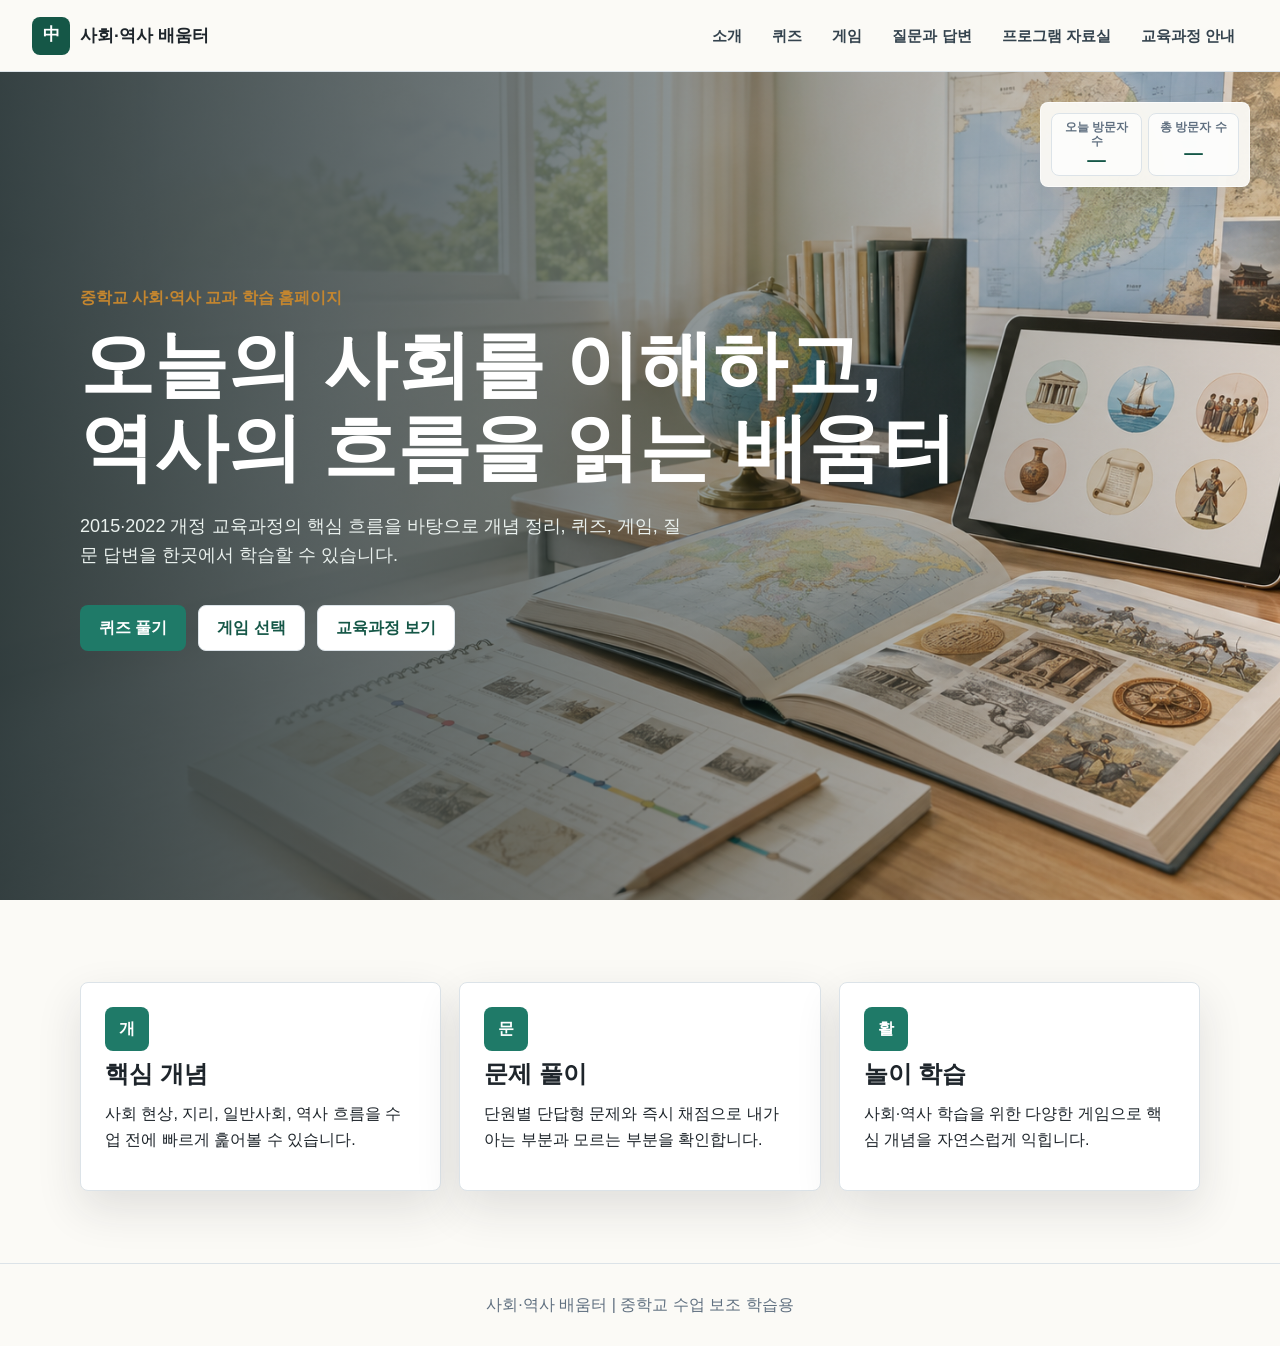
<file: index.html>
<!doctype html>
<html lang="ko">
<head>
  <meta charset="utf-8">
  <meta name="viewport" content="width=device-width, initial-scale=1">
  <title>사회·역사 배움터</title>
  <link rel="icon" href="/favicon.ico">
  <link rel="icon" type="image/svg+xml" href="/favicon.svg">
  <link rel="icon" type="image/png" sizes="32x32" href="/icons/favicon-32.png">
  <link rel="icon" type="image/png" sizes="16x16" href="/icons/favicon-16.png">
  <link rel="apple-touch-icon" sizes="180x180" href="/icons/apple-touch-icon.png">
  <link rel="manifest" href="/site.webmanifest">
  <meta name="theme-color" content="#0f2f4a">
  <link rel="stylesheet" href="style.css?v=visitor-loader-2026-07-10-01">
  <script defer src="qna-config.js?v=connection-2026-10-06"></script>
  <script defer src="script.js?v=connection-2026-10-06"></script>
</head>
<body>
  <header class="site-header">
    <a class="brand" href="index.html" aria-label="사회·역사 배움터 홈">
      <span class="brand-mark">中</span>
      <span>사회·역사 배움터</span>
    </a>
    <button class="menu-button" type="button" aria-label="메뉴 열기" aria-expanded="false">☰</button>
    <nav class="site-nav" aria-label="주요 메뉴">
      <a href="intro.html">소개</a>
      <a href="quiz.html">퀴즈</a>
      <a href="game.html">게임</a>
      <a href="qna.html">질문과 답변</a>
      <a href="programs.html">프로그램 자료실</a>
      <a href="curriculum.html">교육과정 안내</a>
    </nav>
  </header>

  <main>
    <section class="hero">
      <img src="assets/social-history-hero.png" alt="사회와 역사 학습 자료가 놓인 교실 책상">
      <div class="hero-overlay">
        <p class="eyebrow">중학교 사회·역사 교과 학습 홈페이지</p>
        <h1>
          <span class="hero-title-line">오늘의 사회를 이해하고,</span>
          <span class="hero-title-line">역사의 흐름을 읽는 배움터</span>
        </h1>
        <p>2015·2022 개정 교육과정의 핵심 흐름을 바탕으로 개념 정리, 퀴즈, 게임, 질문 답변을 한곳에서 학습할 수 있습니다.</p>
        <div class="hero-actions">
          <a class="button primary" href="quiz.html">퀴즈 풀기</a>
          <a class="button secondary" href="game.html">게임 선택</a>
          <a class="button secondary" href="curriculum.html">교육과정 보기</a>
        </div>
      </div>
      <aside class="visitor-counter" id="visitorCounter" aria-label="방문자 카운터">
        <dl class="visitor-count-list">
          <div>
            <dt>오늘 방문자 수</dt>
            <dd aria-busy="true">
              <span class="visitor-count-value is-loading" id="today-count" data-visitor-today role="status" aria-label="오늘 방문자 수 불러오는 중"></span>
              <span class="visitor-count-unit">명</span>
            </dd>
          </div>
          <div>
            <dt>총 방문자 수</dt>
            <dd aria-busy="true">
              <span class="visitor-count-value is-loading" id="total-count" data-visitor-total role="status" aria-label="총 방문자 수 불러오는 중"></span>
              <span class="visitor-count-unit">명</span>
            </dd>
          </div>
        </dl>
      </aside>
    </section>

    <section class="section preview-grid" aria-label="주요 학습 기능">
      <article class="feature-card">
        <span class="feature-icon">개</span>
        <h2>핵심 개념</h2>
        <p>사회 현상, 지리, 일반사회, 역사 흐름을 수업 전에 빠르게 훑어볼 수 있습니다.</p>
      </article>
      <article class="feature-card">
        <span class="feature-icon">문</span>
        <h2>문제 풀이</h2>
        <p>단원별 단답형 문제와 즉시 채점으로 내가 아는 부분과 모르는 부분을 확인합니다.</p>
      </article>
      <article class="feature-card">
        <span class="feature-icon">활</span>
        <h2>놀이 학습</h2>
        <p>사회·역사 학습을 위한 다양한 게임으로 핵심 개념을 자연스럽게 익힙니다.</p>
      </article>
    </section>

  </main>

  <footer class="site-footer">
    <p>사회·역사 배움터 | 중학교 수업 보조 학습용</p>
  </footer>
</body>
</html>
</file>
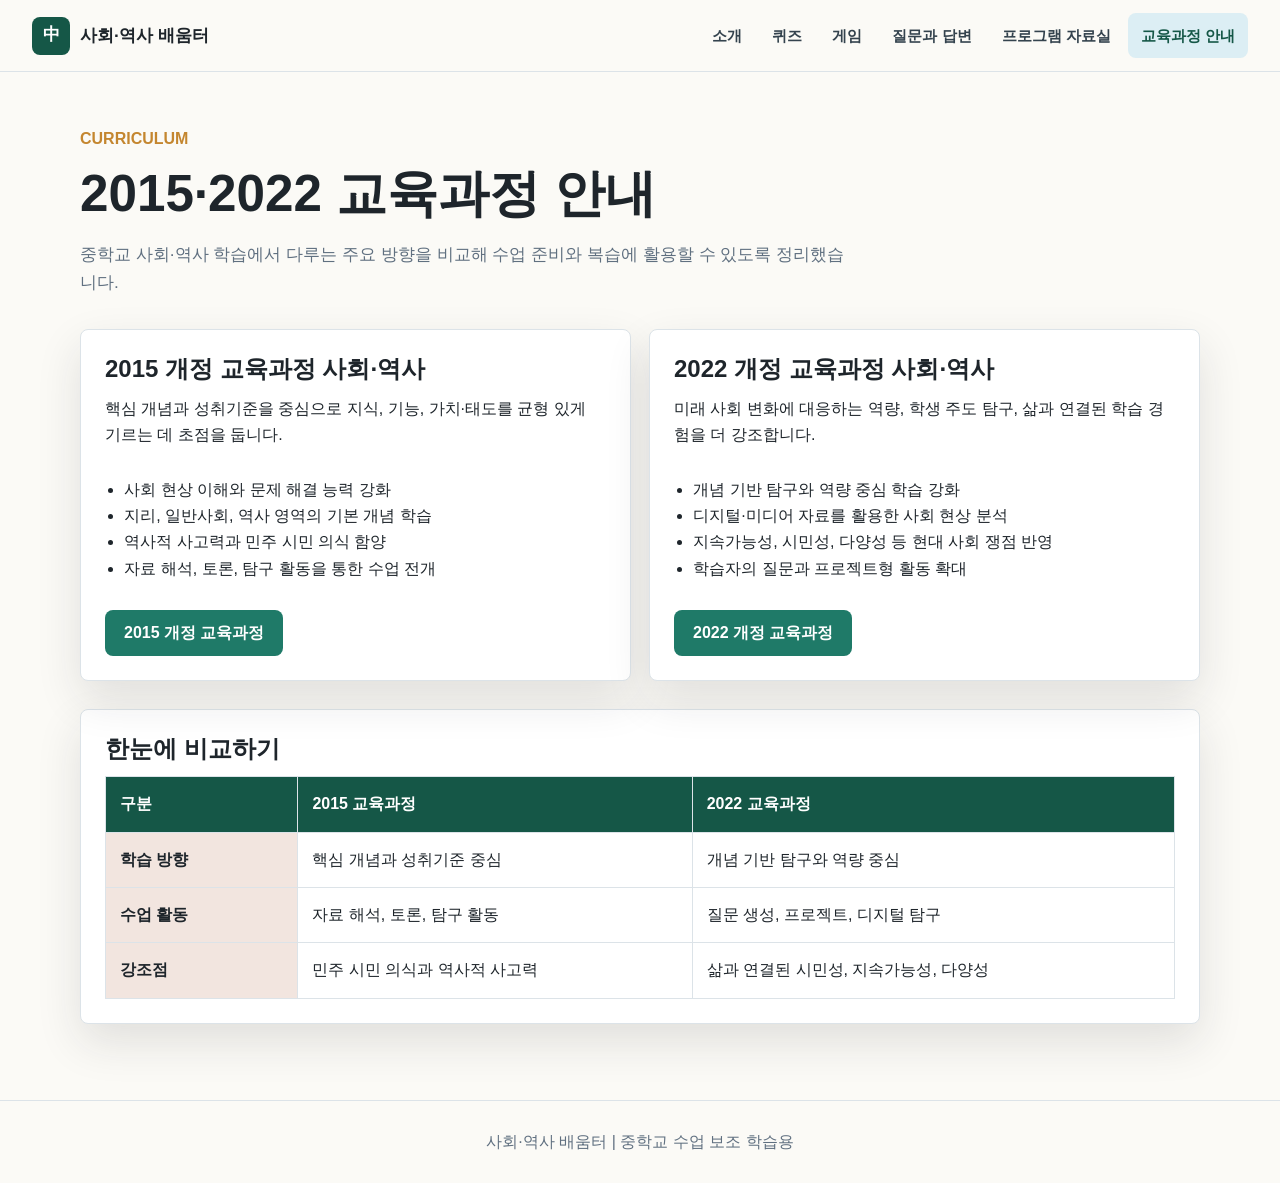
<file: curriculum.html>
<!doctype html>
<html lang="ko">
<head>
  <meta charset="utf-8">
  <meta name="viewport" content="width=device-width, initial-scale=1">
  <title>교육과정 안내 | 사회·역사 배움터</title>
  <link rel="icon" href="/favicon.ico">
  <link rel="icon" type="image/svg+xml" href="/favicon.svg">
  <link rel="icon" type="image/png" sizes="32x32" href="/icons/favicon-32.png">
  <link rel="icon" type="image/png" sizes="16x16" href="/icons/favicon-16.png">
  <link rel="apple-touch-icon" sizes="180x180" href="/icons/apple-touch-icon.png">
  <link rel="manifest" href="/site.webmanifest">
  <meta name="theme-color" content="#0f2f4a">
  <link rel="stylesheet" href="style.css?v=internal-fix-2026-07-10-02">
  <script defer src="script.js?v=connection-2026-10-06"></script>
</head>
<body>
  <header class="site-header">
    <a class="brand" href="index.html"><span class="brand-mark">中</span><span>사회·역사 배움터</span></a>
    <button class="menu-button" type="button" aria-label="메뉴 열기" aria-expanded="false">☰</button>
    <nav class="site-nav" aria-label="주요 메뉴">
      <a href="intro.html">소개</a>
      <a href="quiz.html">퀴즈</a>
      <a href="game.html">게임</a>
      <a href="qna.html">질문과 답변</a>
      <a href="programs.html">프로그램 자료실</a>
      <a href="curriculum.html">교육과정 안내</a>
    </nav>
  </header>

  <main class="page" data-curriculum-page>
    <section class="page-heading">
      <p class="eyebrow">Curriculum</p>
      <h1>2015·2022 교육과정 안내</h1>
      <p>중학교 사회·역사 학습에서 다루는 주요 방향을 비교해 수업 준비와 복습에 활용할 수 있도록 정리했습니다.</p>
    </section>

    <section class="section curriculum-grid" id="curriculum-overview" aria-label="교육과정 선택">
      <article class="curriculum-card">
        <h2>2015 개정 교육과정 사회·역사</h2>
        <p>핵심 개념과 성취기준을 중심으로 지식, 기능, 가치·태도를 균형 있게 기르는 데 초점을 둡니다.</p>
        <ul>
          <li>사회 현상 이해와 문제 해결 능력 강화</li>
          <li>지리, 일반사회, 역사 영역의 기본 개념 학습</li>
          <li>역사적 사고력과 민주 시민 의식 함양</li>
          <li>자료 해석, 토론, 탐구 활동을 통한 수업 전개</li>
        </ul>
        <div class="curriculum-card-actions">
          <a class="button primary" href="#curriculum-2015" data-curriculum-select="2015" aria-controls="curriculum-detail">2015 개정 교육과정</a>
        </div>
      </article>
      <article class="curriculum-card">
        <h2>2022 개정 교육과정 사회·역사</h2>
        <p>미래 사회 변화에 대응하는 역량, 학생 주도 탐구, 삶과 연결된 학습 경험을 더 강조합니다.</p>
        <ul>
          <li>개념 기반 탐구와 역량 중심 학습 강화</li>
          <li>디지털·미디어 자료를 활용한 사회 현상 분석</li>
          <li>지속가능성, 시민성, 다양성 등 현대 사회 쟁점 반영</li>
          <li>학습자의 질문과 프로젝트형 활동 확대</li>
        </ul>
        <div class="curriculum-card-actions">
          <a class="button primary" href="#curriculum-2022" data-curriculum-select="2022" aria-controls="curriculum-detail">2022 개정 교육과정</a>
        </div>
      </article>
    </section>

    <section class="section comparison-table" aria-label="교육과정 비교표">
      <h2>한눈에 비교하기</h2>
      <table>
        <thead>
          <tr>
            <th>구분</th>
            <th>2015 교육과정</th>
            <th>2022 교육과정</th>
          </tr>
        </thead>
        <tbody>
          <tr>
            <th>학습 방향</th>
            <td>핵심 개념과 성취기준 중심</td>
            <td>개념 기반 탐구와 역량 중심</td>
          </tr>
          <tr>
            <th>수업 활동</th>
            <td>자료 해석, 토론, 탐구 활동</td>
            <td>질문 생성, 프로젝트, 디지털 탐구</td>
          </tr>
          <tr>
            <th>강조점</th>
            <td>민주 시민 의식과 역사적 사고력</td>
            <td>삶과 연결된 시민성, 지속가능성, 다양성</td>
          </tr>
        </tbody>
      </table>
    </section>

    <section class="section curriculum-detail" id="curriculum-detail" tabindex="-1" aria-live="polite">
      <article class="curriculum-detail-article" id="curriculum-2015" data-curriculum-detail="2015">
        <div class="curriculum-detail-top">
          <div>
            <p class="eyebrow">2015 Curriculum</p>
            <h2>2015 개정 교육과정 중학교 사회·역사 요약</h2>
          </div>
          <a class="button secondary" href="#curriculum-overview" data-curriculum-back>교육과정 안내로 돌아가기</a>
        </div>

        <section class="curriculum-content-section" aria-labelledby="curriculum-2015-intro">
          <h3 id="curriculum-2015-intro">교육과정 소개</h3>
          <p>2015 개정 중학교 사회·역사는 민주 시민의 자질을 기르기 위해 사회현상과 역사적 변화를 체계적으로 이해하도록 구성되어 있습니다. 사회 영역에서는 정치, 법, 경제, 사회·문화, 지리를 통해 현대 사회의 구조와 문제를 탐구하고, 역사 영역에서는 한국사와 세계사의 주요 흐름을 비교하며 과거와 현재의 관계를 파악합니다.</p>
          <p>사회과는 사회현상 이해와 민주 시민의 자질, 자료 조사·분석, 합리적 의사 결정과 사회 참여를 중학교 학습의 중심에 둡니다.</p>
        </section>

        <section class="curriculum-content-section" aria-labelledby="curriculum-2015-social">
          <h3 id="curriculum-2015-social">사회 영역 요약</h3>
          <p>정치, 법, 경제, 사회·문화, 지리 영역의 기본 개념을 익히고 자료 해석과 탐구 활동을 통해 사회 문제를 이해하도록 구성되어 있습니다.</p>
          <div class="table-scroll">
            <table>
              <caption>2015 개정 중학교 사회 내용 체계</caption>
              <thead>
                <tr>
                  <th scope="col">영역</th>
                  <th scope="col">중학교 핵심 내용 요소</th>
                  <th scope="col">학습 요약</th>
                </tr>
              </thead>
              <tbody>
                <tr>
                  <th scope="row">정치</th>
                  <td>정치, 민주주의, 정부 형태, 지방 자치 제도, 정치 과정, 정치 주체, 선거, 시민 참여, 국제 사회, 외교, 국가 간 갈등</td>
                  <td>민주주의가 헌법과 정치 제도를 통해 실현되며 시민 참여가 정치 과정의 핵심임을 이해합니다. 지방 자치와 선거, 국제 사회의 협력과 갈등을 함께 파악합니다.</td>
                </tr>
                <tr>
                  <th scope="row">법</th>
                  <td>인권, 헌법, 기본권, 국가기관의 구성과 조직, 법의 역할, 법의 구분, 재판</td>
                  <td>헌법과 법이 기본권 보장, 국가기관 운영, 사회 질서 유지와 정의 실현에 어떤 역할을 하는지 이해합니다.</td>
                </tr>
                <tr>
                  <th scope="row">경제</th>
                  <td>희소성, 경제 체제, 기업의 역할, 자산 관리, 신용 관리, 시장, 수요·공급, 시장 가격, 국내 총생산, 물가 상승, 실업, 국제 거래, 환율</td>
                  <td>희소성에 따른 선택, 시장 가격의 결정, 국민 경제와 세계 경제의 기본 원리를 학습합니다. 합리적 소비와 금융 생활의 기초도 다룹니다.</td>
                </tr>
                <tr>
                  <th scope="row">사회·문화</th>
                  <td>사회화, 사회적 지위와 역할, 역할 갈등, 사회집단, 문화, 문화 이해 태도, 대중매체, 대중문화, 사회 불평등, 사회문제, 사회 변동, 한국 사회의 변동</td>
                  <td>개인과 사회의 관계, 문화 다양성, 대중문화, 사회 불평등과 사회문제, 현대 사회 변화의 특징을 이해합니다.</td>
                </tr>
                <tr>
                  <th scope="row">지리 인식·장소·지역</th>
                  <td>위치와 인간 생활, 지도 읽기, 지리 정보, 지리 정보 기술, 세계화와 지역화, 지역 간 상호작용</td>
                  <td>위치와 영역, 장소감, 지역성, 공간 자료 활용을 통해 세계와 우리나라의 지역을 이해합니다.</td>
                </tr>
                <tr>
                  <th scope="row">자연환경과 인간 생활</th>
                  <td>기후 지역, 열대 우림·온대 기후 지역, 산지·해안 지형, 자연재해와 인간 생활, 기후 환경 극복</td>
                  <td>기후와 지형이 인간 생활에 미치는 영향을 파악하고 자연재해와 환경 적응 방식을 이해합니다.</td>
                </tr>
                <tr>
                  <th scope="row">인문환경과 인간 생활</th>
                  <td>인구 분포·이동·문제, 도시 특성·도시화·도시 구조, 농업·공업·서비스업 입지, 자원의 편재성, 문화권, 문화 공존과 갈등</td>
                  <td>인구, 도시, 산업, 자원, 문화의 공간적 차이를 비교하고 지역 변화와 문제를 탐구합니다.</td>
                </tr>
                <tr>
                  <th scope="row">지속가능한 세계</th>
                  <td>지역 불균형, 지구환경문제, 지역 환경문제, 환경 의식, 지속가능한 발전, 개발과 보존의 조화, 인류 공존을 위한 노력</td>
                  <td>지역 간 불균등과 환경 문제를 이해하고 지속가능한 발전과 공존을 위한 해결 방안을 탐구합니다.</td>
                </tr>
              </tbody>
            </table>
          </div>
        </section>

        <section class="curriculum-content-section" aria-labelledby="curriculum-2015-history">
          <h3 id="curriculum-2015-history">역사 영역 요약</h3>
          <p>세계사의 큰 흐름과 한국사의 주요 변화를 함께 살피며, 시대별 변화가 현재 사회와 어떻게 이어지는지 이해하도록 구성되어 있습니다.</p>
          <div class="table-scroll">
            <table>
              <caption>2015 개정 중학교 역사 내용 체계</caption>
              <thead>
                <tr>
                  <th scope="col">영역/대주제</th>
                  <th scope="col">중학교 핵심 내용</th>
                  <th scope="col">학습 요약</th>
                </tr>
              </thead>
              <tbody>
                <tr>
                  <th scope="row">문명의 발생과 고대 세계의 형성</th>
                  <td>역사의 의미와 역사 학습의 목적, 세계의 선사 문화, 고대 문명, 고대 제국의 특성</td>
                  <td>인류의 출현에서 고대 문명과 제국 형성까지의 흐름을 이해합니다.</td>
                </tr>
                <tr>
                  <th scope="row">세계 종교의 확산과 지역 문화의 형성</th>
                  <td>불교·힌두교 문화, 동아시아 문화, 이슬람 문화, 크리스트교 문화</td>
                  <td>세계 종교가 지역 문화 형성과 교류에 미친 영향을 파악합니다.</td>
                </tr>
                <tr>
                  <th scope="row">지역 세계의 교류와 변화</th>
                  <td>몽골 제국과 문화 교류, 동아시아 질서 변화, 서아시아·북아프리카 질서 변화, 신항로 개척</td>
                  <td>지역 세계가 교류·전쟁·무역을 통해 변화한 과정을 이해합니다.</td>
                </tr>
                <tr>
                  <th scope="row">제국주의 침략과 국민 국가 건설 운동</th>
                  <td>국민 국가 체제, 산업화와 제국주의, 서아시아·인도·동아시아의 국민 국가 건설 운동</td>
                  <td>산업화와 제국주의의 확산, 각 지역의 저항과 개혁을 파악합니다.</td>
                </tr>
                <tr>
                  <th scope="row">세계 대전과 사회 변동</th>
                  <td>두 차례 세계 대전, 국제 질서 변화, 민주주의 확산, 인권 회복과 평화 확산</td>
                  <td>세계 대전이 정치·사회·국제 질서에 가져온 변화를 이해합니다.</td>
                </tr>
                <tr>
                  <th scope="row">현대 세계의 전개와 과제</th>
                  <td>냉전과 탈냉전, 제3세계, 세계화, 경제 통합, 탈권위주의 운동, 대중문화, 현대 세계 문제</td>
                  <td>현대 세계의 변화와 오늘날의 과제를 역사적으로 바라봅니다.</td>
                </tr>
                <tr>
                  <th scope="row">선사 문화와 고대 국가의 형성</th>
                  <td>선사 문화, 고조선, 여러 나라의 성장, 삼국의 성립과 발전, 삼국의 문화와 대외 교류</td>
                  <td>한국 고대 국가의 형성과 발전, 대외 교류를 이해합니다.</td>
                </tr>
                <tr>
                  <th scope="row">남북국 시대의 전개</th>
                  <td>신라의 삼국 통일, 통일신라의 발전, 발해의 건국과 발전, 남북국의 문화</td>
                  <td>통일신라와 발해를 남북국의 관점에서 비교합니다.</td>
                </tr>
                <tr>
                  <th scope="row">고려의 성립과 변천</th>
                  <td>고려의 건국, 통치 체제, 대외 관계, 몽골 간섭, 개혁, 고려 문화</td>
                  <td>고려 사회의 정치 변화와 문화적 특징을 파악합니다.</td>
                </tr>
                <tr>
                  <th scope="row">조선의 성립과 발전</th>
                  <td>조선의 건국, 유교 정치, 통치 체제, 사림, 문화 발달, 왜란과 호란</td>
                  <td>조선 전기의 국가 운영과 전쟁 이후 변화를 이해합니다.</td>
                </tr>
                <tr>
                  <th scope="row">조선 사회의 변동</th>
                  <td>조선 후기 정치 변동, 사회·경제 변화, 농민 봉기, 실학과 예술, 생활 문화 변화</td>
                  <td>조선 후기 변화가 근대 사회로 이어지는 배경을 파악합니다.</td>
                </tr>
                <tr>
                  <th scope="row">근·현대 사회의 전개</th>
                  <td>개항, 근대 개혁, 일제 침략과 독립운동, 대한민국 정부 수립, 6·25 전쟁, 산업화와 민주화, 평화 통일</td>
                  <td>근현대사의 주요 흐름을 현재 한국 사회와 연결해 이해합니다.</td>
                </tr>
              </tbody>
            </table>
          </div>
        </section>

        <section class="curriculum-content-section" aria-labelledby="curriculum-2015-points">
          <h3 id="curriculum-2015-points">학습 포인트</h3>
          <ul class="check-list">
            <li>핵심 개념과 성취기준을 기준으로 단원별 주요 용어를 먼저 정리합니다.</li>
            <li>지도, 통계, 사료 등 자료를 읽고 근거를 들어 설명하는 연습이 중요합니다.</li>
            <li>정치·법·경제·사회문화·지리·역사의 개념을 실제 사회 문제와 연결해 봅니다.</li>
            <li>한국사와 세계사의 흐름을 비교하며 시대 변화의 원인과 결과를 파악합니다.</li>
          </ul>
        </section>

        <section class="curriculum-content-section" aria-labelledby="curriculum-2015-feature">
          <h3 id="curriculum-2015-feature">2015 개정의 특징</h3>
          <p class="curriculum-feature-note">2015 개정 교육과정은 핵심 개념과 성취기준을 중심으로 사회현상 이해, 역사적 사고력, 민주 시민 의식, 자료 해석 활동을 균형 있게 다루는 흐름이 강합니다.</p>
          <p class="source-note">출처: 교육부 고시 제2018-162호 [별책 7] 사회과 교육과정(교육부 고시 제2015-74호의 일부개정), 공통 교육과정 사회·역사 부분 요약.</p>
        </section>
      </article>

      <article class="curriculum-detail-article" id="curriculum-2022" data-curriculum-detail="2022">
        <div class="curriculum-detail-top">
          <div>
            <p class="eyebrow">2022 Curriculum</p>
            <h2>2022 개정 교육과정 중학교 사회·역사 요약</h2>
          </div>
          <a class="button secondary" href="#curriculum-overview" data-curriculum-back>교육과정 안내로 돌아가기</a>
        </div>

        <section class="curriculum-content-section" aria-labelledby="curriculum-2022-intro">
          <h3 id="curriculum-2022-intro">교육과정 소개</h3>
          <p>2022 개정 중학교 사회·역사는 지식 암기보다 탐구와 실천을 강조합니다. 사회 영역에서는 지리, 정치, 법, 경제, 사회·문화, 역사 관련 내용을 통해 현재 사회의 문제를 분석하고 시민으로 참여하는 능력을 기르며, 역사 영역에서는 한국사와 세계사를 통합적으로 살피고 역사 자료를 바탕으로 현재의 문제를 성찰합니다.</p>
          <p>사회과는 핵심 아이디어와 지식·이해, 과정·기능, 가치·태도를 중심으로 민주시민, 생태전환, 지속가능한 삶을 강조합니다.</p>
        </section>

        <section class="curriculum-content-section" aria-labelledby="curriculum-2022-social">
          <h3 id="curriculum-2022-social">사회 영역 요약</h3>
          <p>지역과 생활, 사회 제도, 경제생활, 문화와 사회 변동을 현재의 문제 해결과 연결하고, 학생의 질문과 탐구 활동을 통해 학습하도록 구성되어 있습니다.</p>
          <div class="table-scroll">
            <table>
              <caption>2022 개정 중학교 사회 내용 체계</caption>
              <thead>
                <tr>
                  <th scope="col">영역</th>
                  <th scope="col">중학교 핵심 내용 요소</th>
                  <th scope="col">학습 요약</th>
                </tr>
              </thead>
              <tbody>
                <tr>
                  <th scope="row">지리 인식</th>
                  <td>우리나라 행정구역과 주요 도시, 세계 속 우리나라의 위치와 영역, 세계 각 지역의 국가와 주요 도시, 장소감과 장소성, 지역 간 연계와 상호작용, 지역의 문제와 발전 전망, 지리 정보와 지리적 시각화</td>
                  <td>지도와 지리정보기술을 활용하여 위치, 장소, 지역을 파악하고 지역 문제를 분석합니다.</td>
                </tr>
                <tr>
                  <th scope="row">자연환경과 인간생활</th>
                  <td>우리나라의 계절별·지역별 기후 특성과 변화, 세계 각 지역의 기후 특성, 주요 지형의 위치와 특성, 자연재해, 기후변화 대응 노력</td>
                  <td>기후·지형·자연재해가 인간 생활에 미치는 영향을 이해하고 기후변화 대응과 환경 보호 실천을 다룹니다.</td>
                </tr>
                <tr>
                  <th scope="row">인문환경과 인간생활</th>
                  <td>지역별 인구 특징, 종교·문화경관과 생활양식, 문화 다양성과 문화 혼종성, 다양한 유형의 도시와 공간 구조, 산업 변화와 당면 과제, 자원 안보, 초국적 기업, 교통 발달과 지역 변화</td>
                  <td>인구, 문화, 도시, 산업, 자원, 교통의 변화가 지역과 생활에 미치는 영향을 탐구합니다.</td>
                </tr>
                <tr>
                  <th scope="row">지속가능한 세계</th>
                  <td>지역 간 불균등, 갈등과 분쟁, 지구환경 문제, 지속가능한 발전, 국제 협력과 연대, 평화와 공존</td>
                  <td>공간적 불균등과 환경 문제를 이해하고 지속가능한 미래를 위한 협력과 실천 방안을 모색합니다.</td>
                </tr>
                <tr>
                  <th scope="row">정치</th>
                  <td>민주주의, 정치 과정, 정치 주체, 선거, 시민 참여, 지방 자치, 국제 사회와 외교</td>
                  <td>민주주의의 원리와 정치 참여의 의미를 이해하고, 지역·국가·세계 수준의 정치 문제를 분석합니다.</td>
                </tr>
                <tr>
                  <th scope="row">법</th>
                  <td>인권, 헌법, 기본권, 국가기관, 법의 역할, 재판, 사회 질서와 정의</td>
                  <td>헌법과 법이 시민의 권리 보장과 공동체 질서 유지에 어떤 역할을 하는지 학습합니다.</td>
                </tr>
                <tr>
                  <th scope="row">경제</th>
                  <td>희소성, 합리적 선택, 시장과 가격, 경제 주체, 국민 경제, 물가·실업, 국제 거래, 금융 생활</td>
                  <td>경제생활의 기본 원리를 이해하고 시장과 국가 경제, 세계 경제 및 금융 생활을 생활 문제와 연결합니다.</td>
                </tr>
                <tr>
                  <th scope="row">사회·문화</th>
                  <td>사회화, 지위와 역할, 사회집단, 문화 이해, 대중문화, 문화 다양성, 사회 불평등, 사회문제, 사회 변동</td>
                  <td>개인과 사회의 관계, 문화 다양성, 불평등과 사회 변동을 탐구하고 민주적 해결 태도를 기릅니다.</td>
                </tr>
                <tr>
                  <th scope="row">역사 일반·지역사·한국사</th>
                  <td>역사의 의미, 지역의 역사, 시대별 생활 모습, 한국사의 주요 흐름</td>
                  <td>역사 자료를 통해 지역과 시대에 따라 달라진 사람들의 생활 모습을 이해하고 현재의 삶을 성찰합니다.</td>
                </tr>
              </tbody>
            </table>
          </div>
        </section>

        <section class="curriculum-content-section" aria-labelledby="curriculum-2022-history">
          <h3 id="curriculum-2022-history">역사 영역 요약</h3>
          <p>역사를 자료에 근거해 해석하고 설명하는 탐구 과정으로 다루며, 세계사와 한국사의 흐름을 현재의 과제와 연결해 성찰하도록 구성되어 있습니다.</p>
          <div class="table-scroll">
            <table>
              <caption>2022 개정 중학교 역사 내용 체계</caption>
              <thead>
                <tr>
                  <th scope="col">영역/대주제</th>
                  <th scope="col">중학교 핵심 내용</th>
                  <th scope="col">학습 요약</th>
                </tr>
              </thead>
              <tbody>
                <tr>
                  <th scope="row">역사 학습의 기초</th>
                  <td>역사 학습의 의미, 역사 자료의 성격, 역사 탐구 방법, 역사적 관점과 해석</td>
                  <td>역사가 과거 사실의 암기가 아니라 자료를 근거로 해석하고 설명하는 탐구 과정임을 이해합니다.</td>
                </tr>
                <tr>
                  <th scope="row">문명의 발생과 고대 세계의 형성</th>
                  <td>선사 문화, 문명의 발생, 고대 세계의 형성, 고대 사회의 특징</td>
                  <td>인류의 출현과 문명 발생, 고대 사회의 형성 과정을 세계사와 한국사의 기초로 파악합니다.</td>
                </tr>
                <tr>
                  <th scope="row">세계 종교의 확산과 지역 문화의 발전</th>
                  <td>불교, 힌두교, 이슬람교, 크리스트교 등 세계 종교의 확산과 지역 문화 형성</td>
                  <td>종교와 사상이 지역 문화의 형성과 교류에 미친 영향을 이해합니다.</td>
                </tr>
                <tr>
                  <th scope="row">지역 세계의 교류와 변화</th>
                  <td>지역 세계 간 교류, 몽골 제국, 동서 교류, 지역 질서 변화</td>
                  <td>교류와 갈등을 통해 각 지역 세계가 변화한 과정을 파악합니다.</td>
                </tr>
                <tr>
                  <th scope="row">제국주의와 국민 국가 건설 운동</th>
                  <td>산업화, 제국주의, 국민 국가 형성, 각 지역의 저항과 개혁 운동</td>
                  <td>제국주의의 확산과 그에 대응한 국민 국가 건설 운동을 이해합니다.</td>
                </tr>
                <tr>
                  <th scope="row">세계 대전과 사회 변동</th>
                  <td>제1·2차 세계 대전, 국제 질서 변화, 민주주의와 인권, 사회 변화</td>
                  <td>세계 대전이 정치, 사회, 인권, 평화의 문제를 어떻게 바꾸었는지 학습합니다.</td>
                </tr>
                <tr>
                  <th scope="row">현대 세계의 전개와 과제</th>
                  <td>냉전과 탈냉전, 세계화, 대중문화, 현대 세계의 문제, 지속가능한 사회의 과제</td>
                  <td>현대 세계의 과제를 역사적 관점에서 파악하고 지속가능한 사회를 생각합니다.</td>
                </tr>
                <tr>
                  <th scope="row">국가의 형성과 발전</th>
                  <td>고조선, 여러 나라의 성장, 삼국의 성립과 발전</td>
                  <td>한국 고대 국가의 성립과 발전을 동아시아의 흐름 속에서 이해합니다.</td>
                </tr>
                <tr>
                  <th scope="row">통일신라와 발해</th>
                  <td>남북국의 성립, 통일신라와 발해의 정치·사회·문화</td>
                  <td>통일신라와 발해의 발전을 비교하고 남북국 시대의 의미를 파악합니다.</td>
                </tr>
                <tr>
                  <th scope="row">고려의 성립과 변천</th>
                  <td>고려의 건국, 정치 변화, 대외 관계, 사회와 문화</td>
                  <td>고려 사회의 변천과 대외 관계, 문화적 특징을 이해합니다.</td>
                </tr>
                <tr>
                  <th scope="row">조선의 성립과 발전</th>
                  <td>조선의 건국, 통치 체제, 유교 정치, 사회와 문화의 발전</td>
                  <td>조선의 국가 운영 방식과 유교 문화의 특징을 파악합니다.</td>
                </tr>
                <tr>
                  <th scope="row">조선 사회의 변동</th>
                  <td>조선 후기 정치·사회·경제·문화 변화, 새로운 사상과 사회 움직임</td>
                  <td>조선 후기 변화가 근대 사회로 이어지는 배경을 이해합니다.</td>
                </tr>
                <tr>
                  <th scope="row">근·현대 사회로의 전환</th>
                  <td>개항, 근대 개혁, 일제 침략과 독립운동, 대한민국의 발전, 평화와 통일, 진로연계 학습</td>
                  <td>근현대사의 주요 변화를 현재 한국 사회와 자신의 삶, 진로와 연결하여 탐구합니다.</td>
                </tr>
              </tbody>
            </table>
          </div>
        </section>

        <section class="curriculum-content-section" aria-labelledby="curriculum-2022-points">
          <h3 id="curriculum-2022-points">학습 포인트</h3>
          <ul class="check-list">
            <li>핵심 아이디어를 먼저 잡고 지식·이해, 과정·기능, 가치·태도를 함께 정리합니다.</li>
            <li>사회 문제를 스스로 질문하고 자료를 찾아 분석하는 탐구 과정을 연습합니다.</li>
            <li>기후변화, 지속가능성, 문화 다양성, 시민 참여 같은 현대 사회 쟁점을 생활과 연결합니다.</li>
            <li>역사 자료를 근거로 해석하고 현재의 문제를 역사적 관점에서 바라봅니다.</li>
          </ul>
        </section>

        <section class="curriculum-content-section" aria-labelledby="curriculum-2022-feature">
          <h3 id="curriculum-2022-feature">2022 개정의 특징</h3>
          <p class="curriculum-feature-note">2022 개정 교육과정은 2015 개정의 핵심 개념 학습을 바탕으로 학생 주도 탐구, 디지털·미디어 자료 활용, 생태전환과 지속가능한 삶, 삶과 진로에 연결되는 학습 경험을 더 강조합니다.</p>
          <p class="source-note">출처: 교육부 고시 제2022-33호 [별책 7] 사회과 교육과정, 공통 교육과정 사회·역사 부분 요약.</p>
        </section>
      </article>
    </section>
  </main>

  <footer class="site-footer">
    <p>사회·역사 배움터 | 중학교 수업 보조 학습용</p>
  </footer>
</body>
</html>
</file>
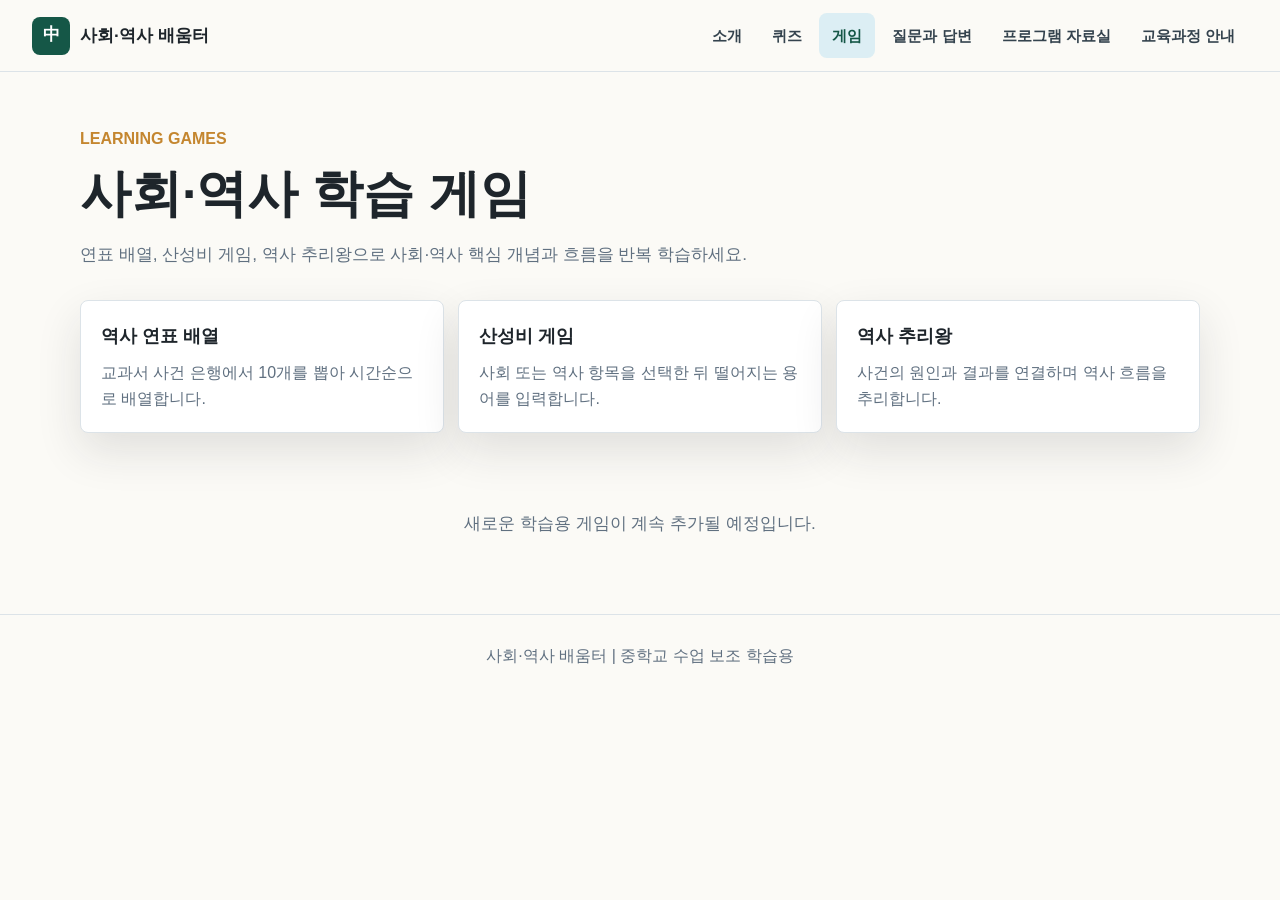
<file: game.html>
<!doctype html>
<html lang="ko">
<head>
  <meta charset="utf-8">
  <meta name="viewport" content="width=device-width, initial-scale=1">
  <title>게임 | 사회·역사 배움터</title>
  <link rel="icon" href="/favicon.ico">
  <link rel="icon" type="image/svg+xml" href="/favicon.svg">
  <link rel="icon" type="image/png" sizes="32x32" href="/icons/favicon-32.png">
  <link rel="icon" type="image/png" sizes="16x16" href="/icons/favicon-16.png">
  <link rel="apple-touch-icon" sizes="180x180" href="/icons/apple-touch-icon.png">
  <link rel="manifest" href="/site.webmanifest">
  <meta name="theme-color" content="#0f2f4a">
  <link rel="stylesheet" href="style.css?v=ranking-date-2026-07-13-03">
  <script defer src="qna-config.js?v=connection-2026-10-06"></script>
  <script defer src="quiz-data.js"></script>
  <script defer src="script.js?v=connection-2026-10-06"></script>
</head>
<body>
  <header class="site-header">
    <a class="brand" href="index.html"><span class="brand-mark">中</span><span>사회·역사 배움터</span></a>
    <button class="menu-button" type="button" aria-label="메뉴 열기" aria-expanded="false">☰</button>
    <nav class="site-nav" aria-label="주요 메뉴">
      <a href="intro.html">소개</a>
      <a href="quiz.html">퀴즈</a>
      <a href="game.html">게임</a>
      <a href="qna.html">질문과 답변</a>
      <a href="programs.html">프로그램 자료실</a>
      <a href="curriculum.html">교육과정 안내</a>
    </nav>
  </header>

  <main class="page">
    <section class="page-heading">
      <p class="eyebrow">Learning Games</p>
      <h1>사회·역사 학습 게임</h1>
      <p>연표 배열, 산성비 게임, 역사 추리왕으로 사회·역사 핵심 개념과 흐름을 반복 학습하세요.</p>
    </section>

    <section class="section game-picker" aria-label="게임 선택">
      <button class="game-choice" type="button" data-game-choice="timeline">
        <strong>역사 연표 배열</strong>
        <span>교과서 사건 은행에서 10개를 뽑아 시간순으로 배열합니다.</span>
      </button>
      <button class="game-choice" type="button" data-game-choice="acid">
        <strong>산성비 게임</strong>
        <span>사회 또는 역사 항목을 선택한 뒤 떨어지는 용어를 입력합니다.</span>
      </button>
      <button class="game-choice" type="button" data-game-choice="detective">
        <strong>역사 추리왕</strong>
        <span>사건의 원인과 결과를 연결하며 역사 흐름을 추리합니다.</span>
      </button>
      <p class="game-picker-note">새로운 학습용 게임이 계속 추가될 예정입니다.</p>
    </section>

    <section class="section game-shell game-panel" id="timelineGame" data-game-panel="timeline">
      <div class="game-heading-row">
        <div>
          <div class="timeline-title-row">
            <h2>역사 연표 배열 게임</h2>
            <div class="timeline-mode" aria-label="연표 범위 선택">
              <button class="active" type="button" data-timeline-mode="korean">한국사</button>
              <button type="button" data-timeline-mode="world">세계사</button>
            </div>
          </div>
          <p>교과서 주요 역사 사건 중 10개가 무작위로 제시됩니다. 사건 카드를 오래된 순서에서 최근 순서로 배열하면 합격입니다.</p>
        </div>
        <div class="game-actions">
          <button class="button secondary small" type="button" id="shuffleTimeline">새 10개 뽑기</button>
          <button class="button primary small" type="button" id="checkTimeline">정답 확인</button>
        </div>
      </div>
      <div class="timeline-status" id="timelineStatus" aria-live="polite"></div>
      <ol class="timeline-list" id="timelineList"></ol>
      <div class="timeline-result-modal" id="timelineResultModal" role="dialog" aria-modal="true" aria-labelledby="timelineResultTitle" hidden>
        <button class="timeline-result-backdrop" type="button" aria-label="결과 닫기" data-timeline-result-close></button>
        <div class="timeline-result-panel" tabindex="-1">
          <div class="timeline-result-copy">
            <p class="eyebrow">Result</p>
            <h3 id="timelineResultTitle"></h3>
            <p id="timelineResultSummary"></p>
          </div>
          <div class="timeline-result-answer">
            <strong>정답 순서</strong>
            <ol class="timeline-answer" id="timelineResultAnswer"></ol>
          </div>
          <div class="timeline-result-actions">
            <button class="button primary small" type="button" id="restartTimelineResult">다시 시작</button>
            <button class="button secondary small" type="button" data-timeline-result-close>닫기</button>
          </div>
        </div>
      </div>
      <details class="timeline-bank">
        <summary>교과서 역사 사건 은행 보기</summary>
        <div id="timelineBankList" class="timeline-bank-list"></div>
      </details>
    </section>

    <section class="section game-shell game-panel" id="acidRainGame" data-game-panel="acid" data-acid-game data-acid-terms="social">
      <div class="game-heading-row">
        <div>
          <div class="timeline-title-row">
            <h2 data-acid-title>사회 용어 산성비 게임</h2>
            <div class="timeline-mode acid-mode" aria-label="산성비 항목 선택">
              <button class="active" type="button" data-acid-mode="social">사회</button>
              <button type="button" data-acid-mode="history">역사</button>
            </div>
          </div>
          <p>PC에서는 스페이스바로, 모바일에서는 화면 터치로 시작하세요. 떨어지는 용어를 입력하고 Enter를 누르면 막을 수 있습니다.</p>
        </div>
        <div class="game-actions">
          <button class="button primary small" type="button" data-acid-start>시작</button>
          <button class="button secondary small" type="button" data-acid-reset>초기화</button>
        </div>
      </div>

      <div class="acid-status" aria-label="산성비 게임 상태">
        <span>항목 <strong data-acid-mode-status>사회</strong></span>
        <span>점수 <strong data-acid-score>0</strong></span>
        <span>생명 <strong data-acid-lives>5</strong></span>
        <span>단계 <strong data-acid-level>1</strong></span>
        <span>생존시간 <strong data-acid-time>00:00.0</strong></span>
        <span>배점: 음절 당 2점, 최대 10점</span>
      </div>

      <div class="acid-arena" data-acid-arena aria-label="사회 용어 산성비 게임장">
        <p class="acid-ready" data-acid-ready>터치하면 사회 용어가 떨어집니다.</p>
        <form class="acid-result-form acid-rank-panel" data-acid-rank-form hidden>
          <div class="acid-rank-entry" data-acid-rank-entry>
            <label for="acidRankName" data-acid-rank-label>랭킹 이름</label>
            <input id="acidRankName" type="text" autocomplete="name" maxlength="12" placeholder="이름 입력" data-acid-rank-name>
            <button class="button primary small" type="submit" data-acid-rank-submit>랭킹 등록</button>
          </div>
          <div class="acid-post-rank-actions" data-acid-post-rank-actions hidden>
            <button class="button primary small" type="button" data-acid-restart>다시하기</button>
            <button class="button secondary small" type="button" data-acid-exit>나가기</button>
          </div>
          <p class="acid-rank-message" data-acid-rank-message aria-live="polite"></p>
        </form>
      </div>

      <form class="acid-input-row" data-acid-form>
        <label for="acidAnswer">용어 입력</label>
        <input id="acidAnswer" name="acid-term-answer" type="text" inputmode="text" autocomplete="off" autocorrect="off" autocapitalize="none" spellcheck="false" enterkeyhint="done" placeholder="떨어지는 용어를 입력하세요" data-acid-answer disabled>
        <button class="button primary" type="submit" data-acid-submit disabled>입력</button>
      </form>

      <div class="result-box acid-result-panel" data-acid-result aria-live="polite">
        <div data-acid-result-summary></div>
      </div>

      <section class="acid-ranking" aria-label="산성비 게임 랭킹">
        <h3>산성비 게임 랭킹</h3>
        <div class="acid-ranking-grid" data-acid-rankings></div>
      </section>
    </section>

    <section class="section game-panel history-game-panel" id="detectiveGame" data-game-panel="detective" aria-label="역사 추리왕 게임">
      <iframe
        class="history-game-frame"
        data-history-game-frame
        src="history-cause-effect-game.html?embed=1&amp;v=ranking-auto-open-2026-07-20-01"
        title="역사 추리왕"
        loading="lazy"></iframe>
    </section>
  </main>

  <footer class="site-footer">
    <p>사회·역사 배움터 | 중학교 수업 보조 학습용</p>
  </footer>
</body>
</html>
</file>
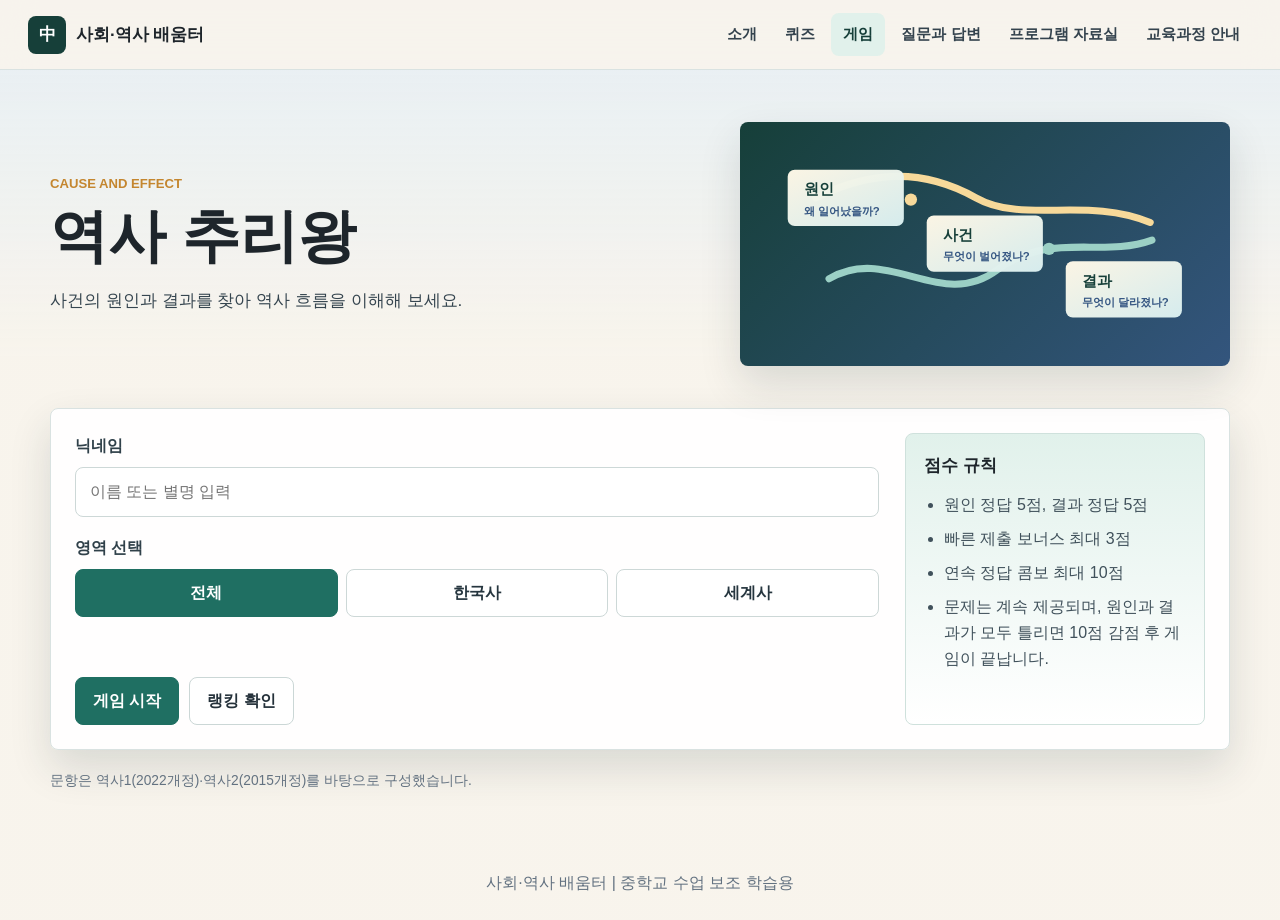
<file: history-cause-effect-game.html>
<!doctype html>
<html lang="ko">
<head>
  <meta charset="utf-8">
  <meta name="viewport" content="width=device-width, initial-scale=1">
  <title>역사 추리왕 | 사회·역사 배움터</title>
  <meta name="theme-color" content="#163f39">
  <script>
    if (new URLSearchParams(window.location.search).get("embed") === "1") {
      document.documentElement.classList.add("embedded-history-game");
    }
  </script>

  <!-- =========================
       1. STYLE
  ========================= -->
  <style>
    :root {
      --ink: #1e252b;
      --muted: #637281;
      --paper: #f8f4ec;
      --panel: #ffffff;
      --line: #d9e2e1;
      --forest: #1f6f62;
      --forest-dark: #163f39;
      --indigo: #365783;
      --gold: #c4862f;
      --rose: #bf5149;
      --mint: #e1f1eb;
      --sky: #e2eef7;
      --sand: #f5e7cb;
      --shadow: 0 18px 42px rgba(31, 50, 56, 0.14);
      --radius: 8px;
    }

    * {
      box-sizing: border-box;
    }

    html {
      min-height: 100%;
      background: var(--paper);
    }

    body {
      min-height: 100%;
      margin: 0;
      color: var(--ink);
      font-family: "Noto Sans KR", "Apple SD Gothic Neo", "Malgun Gothic", Arial, sans-serif;
      line-height: 1.62;
      background:
        linear-gradient(180deg, rgba(226, 238, 247, 0.82), rgba(248, 244, 236, 0.98) 360px),
        var(--paper);
    }

    html.embedded-history-game,
    html.embedded-history-game body {
      min-height: auto;
      background: transparent;
    }

    html.embedded-history-game .site-header,
    html.embedded-history-game .app-hero,
    html.embedded-history-game .site-footer {
      display: none;
    }

    html.embedded-history-game .app {
      width: 100%;
      padding: 0;
    }

    .embedded-game-title {
      display: none;
      margin: 0 0 8px;
      font-size: 1.5em;
      line-height: 1.25;
    }

    html.embedded-history-game .embedded-game-title {
      display: block;
    }

    button,
    input {
      font: inherit;
    }

    button {
      cursor: pointer;
    }

    a {
      color: inherit;
      text-decoration: none;
    }

    .site-header {
      position: sticky;
      top: 0;
      z-index: 20;
      display: flex;
      min-height: 70px;
      align-items: center;
      justify-content: space-between;
      gap: 20px;
      padding: 0 28px;
      background: rgba(248, 244, 236, 0.94);
      border-bottom: 1px solid var(--line);
      backdrop-filter: blur(16px);
    }

    .brand {
      display: inline-flex;
      align-items: center;
      gap: 10px;
      font-size: 1.06rem;
      font-weight: 900;
      white-space: nowrap;
    }

    .brand-mark {
      display: inline-grid;
      width: 38px;
      height: 38px;
      place-items: center;
      color: #fff;
      background: var(--forest-dark);
      border-radius: var(--radius);
      font-family: Georgia, serif;
      font-weight: 900;
    }

    .site-nav {
      display: flex;
      align-items: center;
      gap: 4px;
    }

    .site-nav a {
      padding: 9px 12px;
      color: #34434e;
      border-radius: var(--radius);
      font-size: 0.94rem;
      font-weight: 800;
    }

    .site-nav a:hover,
    .site-nav a[aria-current="page"] {
      color: var(--forest-dark);
      background: var(--mint);
    }

    .app {
      width: min(1180px, calc(100% - 36px));
      margin: 0 auto;
      padding: 34px 0 54px;
    }

    .app-hero {
      display: grid;
      grid-template-columns: minmax(0, 1.15fr) minmax(280px, 0.85fr);
      gap: 28px;
      align-items: center;
      margin-bottom: 24px;
    }

    .hero-copy {
      display: grid;
      align-content: center;
      min-height: 280px;
      padding: 32px 0;
    }

    .eyebrow {
      margin: 0 0 10px;
      color: var(--gold);
      font-size: 0.82rem;
      font-weight: 900;
      letter-spacing: 0;
      text-transform: uppercase;
    }

    h1,
    h2,
    h3,
    p {
      overflow-wrap: break-word;
      word-break: keep-all;
    }

    h1 {
      max-width: 820px;
      margin: 0;
      font-size: clamp(2.2rem, 4.5vw, 4.15rem);
      line-height: 1.12;
      letter-spacing: 0;
    }

    .hero-copy p:not(.eyebrow) {
      max-width: 660px;
      margin: 18px 0 0;
      color: #35454f;
      font-size: 1.08rem;
    }

    .cause-map {
      display: grid;
      min-height: 218px;
      align-items: center;
      padding: 16px;
      color: #f6faf7;
      background:
        linear-gradient(135deg, rgba(22, 63, 57, 0.96), rgba(54, 87, 131, 0.92)),
        #163f39;
      border-radius: var(--radius);
      box-shadow: var(--shadow);
      overflow: hidden;
    }

    .cause-map svg {
      width: 100%;
      height: auto;
      display: block;
    }

    .screen {
      display: none;
    }

    .screen.active {
      display: block;
    }

    .panel {
      background: rgba(255, 255, 255, 0.94);
      border: 1px solid var(--line);
      border-radius: var(--radius);
      box-shadow: var(--shadow);
    }

    .setup-panel {
      display: grid;
      grid-template-columns: minmax(0, 1fr) 300px;
      gap: 26px;
      padding: 24px;
    }

    .form-grid {
      display: grid;
      gap: 18px;
    }

    .field {
      display: grid;
      gap: 8px;
    }

    .field label,
    .control-title {
      color: #30414a;
      font-weight: 900;
    }

    input[type="text"] {
      width: 100%;
      min-height: 50px;
      padding: 0 14px;
      color: var(--ink);
      background: #fff;
      border: 1px solid #cdd8d7;
      border-radius: var(--radius);
      outline: none;
    }

    input[type="text"]:focus {
      border-color: var(--forest);
      box-shadow: 0 0 0 3px rgba(31, 111, 98, 0.14);
    }

    .segmented {
      display: grid;
      grid-template-columns: repeat(3, minmax(0, 1fr));
      gap: 8px;
    }

    .mode-grid {
      grid-template-columns: repeat(2, minmax(0, 1fr));
    }

    .chip {
      min-height: 48px;
      padding: 8px 10px;
      color: #26363f;
      background: #fff;
      border: 1px solid #cdd8d7;
      border-radius: var(--radius);
      font-weight: 900;
    }

    .chip[aria-pressed="true"] {
      color: #fff;
      background: var(--forest);
      border-color: var(--forest);
    }

    .button-row {
      display: flex;
      flex-wrap: wrap;
      gap: 10px;
      align-items: center;
    }

    .button {
      display: inline-flex;
      min-height: 48px;
      align-items: center;
      justify-content: center;
      gap: 8px;
      padding: 0 17px;
      color: #24313a;
      background: #fff;
      border: 1px solid #cbd7d6;
      border-radius: var(--radius);
      font-weight: 900;
    }

    .button.primary {
      color: #fff;
      background: var(--forest);
      border-color: var(--forest);
    }

    .button.primary:hover,
    .button.primary:focus-visible {
      background: var(--forest-dark);
      border-color: var(--forest-dark);
    }

    .button.secondary:hover,
    .button.secondary:focus-visible {
      background: var(--sky);
    }

    .button.warn {
      color: #fff;
      background: var(--rose);
      border-color: var(--rose);
    }

    .button:disabled {
      cursor: not-allowed;
      opacity: 0.52;
    }

    .setup-note {
      display: grid;
      gap: 12px;
      align-content: start;
      padding: 18px;
      background: linear-gradient(180deg, var(--mint), #fff);
      border: 1px solid #cfe1dc;
      border-radius: var(--radius);
    }

    .setup-note h2 {
      margin: 0;
      font-size: 1.08rem;
    }

    .setup-note ul {
      display: grid;
      gap: 8px;
      margin: 0;
      padding-left: 20px;
      color: #40515b;
    }

    .inline-message {
      min-height: 24px;
      margin: 0;
      color: var(--rose);
      font-weight: 800;
    }

    .game-panel {
      padding: 20px;
    }

    .status-bar {
      display: grid;
      grid-template-columns: repeat(5, minmax(0, 1fr));
      gap: 10px;
      margin-bottom: 16px;
    }

    .stat {
      min-width: 0;
      padding: 10px;
      background: #fff;
      border: 1px solid var(--line);
      border-radius: var(--radius);
    }

    .stat span {
      display: block;
      color: var(--muted);
      font-size: 0.78rem;
      font-weight: 900;
      line-height: 1.25;
    }

    .stat strong {
      display: block;
      margin-top: 2px;
      color: var(--forest-dark);
      font-size: 1.18rem;
      font-variant-numeric: tabular-nums;
      line-height: 1.18;
    }

    .question-layout {
      display: grid;
      grid-template-columns: 1fr;
      gap: 14px;
      align-items: start;
    }

    .event-card {
      display: grid;
      gap: 9px;
      align-content: start;
      padding: 16px;
      scroll-margin-top: 86px;
      color: #fff;
      background:
        linear-gradient(140deg, rgba(31, 111, 98, 0.96), rgba(54, 87, 131, 0.92)),
        var(--forest-dark);
      border-radius: var(--radius);
    }

    .event-card .eyebrow {
      margin: 0;
      color: #f3cf82;
    }

    .event-card h2 {
      margin: 0;
      font-size: clamp(1.35rem, 2vw, 1.9rem);
      line-height: 1.18;
    }

    .event-label {
      color: #dceef4;
      font-size: 0.82rem;
      font-weight: 900;
    }

    .event-meta {
      display: flex;
      flex-wrap: wrap;
      gap: 8px;
      margin: 0;
      padding: 0;
      list-style: none;
    }

    .event-meta li {
      padding: 4px 8px;
      color: #173631;
      background: rgba(255, 255, 255, 0.84);
      border-radius: var(--radius);
      font-size: 0.8rem;
      font-weight: 900;
    }

    .event-guide {
      margin: 0;
      color: #eaf5f1;
      font-weight: 800;
      line-height: 1.45;
    }

    .guide-mobile {
      display: none;
    }

    .choice-columns {
      display: grid;
      grid-template-columns: repeat(2, minmax(0, 1fr));
      gap: 16px;
      align-items: start;
    }

    .choice-group {
      display: grid;
      gap: 10px;
      padding: 16px;
      background: #fff;
      border: 1px solid var(--line);
      border-radius: var(--radius);
    }

    .choice-group h3 {
      display: flex;
      align-items: center;
      gap: 8px;
      margin: 0;
      font-size: 1.04rem;
    }

    .choice-list {
      display: grid;
      gap: 8px;
    }

    .choice {
      position: relative;
      width: 100%;
      min-height: 58px;
      padding: 12px 14px 12px 44px;
      color: #263640;
      background: #fff;
      border: 1px solid #cfdada;
      border-radius: var(--radius);
      text-align: left;
      font-weight: 760;
    }

    .choice::before {
      position: absolute;
      top: 14px;
      left: 13px;
      display: grid;
      width: 22px;
      height: 22px;
      place-items: center;
      color: var(--muted);
      border: 1px solid #b9c7c5;
      border-radius: 50%;
      content: "";
      font-size: 0.78rem;
      font-weight: 900;
      line-height: 1;
    }

    .choice:hover,
    .choice:focus-visible {
      border-color: var(--indigo);
      background: #f7fbff;
    }

    .choice.selected {
      border-color: var(--indigo);
      background: var(--sky);
      box-shadow: inset 0 0 0 2px rgba(54, 87, 131, 0.18);
    }

    .choice.selected::before {
      color: #fff;
      background: var(--indigo);
      border-color: var(--indigo);
      content: "✓";
    }

    .choice.correct {
      border-color: var(--forest);
      background: var(--mint);
    }

    .choice.correct::after,
    .choice.wrong::after {
      display: block;
      margin-top: 6px;
      font-size: 0.84rem;
      font-weight: 900;
    }

    .choice.correct::after {
      color: var(--forest-dark);
      content: "정답";
    }

    .choice.wrong {
      border-color: var(--rose);
      background: #faece9;
    }

    .choice.wrong::after {
      color: #8d312c;
      content: "선택한 오답";
    }

    .game-toolbar {
      display: flex;
      justify-content: flex-end;
      gap: 10px;
      margin-top: 16px;
      flex-wrap: wrap;
    }

    .feedback {
      display: none;
      margin-top: 8px;
      padding: 12px;
      scroll-margin-top: 86px;
      border: 1px solid var(--line);
      border-radius: var(--radius);
      background: #fff;
      color: var(--ink);
    }

    .feedback.show {
      display: block;
    }

    .feedback.correct {
      border-color: #bcd9ce;
      background: #f0faf5;
    }

    .feedback.partial {
      border-color: #e2c997;
      background: #fff8ea;
    }

    .feedback.wrong {
      border-color: #e4b7b0;
      background: #fff1ef;
    }

    .feedback h3 {
      margin: 0 0 8px;
      font-size: 1rem;
    }

    .feedback p {
      margin: 6px 0;
      line-height: 1.5;
    }

    .feedback-title {
      margin-bottom: 5px;
      color: var(--gold);
      font-size: 0.78rem;
      font-weight: 900;
      text-transform: uppercase;
    }

    .feedback-actions {
      display: flex;
      justify-content: flex-end;
      margin-top: 12px;
    }

    .feedback-actions .button {
      min-height: 42px;
      width: auto;
    }

    .result-panel,
    .ranking-panel {
      display: grid;
      gap: 18px;
      padding: 24px;
    }

    .result-grid {
      display: grid;
      grid-template-columns: repeat(4, minmax(0, 1fr));
      gap: 10px;
    }

    .result-stat {
      padding: 14px;
      background: #fff;
      border: 1px solid var(--line);
      border-radius: var(--radius);
      text-align: center;
    }

    .result-stat span {
      display: block;
      color: var(--muted);
      font-size: 0.78rem;
      font-weight: 900;
    }

    .result-stat strong {
      display: block;
      color: var(--forest-dark);
      font-size: 1.5rem;
      font-variant-numeric: tabular-nums;
    }

    .feedback-copy {
      padding: 16px;
      background: var(--sand);
      border: 1px solid #e7cfa0;
      border-radius: var(--radius);
      font-weight: 900;
    }

    .ranking-save-message {
      min-height: 28px;
      margin: 0;
      color: var(--forest-dark);
      font-weight: 900;
    }

    .ranking-save-message.error {
      color: var(--rose);
    }

    .ranking-table-wrap {
      overflow-x: auto;
      border: 1px solid var(--line);
      border-radius: var(--radius);
      background: #fff;
    }

    table {
      width: 100%;
      border-collapse: collapse;
      min-width: 620px;
    }

    th,
    td {
      padding: 11px 12px;
      border-bottom: 1px solid var(--line);
      text-align: left;
      vertical-align: middle;
    }

    th {
      color: #31424b;
      background: #f4f8f8;
      font-size: 0.88rem;
      font-weight: 900;
      white-space: nowrap;
    }

    tbody tr:last-child td {
      border-bottom: 0;
    }

    .empty-state {
      padding: 18px;
      color: var(--muted);
      background: #fff;
      border: 1px dashed #bdc9c8;
      border-radius: var(--radius);
      text-align: center;
      font-weight: 800;
    }

    .ranking-modal {
      position: fixed;
      inset: 0;
      z-index: 80;
      display: grid;
      place-items: center;
      padding: 24px;
    }

    .ranking-modal[hidden] {
      display: none;
    }

    .ranking-modal-backdrop {
      position: absolute;
      inset: 0;
      border: 0;
      padding: 0;
      background: rgba(30, 37, 43, 0.54);
      cursor: pointer;
    }

    .ranking-modal-panel {
      position: relative;
      z-index: 1;
      display: grid;
      gap: 16px;
      width: min(1120px, 100%);
      max-height: calc(100vh - 48px);
      overflow: auto;
      padding: 24px;
      border: 1px solid var(--line);
      border-radius: var(--radius);
      background: #fff;
      box-shadow: 0 24px 70px rgba(30, 37, 43, 0.28);
      outline: none;
    }

    .ranking-modal-head {
      display: flex;
      align-items: start;
      justify-content: space-between;
      gap: 14px;
    }

    .ranking-modal-head h2 {
      margin: 0;
      font-size: clamp(1.45rem, 2.6vw, 2rem);
      line-height: 1.2;
    }

    .ranking-close-button {
      width: 40px;
      height: 40px;
      flex: 0 0 auto;
      padding: 0;
      border-radius: var(--radius);
      font-size: 1.2rem;
    }

    .ranking-grid {
      display: grid;
      grid-template-columns: repeat(2, minmax(0, 1fr));
      gap: 14px;
    }

    .ranking-board {
      min-width: 0;
    }

    .ranking-board:first-child {
      grid-column: 1 / -1;
    }

    .ranking-board h3 {
      margin: 0 0 8px;
      color: var(--forest-dark);
      font-size: 1rem;
    }

    .ranking-board table {
      min-width: 0;
      background: #fff;
      font-size: 0.9rem;
    }

    .ranking-board th,
    .ranking-board td {
      padding: 9px;
    }

    .ranking-board td:nth-child(3) {
      font-weight: 900;
    }

    .ranking-board th:nth-child(2),
    .ranking-board td:nth-child(2) {
      white-space: nowrap;
    }

    .ranking-modal-note {
      margin: 0;
      color: var(--muted);
      font-size: 0.92rem;
    }

    .source-note {
      margin: 20px 0 0;
      color: var(--muted);
      font-size: 0.86rem;
    }

    .site-footer {
      padding: 24px;
      color: var(--muted);
      text-align: center;
    }

    .site-footer p {
      margin: 0;
    }

    @media (max-width: 900px) {
      .site-header {
        align-items: flex-start;
        flex-direction: column;
        padding: 16px 20px;
      }

      .site-nav {
        width: 100%;
        overflow-x: auto;
        padding-bottom: 2px;
      }

      .site-nav a {
        white-space: nowrap;
      }

      .app {
        width: min(100% - 24px, 720px);
        padding-top: 20px;
      }

      .app-hero,
      .setup-panel,
      .question-layout,
      .choice-columns,
      .ranking-grid {
        grid-template-columns: 1fr;
      }

      .guide-desktop {
        display: none;
      }

      .guide-mobile {
        display: inline;
      }

      .hero-copy {
        min-height: auto;
        padding: 18px 0 4px;
      }

      .cause-map {
        min-height: 168px;
        padding: 12px;
      }

      .status-bar,
      .result-grid {
        grid-template-columns: repeat(2, minmax(0, 1fr));
      }
    }

    @media (max-width: 560px) {
      .app {
        width: min(100% - 18px, 520px);
      }

      h1 {
        font-size: 2.15rem;
      }

      .setup-panel,
      .game-panel,
      .result-panel,
      .ranking-panel,
      .ranking-modal-panel {
        padding: 14px;
      }

      .segmented,
      .mode-grid,
      .status-bar,
      .result-grid {
        grid-template-columns: 1fr;
      }

      .button-row,
      .game-toolbar {
        align-items: stretch;
        flex-direction: column;
      }

      .button,
      .chip {
        width: 100%;
      }

      .feedback-actions .button {
        width: auto;
      }

      .ranking-close-button {
        width: 40px;
        align-self: flex-start;
      }

    }
  </style>
</head>
<body>
  <header class="site-header">
    <a class="brand" href="index.html" aria-label="사회·역사 배움터 홈">
      <span class="brand-mark">中</span>
      <span>사회·역사 배움터</span>
    </a>
    <nav class="site-nav" aria-label="주요 메뉴">
      <a href="intro.html">소개</a>
      <a href="quiz.html">퀴즈</a>
      <a href="game.html" aria-current="page">게임</a>
      <a href="qna.html">질문과 답변</a>
      <a href="programs.html">프로그램 자료실</a>
      <a href="curriculum.html">교육과정 안내</a>
    </nav>
  </header>

  <main class="app">
    <section class="app-hero" aria-labelledby="gameTitle">
      <div class="hero-copy">
        <p class="eyebrow">Cause And Effect</p>
        <h1 id="gameTitle">역사 추리왕</h1>
        <p>사건의 원인과 결과를 찾아 역사 흐름을 이해해 보세요.</p>
      </div>
      <div class="cause-map" aria-hidden="true">
        <svg viewBox="0 0 520 240" role="img">
          <defs>
            <linearGradient id="cardFill" x1="0" y1="0" x2="1" y2="1">
              <stop offset="0" stop-color="#fff8e7"/>
              <stop offset="1" stop-color="#d9eff0"/>
            </linearGradient>
          </defs>
          <path d="M68 68 C132 36 191 35 250 68 C303 98 376 66 448 96" fill="none" stroke="#f7d99a" stroke-width="8" stroke-linecap="round"/>
          <path d="M83 160 C150 120 210 198 274 150 C335 105 392 137 450 116" fill="none" stroke="#9bd0c5" stroke-width="8" stroke-linecap="round"/>
          <g transform="translate(36 36)">
            <rect width="132" height="64" rx="8" fill="url(#cardFill)" opacity="0.98"/>
            <text x="18" y="28" fill="#163f39" font-size="17" font-weight="800">원인</text>
            <text x="18" y="51" fill="#365783" font-size="13" font-weight="700">왜 일어났을까?</text>
          </g>
          <g transform="translate(194 88)">
            <rect width="132" height="64" rx="8" fill="url(#cardFill)" opacity="0.98"/>
            <text x="18" y="28" fill="#163f39" font-size="17" font-weight="800">사건</text>
            <text x="18" y="51" fill="#365783" font-size="13" font-weight="700">무엇이 벌어졌나?</text>
          </g>
          <g transform="translate(352 140)">
            <rect width="132" height="64" rx="8" fill="url(#cardFill)" opacity="0.98"/>
            <text x="18" y="28" fill="#163f39" font-size="17" font-weight="800">결과</text>
            <text x="18" y="51" fill="#365783" font-size="13" font-weight="700">무엇이 달라졌나?</text>
          </g>
          <circle cx="176" cy="70" r="7" fill="#f7d99a"/>
          <circle cx="333" cy="126" r="7" fill="#9bd0c5"/>
        </svg>
      </div>
    </section>

    <section class="screen active" id="startScreen" data-screen="start">
      <div class="panel setup-panel">
        <div class="form-grid">
          <h2 class="embedded-game-title">역사 추리왕 게임</h2>
          <div class="field">
            <label for="nicknameInput">닉네임</label>
            <input id="nicknameInput" type="text" maxlength="12" autocomplete="name" placeholder="이름 또는 별명 입력" required>
          </div>

          <div class="field">
            <span class="control-title">영역 선택</span>
            <div class="segmented" role="group" aria-label="영역 선택">
              <button class="chip" type="button" data-area="전체" aria-pressed="true">전체</button>
              <button class="chip" type="button" data-area="한국사" aria-pressed="false">한국사</button>
              <button class="chip" type="button" data-area="세계사" aria-pressed="false">세계사</button>
            </div>
          </div>

          <p class="inline-message" id="startMessage" aria-live="polite"></p>

          <div class="button-row">
            <button class="button primary" type="button" id="startButton">게임 시작</button>
            <button class="button secondary" type="button" id="rankingButton">랭킹 확인</button>
          </div>
        </div>

        <aside class="setup-note" aria-label="점수 규칙">
          <h2>점수 규칙</h2>
          <ul>
            <li>원인 정답 5점, 결과 정답 5점</li>
            <li>빠른 제출 보너스 최대 3점</li>
            <li>연속 정답 콤보 최대 10점</li>
            <li>문제는 계속 제공되며, 원인과 결과가 모두 틀리면 10점 감점 후 게임이 끝납니다.</li>
          </ul>
        </aside>
      </div>
      <p class="source-note">문항은 역사1(2022개정)·역사2(2015개정)를 바탕으로 구성했습니다.</p>
    </section>

    <section class="screen" id="gameScreen" data-screen="game">
      <div class="panel game-panel">
        <div class="status-bar" aria-label="게임 상태">
          <div class="stat"><span>점수</span><strong id="scoreValue">0</strong></div>
          <div class="stat"><span>콤보</span><strong id="comboValue">0</strong></div>
          <div class="stat"><span>문제</span><strong id="progressValue">1번째</strong></div>
          <div class="stat"><span>영역</span><strong id="areaValue">전체</strong></div>
          <div class="stat"><span>진행</span><strong id="timerValue">무제한</strong></div>
        </div>

        <div class="question-layout">
          <article class="event-card" aria-labelledby="eventName">
            <p class="eyebrow">Case File</p>
            <ul class="event-meta">
              <li id="unitValue">단원</li>
              <li id="difficultyValue">난이도</li>
            </ul>
            <span class="event-label">중심 사건</span>
            <h2 id="eventName">사건명</h2>
            <p class="event-guide">
              <span class="guide-desktop">왼쪽 원인과 오른쪽 결과를 하나씩 고르시오.</span>
              <span class="guide-mobile">아래를 보고 원인과 결과를 하나씩 고르시오.</span>
            </p>
            <section class="feedback" id="feedbackBox" aria-live="polite">
              <div id="feedbackContent"></div>
              <div class="feedback-actions">
                <button class="button primary" type="button" id="nextButton" hidden disabled>다음 문제</button>
              </div>
            </section>
          </article>

          <div class="choice-columns">
            <section class="choice-group" aria-labelledby="causeHeading">
              <h3 id="causeHeading">원인 선택</h3>
              <div class="choice-list" id="causeChoices"></div>
            </section>

            <section class="choice-group" aria-labelledby="resultHeading">
              <h3 id="resultHeading">결과 선택</h3>
              <div class="choice-list" id="resultChoices"></div>
            </section>
          </div>
        </div>

        <div class="game-toolbar">
          <button class="button secondary" type="button" id="exitButton">처음으로</button>
          <button class="button primary" type="button" id="submitButton" disabled>제출</button>
        </div>

      </div>
    </section>

    <section class="screen" id="resultScreen" data-screen="result">
      <div class="panel result-panel">
        <div>
          <p class="eyebrow">Result</p>
          <h2>최종 결과</h2>
        </div>
        <div class="result-grid">
          <div class="result-stat"><span>최종 점수</span><strong id="finalScore">0</strong></div>
          <div class="result-stat"><span>정답 수</span><strong id="finalCorrect">0</strong></div>
          <div class="result-stat"><span>최고 콤보</span><strong id="finalCombo">0</strong></div>
          <div class="result-stat"><span>풀이 수</span><strong id="finalAnswered">0</strong></div>
        </div>
        <p class="feedback-copy" id="finalFeedback"></p>
        <p class="ranking-save-message" id="rankingSavedMessage" aria-live="polite"></p>
        <div class="button-row">
          <button class="button primary" type="button" id="retryButton">다시하기</button>
          <button class="button secondary" type="button" id="homeButton">시작화면</button>
          <button class="button primary" type="button" id="resultRankingButton">랭킹 확인</button>
        </div>
      </div>
    </section>

  </main>

  <div class="ranking-modal" id="rankingModal" role="dialog" aria-modal="true" aria-labelledby="rankingModalTitle" hidden>
    <button class="ranking-modal-backdrop" type="button" id="rankingModalBackdrop" aria-label="랭킹 닫기"></button>
    <section class="ranking-modal-panel" tabindex="-1">
      <div class="ranking-modal-head">
        <div>
          <p class="eyebrow">Ranking</p>
          <h2 id="rankingModalTitle">역사 추리왕 랭킹</h2>
        </div>
        <button class="button secondary ranking-close-button" type="button" id="rankingCloseButton" aria-label="랭킹 닫기">×</button>
      </div>
      <div id="rankingContent"></div>
    </section>
  </div>

  <footer class="site-footer">
    <p>사회·역사 배움터 | 중학교 수업 보조 학습용</p>
  </footer>

  <script src="qna-config.js?v=connection-2026-10-06"></script>

  <!-- =========================
       2. QUESTION DATA
  ========================= -->
  <script>
    const questionData = [
      {
        id: 1,
        area: "한국사",
        unit: "선사 문화와 고대 국가의 형성",
        event: "고조선의 성립",
        cause: "청동기 문화가 보급되고 계급이 생기면서 강한 지배자가 등장하였다.",
        result: "우리 역사상 최초의 국가가 세워지고, 법과 지배 질서를 갖춘 사회로 발전하였다.",
        wrongCauses: [
          "일본이 운요호 사건을 일으켜 조선에 개항을 요구하였다.",
          "무신들이 문신 중심 정치와 차별에 불만을 품었다.",
          "청이 조선에 군신 관계를 요구하며 압박하였다."
        ],
        wrongResults: [
          "대한민국 임시 정부가 상하이에 수립되었다.",
          "신라가 한반도 남부를 통합하였다.",
          "대통령 직선제 개헌이 이루어졌다."
        ],
        explanation: "고조선은 청동기 문화를 바탕으로 성장한 우리 역사상 최초의 국가로, 사회 질서를 보여 주는 법이 있었다고 배웁니다.",
        difficulty: "쉬움"
      },
      {
        id: 2,
        area: "한국사",
        unit: "선사 문화와 고대 국가의 형성",
        event: "삼국의 불교 수용",
        cause: "고대 국가들이 왕권을 강화하고 백성의 사상을 통합할 필요가 있었다.",
        result: "불교 문화가 발달하고 중앙 집권 국가의 사상적 기반이 강화되었다.",
        wrongCauses: [
          "세도 정치로 특정 가문이 권력을 독점하였다.",
          "농민들이 반봉건·반외세를 내세워 봉기하였다.",
          "동서 베를린을 가르는 장벽이 세워졌다."
        ],
        wrongResults: [
          "몽골의 간섭을 받는 원 간섭기가 시작되었다.",
          "조선이 일본과 불평등 조약을 맺었다.",
          "미국과 소련 중심의 냉전 체제가 무너졌다."
        ],
        explanation: "고구려, 백제, 신라는 불교를 받아들여 왕권 강화와 사상 통합에 활용했고, 불교 미술과 문화도 발전했습니다.",
        difficulty: "중"
      },
      {
        id: 3,
        area: "한국사",
        unit: "남북국 시대의 전개",
        event: "신라의 삼국 통일",
        cause: "신라가 당과 연합하여 백제와 고구려를 멸망시킨 뒤 당 세력을 몰아냈다.",
        result: "신라가 한반도 남부를 통합하고, 이후 발해와 함께 남북국의 흐름이 전개되었다.",
        wrongCauses: [
          "왕건이 후백제와 신라를 아울러 후삼국을 통일하였다.",
          "일본이 조선을 거쳐 명을 침략하려 하였다.",
          "프랑스 시민들이 구제도의 모순에 맞서 봉기하였다."
        ],
        wrongResults: [
          "훈민정음이 반포되어 백성이 쉽게 글을 익히게 되었다.",
          "조선이 청과 군신 관계를 맺게 되었다.",
          "유럽 각국이 아프리카 분할 경쟁을 벌였다."
        ],
        explanation: "신라는 당과 힘을 합쳐 백제와 고구려를 무너뜨렸지만, 이후 당을 몰아내고 한반도 남부를 통합했습니다.",
        difficulty: "중"
      },
      {
        id: 4,
        area: "한국사",
        unit: "남북국 시대의 전개",
        event: "발해의 건국",
        cause: "고구려가 멸망한 뒤 고구려 유민과 말갈인이 대조영을 중심으로 결집하였다.",
        result: "만주와 한반도 북부에 고구려 계승 의식을 지닌 국가가 세워졌다.",
        wrongCauses: [
          "구식 군인들이 차별 대우와 급료 문제에 불만을 품었다.",
          "청동기 문화가 보급되며 계급 사회가 나타났다.",
          "면벌부 판매를 비판하는 종교 개혁이 일어났다."
        ],
        wrongResults: [
          "신라 말 호족이 성장하여 후삼국이 성립하였다.",
          "국제 연합이 창설되어 전후 평화를 논의하였다.",
          "일제의 식민 통치에서 벗어나 광복을 맞았다."
        ],
        explanation: "발해는 대조영이 세운 북방 국가로, 고구려 계승 의식을 바탕으로 성장했습니다.",
        difficulty: "쉬움"
      },
      {
        id: 5,
        area: "한국사",
        unit: "고려의 성립과 변천",
        event: "고려의 후삼국 통일",
        cause: "신라 말 중앙 통제가 약해지고 지방 호족이 성장하여 후삼국이 대립하였다.",
        result: "왕건의 고려가 후백제와 신라를 아울러 통일 국가를 이루었다.",
        wrongCauses: [
          "세종이 백성들이 한자를 익히기 어렵다는 점을 걱정하였다.",
          "일본의 침략으로 조선 전역이 전쟁터가 되었다.",
          "미국 식민지가 영국의 세금 정책에 반발하였다."
        ],
        wrongResults: [
          "고구려 유민이 발해를 건국하였다.",
          "갑오개혁이 추진되는 직접적 계기가 되었다.",
          "대통령 직선제가 개헌에 반영되었다."
        ],
        explanation: "고려는 신라 말 혼란과 후삼국 대립 속에서 왕건이 세운 나라로, 936년에 후삼국을 통일했습니다.",
        difficulty: "쉬움"
      },
      {
        id: 6,
        area: "한국사",
        unit: "고려의 성립과 변천",
        event: "무신 정변",
        cause: "고려에서 문신 중심 정치가 이어지고 무신이 차별받는 데 불만이 커졌다.",
        result: "무신들이 권력을 장악하여 무신 정권이 성립하고 정치 운영이 크게 바뀌었다.",
        wrongCauses: [
          "청이 조선에 군신 관계를 요구하며 침략하였다.",
          "신라가 당과 연합하여 백제와 고구려를 공격하였다.",
          "나치 독일이 폴란드를 침공하였다."
        ],
        wrongResults: [
          "대한민국 임시 정부가 수립되었다.",
          "원 간섭기가 끝나고 반원 자주 정책이 시작되었다.",
          "영국에서 입헌 군주제가 확립되었다."
        ],
        explanation: "1170년 무신 정변은 무신 차별과 문신 중심 정치에 대한 불만에서 일어났고, 이후 무신 정권이 이어졌습니다.",
        difficulty: "중"
      },
      {
        id: 7,
        area: "한국사",
        unit: "고려의 성립과 변천",
        event: "몽골의 고려 침입",
        cause: "몽골 제국이 유라시아로 세력을 넓히며 고려에도 복속을 요구하였다.",
        result: "고려는 큰 피해를 입었고, 전쟁 뒤 원의 정치적 간섭을 받는 시기를 겪었다.",
        wrongCauses: [
          "세도 정치로 삼정의 문란이 심해졌다.",
          "도요토미 히데요시가 명을 침략하려 하였다.",
          "프랑스 구제도의 모순과 재정 위기가 심해졌다."
        ],
        wrongResults: [
          "한반도 남부가 신라에 의해 통합되었다.",
          "동학 농민군의 요구로 갑오개혁이 추진되었다.",
          "미국과 소련이 냉전 체제를 형성하였다."
        ],
        explanation: "몽골의 침입은 고려 사회에 큰 피해를 주었고, 강화 이후 고려는 원의 간섭을 받게 되었습니다.",
        difficulty: "중"
      },
      {
        id: 8,
        area: "한국사",
        unit: "조선의 성립과 발전",
        event: "조선 건국",
        cause: "고려 말 권문세족의 폐단을 비판한 신진 사대부와 이성계 세력이 성장하였다.",
        result: "성리학을 국가 운영의 바탕으로 삼은 새 왕조가 세워졌다.",
        wrongCauses: [
          "무신들이 문신 중심 정치에 반발하였다.",
          "농민들이 반봉건·반외세를 내세워 봉기하였다.",
          "대공황으로 세계 경제가 큰 위기에 빠졌다."
        ],
        wrongResults: [
          "청과 군신 관계를 맺고 북벌론이 등장하였다.",
          "상하이에 대한민국 임시 정부가 수립되었다.",
          "나폴레옹이 황제로 즉위하였다."
        ],
        explanation: "조선은 고려 말 개혁 세력인 신진 사대부와 이성계 세력이 권력을 잡으며 세운 유교 중심 왕조입니다.",
        difficulty: "쉬움"
      },
      {
        id: 9,
        area: "한국사",
        unit: "조선의 성립과 발전",
        event: "훈민정음 창제",
        cause: "백성들이 한자를 익히기 어려워 자기 뜻을 글로 표현하기 힘들었다.",
        result: "우리말을 쉽게 적을 수 있는 문자가 만들어져 민족 문화 발전에 기여하였다.",
        wrongCauses: [
          "조선이 일본의 무력 시위로 개항을 강요받았다.",
          "문벌 귀족이 왕권을 위협하며 권력을 독점하였다.",
          "면벌부 판매가 독일 지역에서 비판을 받았다."
        ],
        wrongResults: [
          "고려가 원의 정치적 간섭을 받게 되었다.",
          "영국의 식민지가 독립 국가를 세웠다.",
          "조선 후기 농민 봉기가 전국으로 확산되었다."
        ],
        explanation: "세종은 백성이 쉽게 배울 수 있는 문자를 만들고자 훈민정음을 창제했습니다.",
        difficulty: "쉬움"
      },
      {
        id: 10,
        area: "한국사",
        unit: "조선의 성립과 발전",
        event: "임진왜란",
        cause: "도요토미 히데요시가 조선을 거쳐 명을 침략하려 하였다.",
        result: "조선은 큰 피해를 입었고, 전쟁 이후 국방 체제와 사회 질서에 변화가 나타났다.",
        wrongCauses: [
          "청이 군신 관계를 요구하며 조선을 침략하였다.",
          "세도 정치로 삼정의 문란이 심해졌다.",
          "고려 무신들이 정변을 일으켜 권력을 장악하였다."
        ],
        wrongResults: [
          "대한제국이 수립되었다.",
          "신라가 삼국을 통일하였다.",
          "일본과 강화도 조약을 맺었다."
        ],
        explanation: "임진왜란은 일본의 조선 침략으로 시작되었으며, 조선 사회에 큰 피해와 전후 변화를 남겼습니다.",
        difficulty: "중"
      },
      {
        id: 11,
        area: "한국사",
        unit: "조선의 성립과 발전",
        event: "병자호란",
        cause: "후금에서 청으로 성장한 세력이 조선에 군신 관계를 요구했으나 조선이 이를 거부하였다.",
        result: "조선은 청에 항복하고 군신 관계를 맺었으며, 이후 북벌론이 나타났다.",
        wrongCauses: [
          "일본이 조선을 거쳐 명을 침략하려 하였다.",
          "동학 농민군이 반봉건·반외세를 주장하였다.",
          "알렉산드로스가 페르시아를 정복하고 동방으로 진출하였다."
        ],
        wrongResults: [
          "조선이 일본과 불평등 조약을 맺었다.",
          "한반도 남부가 신라에 의해 통합되었다.",
          "미국 독립 선언이 발표되었다."
        ],
        explanation: "병자호란은 청의 압박과 조선의 거부 속에서 일어났고, 조선은 청과 군신 관계를 맺게 되었습니다.",
        difficulty: "중"
      },
      {
        id: 12,
        area: "한국사",
        unit: "조선 사회의 변동",
        event: "세도 정치와 삼정의 문란",
        cause: "특정 가문이 권력을 독점하면서 지방 수령과 아전의 수탈이 심해졌다.",
        result: "농민 생활이 어려워지고 홍경래의 난 등 농민 봉기가 일어났다.",
        wrongCauses: [
          "왕건이 후삼국을 통일하고 고려를 세웠다.",
          "세종이 백성을 위한 새 문자를 만들었다.",
          "나치 독일의 침략 전쟁이 전 세계로 확대되었다."
        ],
        wrongResults: [
          "불교가 왕권 강화의 사상적 기반이 되었다.",
          "고구려 유민이 발해를 건국하였다.",
          "국제 연합이 창설되어 평화 유지를 담당하였다."
        ],
        explanation: "세도 정치 아래 삼정의 문란과 수탈이 심해지면서 농민들의 저항이 커졌습니다.",
        difficulty: "중"
      },
      {
        id: 13,
        area: "한국사",
        unit: "근현대 사회의 전개",
        event: "강화도 조약",
        cause: "일본이 운요호 사건을 일으키고 조선에 개항을 강요하였다.",
        result: "조선은 일본과 불평등 조약을 맺고 문호를 개방하였다.",
        wrongCauses: [
          "무신 차별에 대한 불만으로 정변이 일어났다.",
          "농민들이 세도 정치와 외세 침투에 반발하였다.",
          "영국이 청과의 무역 문제를 배경으로 전쟁을 일으켰다."
        ],
        wrongResults: [
          "상하이에 대한민국 임시 정부가 수립되었다.",
          "청과 군신 관계가 성립하였다.",
          "프랑스 인권 선언이 발표되었다."
        ],
        explanation: "강화도 조약은 일본의 무력 시위 뒤 체결된 조선 최초의 근대적 조약이지만, 불평등한 성격이 강했습니다.",
        difficulty: "쉬움"
      },
      {
        id: 14,
        area: "한국사",
        unit: "근현대 사회의 전개",
        event: "동학 농민 운동",
        cause: "농민들이 삼정의 문란과 외세 침투에 맞서 반봉건·반외세를 내세웠다.",
        result: "청일 전쟁과 갑오개혁이 추진되는 배경이 되었다.",
        wrongCauses: [
          "고려 무신들이 문신 중심 정치에 불만을 품었다.",
          "세종이 백성의 문자 생활을 돕고자 하였다.",
          "미국과 소련이 전후 세계 질서에서 대립하였다."
        ],
        wrongResults: [
          "신라가 한반도 남부를 통합하였다.",
          "조선이 청에 항복하고 군신 관계를 맺었다.",
          "오스만 제국이 비잔티움 제국을 멸망시켰다."
        ],
        explanation: "동학 농민 운동은 조선 후기 사회 모순과 외세 침투에 대한 농민의 저항으로, 갑오개혁의 배경이 되었습니다.",
        difficulty: "중"
      },
      {
        id: 15,
        area: "한국사",
        unit: "근현대 사회의 전개",
        event: "3·1 운동",
        cause: "일제의 무단 통치에 대한 불만과 민족 자결주의의 영향으로 독립 요구가 커졌다.",
        result: "대한민국 임시 정부가 수립되고 일제의 통치 방식이 문화 통치로 바뀌었다.",
        wrongCauses: [
          "조선이 일본의 운요호 사건으로 개항을 강요받았다.",
          "후금이 청으로 성장하여 조선에 군신 관계를 요구하였다.",
          "영국 의회가 왕권을 제한하는 권리 장전을 제정하였다."
        ],
        wrongResults: [
          "왕건이 후삼국을 통일하였다.",
          "한글이 창제되어 백성의 문자 생활이 쉬워졌다.",
          "제2차 세계 대전 뒤 국제 연합이 창설되었다."
        ],
        explanation: "3·1 운동은 전국적 독립 만세 운동으로, 대한민국 임시 정부 수립과 독립운동의 확산에 큰 영향을 주었습니다.",
        difficulty: "중"
      },
      {
        id: 16,
        area: "한국사",
        unit: "근현대 사회의 전개",
        event: "6월 민주 항쟁",
        cause: "권위주의 정권에 대한 반발과 대통령 직선제 요구가 전국적으로 확산되었다.",
        result: "대통령 직선제 개헌이 이루어지고 민주화가 진전되었다.",
        wrongCauses: [
          "북한의 남침으로 한반도에서 전쟁이 시작되었다.",
          "일제 무단 통치에 대한 불만으로 독립 만세 운동이 일어났다.",
          "산업 혁명 이후 강대국이 식민지 확보에 나섰다."
        ],
        wrongResults: [
          "대한민국 임시 정부가 상하이에 수립되었다.",
          "조선이 일본과 불평등 조약을 맺었다.",
          "발해가 고구려 계승 의식을 바탕으로 건국되었다."
        ],
        explanation: "1987년 6월 민주 항쟁은 대통령 직선제 개헌을 이끌어 한국 민주주의 발전의 중요한 전환점이 되었습니다.",
        difficulty: "쉬움"
      },
      {
        id: 17,
        area: "세계사",
        unit: "문명의 발생과 고대 세계의 형성",
        event: "신석기 혁명",
        cause: "기후가 따뜻해지고 인류가 농경과 목축을 시작하였다.",
        result: "정착 생활이 확대되고 인구 증가, 마을 형성, 생산 경제가 나타났다.",
        wrongCauses: [
          "면벌부 판매에 대한 비판이 독일에서 확산되었다.",
          "나치 독일이 폴란드를 침공하였다.",
          "프랑스 시민들이 구제도의 모순에 저항하였다."
        ],
        wrongResults: [
          "청과 조선 사이에 군신 관계가 성립하였다.",
          "동서 베를린을 가르는 장벽이 무너졌다.",
          "미국 루스벨트 정부가 뉴딜 정책을 추진하였다."
        ],
        explanation: "농경과 목축의 시작은 인류 생활을 사냥·채집 중심에서 정착과 생산 중심으로 바꾸었습니다.",
        difficulty: "쉬움"
      },
      {
        id: 18,
        area: "세계사",
        unit: "문명의 발생과 고대 세계의 형성",
        event: "문명의 발생",
        cause: "큰 강 유역에서 농업 생산이 늘고 도시, 문자, 계급, 국가가 발달하였다.",
        result: "메소포타미아, 이집트, 인더스, 중국 문명 같은 고대 문명이 형성되었다.",
        wrongCauses: [
          "십자군 전쟁 이후 동서 교류가 활발해졌다.",
          "미국 식민지가 영국의 지배와 세금에 반발하였다.",
          "조선 후기 특정 가문이 권력을 독점하였다."
        ],
        wrongResults: [
          "조선이 일본과 강화도 조약을 맺었다.",
          "프랑스에서 국민 주권과 자유 평등 이념이 확산되었다.",
          "냉전 체제가 해체되고 탈냉전이 시작되었다."
        ],
        explanation: "고대 문명은 대체로 큰 강 유역의 농업 생산을 바탕으로 도시와 국가가 발달하며 형성되었습니다.",
        difficulty: "쉬움"
      },
      {
        id: 19,
        area: "세계사",
        unit: "문명의 발생과 고대 세계의 형성",
        event: "알렉산드로스의 동방 원정",
        cause: "마케도니아의 알렉산드로스가 페르시아를 정복하고 동방으로 세력을 넓히려 하였다.",
        result: "그리스 문화와 오리엔트 문화가 융합된 헬레니즘 문화가 형성되었다.",
        wrongCauses: [
          "청동기 문화가 보급되며 한반도에 고조선이 성립하였다.",
          "일본이 조선을 거쳐 명을 침략하려 하였다.",
          "대공황으로 전체주의 세력이 성장하였다."
        ],
        wrongResults: [
          "이슬람 세력이 서아시아와 북아프리카로 확대되었다.",
          "영국에서 의회 중심 입헌 군주제가 확립되었다.",
          "대한민국 정부가 수립되었다."
        ],
        explanation: "알렉산드로스의 원정은 동서 문화의 만남을 촉진하여 헬레니즘 문화가 퍼지는 계기가 되었습니다.",
        difficulty: "중"
      },
      {
        id: 20,
        area: "세계사",
        unit: "세계 종교의 확산과 지역 문화의 발전",
        event: "크리스트교 공인",
        cause: "로마 제국 안에서 크리스트교가 널리 퍼지고 신자가 늘어났다.",
        result: "크리스트교가 박해받던 종교에서 제국이 인정하는 종교로 바뀌었다.",
        wrongCauses: [
          "성지 회복을 명분으로 서유럽 세력이 원정을 시작하였다.",
          "기계와 공장제 생산이 확산되어 산업 구조가 바뀌었다.",
          "고려가 원의 압박을 받아 여러 차례 침입을 겪었다."
        ],
        wrongResults: [
          "헬레니즘 문화가 형성되었다.",
          "미국과 소련이 세계를 양 진영으로 나누어 대립하였다.",
          "갑오개혁이 추진되었다."
        ],
        explanation: "313년 밀라노 칙령으로 크리스트교가 공인되면서 로마 사회에서 크리스트교의 위상이 크게 높아졌습니다.",
        difficulty: "중"
      },
      {
        id: 21,
        area: "세계사",
        unit: "세계 종교의 확산과 지역 문화의 발전",
        event: "이슬람 제국의 확대",
        cause: "무함마드 사후 이슬람 공동체가 칼리프를 중심으로 정복 활동을 전개하였다.",
        result: "서아시아, 북아프리카, 이베리아반도까지 이슬람 문화권이 넓어졌다.",
        wrongCauses: [
          "도요토미 히데요시가 명을 침략하려 하였다.",
          "독일이 폴란드를 침공하여 전쟁이 시작되었다.",
          "프랑스 구제도의 신분 차별과 재정 위기가 심화되었다."
        ],
        wrongResults: [
          "고구려 유민이 발해를 건국하였다.",
          "국제 연합이 창설되었다.",
          "대통령 직선제 개헌이 이루어졌다."
        ],
        explanation: "이슬람 제국은 칼리프를 중심으로 빠르게 팽창했고, 넓은 지역에 이슬람 문화가 확산되었습니다.",
        difficulty: "중"
      },
      {
        id: 22,
        area: "세계사",
        unit: "세계 종교의 확산과 지역 문화의 발전",
        event: "십자군 전쟁",
        cause: "서유럽 크리스트교 세력이 성지 회복을 명분으로 원정을 추진하였다.",
        result: "동서 교류가 활발해졌지만 교황권은 약화되고 중세 질서가 흔들렸다.",
        wrongCauses: [
          "알렉산드로스가 페르시아를 정복하고 동방으로 진출하였다.",
          "일본이 운요호 사건으로 조선에 개항을 요구하였다.",
          "미국 주식 시장 붕괴로 경제 위기가 시작되었다."
        ],
        wrongResults: [
          "크리스트교가 로마 제국에서 공인되었다.",
          "대한민국 임시 정부가 수립되었다.",
          "프랑스 인권 선언이 발표되었다."
        ],
        explanation: "십자군 전쟁은 성지 회복을 내세웠지만, 결과적으로 동서 교류와 상업 발전, 교황권 약화에 영향을 주었습니다.",
        difficulty: "어려움"
      },
      {
        id: 23,
        area: "세계사",
        unit: "지역세계의 교류와 변화",
        event: "르네상스",
        cause: "도시와 상업이 발달하고 고대 그리스·로마 문화에 대한 관심이 커졌다.",
        result: "인문주의가 확산되고 인간과 현실 세계를 중시하는 문화가 발전하였다.",
        wrongCauses: [
          "청이 조선에 군신 관계를 요구하였다.",
          "무신들이 문신 중심 정치에 반발하였다.",
          "제1차 세계 대전 뒤 독일에 가혹한 배상 책임이 부과되었다."
        ],
        wrongResults: [
          "서아시아와 북아프리카에 이슬람 문화권이 확대되었다.",
          "조선이 불평등 조약으로 개항하였다.",
          "세계가 미국과 소련 중심으로 나뉘어 대립하였다."
        ],
        explanation: "르네상스는 상업과 도시가 발달한 유럽에서 고대 문화를 되살리고 인간의 가치를 중시한 문화 운동입니다.",
        difficulty: "중"
      },
      {
        id: 24,
        area: "세계사",
        unit: "지역세계의 교류와 변화",
        event: "종교 개혁",
        cause: "가톨릭 교회의 부패와 면벌부 판매에 대한 비판이 커졌다.",
        result: "프로테스탄트가 등장하고 유럽의 종교 질서가 크게 변화하였다.",
        wrongCauses: [
          "기후 변화로 농경과 목축이 시작되었다.",
          "조선 후기 세도 정치로 삼정의 문란이 심해졌다.",
          "러시아 제정과 전쟁의 부담에 대한 불만이 커졌다."
        ],
        wrongResults: [
          "헬레니즘 문화가 형성되었다.",
          "신라가 한반도 남부를 통합하였다.",
          "미국 루스벨트 정부가 뉴딜 정책을 실시하였다."
        ],
        explanation: "루터의 비판으로 시작된 종교 개혁은 가톨릭 중심 질서를 흔들고 새로운 교파의 등장을 가져왔습니다.",
        difficulty: "중"
      },
      {
        id: 25,
        area: "세계사",
        unit: "지역세계의 교류와 변화",
        event: "신항로 개척",
        cause: "유럽인이 향신료와 동방 무역 이익을 얻기 위해 새로운 바닷길을 찾았다.",
        result: "유럽, 아프리카, 아메리카가 연결되고 대서양 무역이 확대되었다.",
        wrongCauses: [
          "성지 회복을 위해 서유럽 크리스트교 세력이 원정을 떠났다.",
          "조선 농민들이 반봉건·반외세를 주장하였다.",
          "독일이 폴란드를 침공하였다."
        ],
        wrongResults: [
          "로마가 크리스트교를 공인하였다.",
          "대한민국에서 대통령 직선제가 도입되었다.",
          "고려가 원의 간섭을 받게 되었다."
        ],
        explanation: "신항로 개척은 유럽의 해외 진출을 확대했고, 대서양을 중심으로 한 교역 체계를 만들었습니다.",
        difficulty: "중"
      },
      {
        id: 26,
        area: "세계사",
        unit: "제국주의와 국민 국가 건설 운동",
        event: "미국 독립 혁명",
        cause: "북아메리카 식민지 주민들이 영국의 세금 정책과 통제에 반발하였다.",
        result: "미국이 독립을 선언하고 공화국을 세웠으며, 자유와 권리 사상이 확산되었다.",
        wrongCauses: [
          "청이 조선에 군신 관계를 요구하였다.",
          "면벌부 판매를 비판한 루터의 주장이 확산되었다.",
          "대공황으로 실업과 빈곤이 급증하였다."
        ],
        wrongResults: [
          "프랑스에서 구제도가 더욱 강화되었다.",
          "발해가 고구려 계승 의식을 바탕으로 세워졌다.",
          "동서 베를린 장벽이 붕괴되었다."
        ],
        explanation: "미국 독립 혁명은 영국 식민 지배에 대한 저항에서 시작되어 독립 국가 수립으로 이어졌습니다.",
        difficulty: "쉬움"
      },
      {
        id: 27,
        area: "세계사",
        unit: "제국주의와 국민 국가 건설 운동",
        event: "프랑스 혁명",
        cause: "구제도의 신분 차별과 재정 위기, 시민 계층의 불만이 심해졌다.",
        result: "인권 선언이 발표되고 자유·평등·국민 주권 사상이 확산되었다.",
        wrongCauses: [
          "고려 말 신진 사대부와 이성계 세력이 성장하였다.",
          "몽골 제국이 유라시아로 세력을 넓혔다.",
          "미국과 소련이 전후 세계 질서에서 대립하였다."
        ],
        wrongResults: [
          "청과 조선 사이에 군신 관계가 성립하였다.",
          "이슬람 문화권이 이베리아반도까지 확대되었다.",
          "대한민국 임시 정부가 수립되었다."
        ],
        explanation: "프랑스 혁명은 구제도의 모순을 무너뜨리고 근대 시민 사회의 핵심 이념을 널리 퍼뜨렸습니다.",
        difficulty: "쉬움"
      },
      {
        id: 28,
        area: "세계사",
        unit: "제국주의와 국민 국가 건설 운동",
        event: "산업 혁명",
        cause: "기계와 증기 기관이 사용되고 공장제 생산이 확대되었다.",
        result: "산업 구조와 도시 생활이 크게 바뀌고 자본주의가 발달하였다.",
        wrongCauses: [
          "미국 식민지가 영국의 세금 정책에 반발하였다.",
          "신라가 당과 연합해 백제와 고구려를 공격하였다.",
          "제1차 세계 대전 뒤 민족 자결주의가 확산되었다."
        ],
        wrongResults: [
          "로마 제국이 크리스트교를 공인하였다.",
          "조선이 한글을 창제하였다.",
          "프랑스에서 절대 왕정이 강화되었다."
        ],
        explanation: "산업 혁명은 기계와 공장제 생산을 바탕으로 생산 방식, 도시, 노동, 자본주의 발전을 크게 바꾸었습니다.",
        difficulty: "쉬움"
      },
      {
        id: 29,
        area: "세계사",
        unit: "제국주의와 국민 국가 건설 운동",
        event: "제국주의",
        cause: "산업 혁명 이후 강대국들이 원료 공급지와 상품 시장, 투자처를 필요로 하였다.",
        result: "아시아와 아프리카에 대한 침략과 식민지 지배가 확대되었다.",
        wrongCauses: [
          "구석기 생활에서 농경과 목축 생활로 변화하였다.",
          "조선 백성이 한자를 익히기 어려워 새 문자가 필요하였다.",
          "서유럽 크리스트교 세력이 성지 회복을 명분으로 원정하였다."
        ],
        wrongResults: [
          "고려가 후삼국을 통일하였다.",
          "프로테스탄트가 등장해 유럽 종교 질서가 바뀌었다.",
          "프랑스 인권 선언이 발표되었다."
        ],
        explanation: "제국주의는 산업화한 강대국들이 경제적 이익과 군사적 우위를 바탕으로 약소 지역을 지배하려 한 흐름입니다.",
        difficulty: "중"
      },
      {
        id: 30,
        area: "세계사",
        unit: "세계 대전과 사회 변동",
        event: "제1차 세계 대전",
        cause: "제국주의 경쟁과 군사 동맹 대립 속에서 사라예보 사건이 전쟁의 계기가 되었다.",
        result: "베르사유 체제가 성립하고 여러 제국이 무너지며 국제 질서가 바뀌었다.",
        wrongCauses: [
          "대공황으로 미국의 주식 시장이 붕괴하였다.",
          "청이 조선에 군신 관계를 요구하였다.",
          "가톨릭 교회의 면벌부 판매가 비판을 받았다."
        ],
        wrongResults: [
          "미국과 소련의 냉전이 즉시 완전히 끝났다.",
          "조선이 일본과 강화도 조약을 맺었다.",
          "헬레니즘 문화가 형성되었다."
        ],
        explanation: "제1차 세계 대전은 제국주의 갈등과 동맹 체제 속에서 확대되었고, 전후 베르사유 체제와 새로운 국제 질서를 낳았습니다.",
        difficulty: "어려움"
      },
      {
        id: 31,
        area: "세계사",
        unit: "세계 대전과 사회 변동",
        event: "대공황",
        cause: "1929년 미국 주식 시장 붕괴를 계기로 생산과 소비가 급격히 위축되었다.",
        result: "세계 경제가 큰 위기에 빠지고, 일부 국가에서는 전체주의 세력이 성장하였다.",
        wrongCauses: [
          "유럽인이 향신료 무역을 위해 새 바닷길을 찾았다.",
          "농민들이 삼정의 문란과 외세 침투에 저항하였다.",
          "로마 제국에서 크리스트교 신자가 늘어났다."
        ],
        wrongResults: [
          "알렉산드로스의 원정으로 헬레니즘 문화가 형성되었다.",
          "고조선이 청동기 문화를 바탕으로 성립하였다.",
          "성리학을 바탕으로 조선 왕조가 세워졌다."
        ],
        explanation: "대공황은 미국에서 시작되어 세계로 퍼진 경제 위기로, 뉴딜 정책이나 전체주의 성장 같은 대응을 낳았습니다.",
        difficulty: "중"
      },
      {
        id: 32,
        area: "세계사",
        unit: "세계 대전과 사회 변동",
        event: "제2차 세계 대전",
        cause: "전체주의 국가들의 팽창 정책과 나치 독일의 폴란드 침공으로 전쟁이 확대되었다.",
        result: "전쟁 뒤 국제 연합이 창설되고, 미국과 소련 중심의 냉전 질서가 형성되었다.",
        wrongCauses: [
          "미국 식민지 주민들이 영국의 세금 정책에 반발하였다.",
          "도시와 상업 발달로 고대 문화에 대한 관심이 커졌다.",
          "세도 정치로 조선 농민의 불만이 높아졌다."
        ],
        wrongResults: [
          "신라가 한반도 남부를 통합하였다.",
          "프로테스탄트가 등장해 유럽 종교 질서가 바뀌었다.",
          "로마가 크리스트교를 공인하였다."
        ],
        explanation: "제2차 세계 대전은 전체주의의 팽창과 침략 전쟁에서 비롯되었고, 전후 국제 연합과 냉전 질서를 낳았습니다.",
        difficulty: "중"
      },
      {
        id: 33,
        area: "한국사",
        unit: "선사 문화와 고대 국가의 형성",
        event: "고조선의 멸망",
        cause: "한 무제가 동북아시아로 세력을 넓히며 고조선을 압박하였다.",
        result: "고조선이 멸망하고 한반도 북부와 만주 일부에 한 군현이 설치되었다.",
        wrongCauses: [
          "신라가 당과 연합하여 백제와 고구려를 공격하였다.",
          "후금이 조선에 군신 관계를 요구하였다.",
          "미국 주식 시장 붕괴로 세계 경제가 흔들렸다."
        ],
        wrongResults: [
          "훈민정음이 창제되어 문자 생활이 쉬워졌다.",
          "프로테스탄트가 등장하여 유럽 종교 질서가 바뀌었다.",
          "대한민국 정부가 수립되었다."
        ],
        explanation: "고조선은 한의 침입을 받아 멸망했고, 이후 한 군현 설치로 한반도 북부의 정치 질서가 바뀌었습니다.",
        difficulty: "중"
      },
      {
        id: 34,
        area: "한국사",
        unit: "선사 문화와 고대 국가의 형성",
        event: "철기 문화의 보급",
        cause: "철제 농기구와 무기가 사용되면서 생산력과 전쟁 능력이 커졌다.",
        result: "여러 나라가 성장하고 지배층과 피지배층의 구분이 더욱 뚜렷해졌다.",
        wrongCauses: [
          "세종이 백성이 한자를 익히기 어렵다는 점을 걱정하였다.",
          "몽골 제국이 고려에 복속을 요구하였다.",
          "산업 혁명으로 공장제 생산이 확대되었다."
        ],
        wrongResults: [
          "조선이 일본과 불평등 조약을 맺었다.",
          "국제 연합이 창설되어 전후 질서를 논의하였다.",
          "동학 농민군이 전주 화약을 맺었다."
        ],
        explanation: "철기 문화는 농업 생산과 군사력을 높여 여러 정치 집단이 성장하는 배경이 되었습니다.",
        difficulty: "쉬움"
      },
      {
        id: 35,
        area: "한국사",
        unit: "삼국의 성장과 경쟁",
        event: "고구려 광개토 대왕의 정복 활동",
        cause: "고구려가 강한 군사력을 바탕으로 주변 세력을 적극적으로 정복하였다.",
        result: "만주와 한반도 북부로 영토가 크게 넓어지고 고구려의 위상이 높아졌다.",
        wrongCauses: [
          "구식 군인들이 차별 대우와 급료 문제에 불만을 품었다.",
          "일본이 운요호 사건을 일으켜 조선에 개항을 요구하였다.",
          "프랑스 시민들이 구제도의 모순에 저항하였다."
        ],
        wrongResults: [
          "신라가 한반도 남부를 통합하였다.",
          "대한제국이 수립되어 황제국을 선포하였다.",
          "영국에서 권리 장전이 승인되었다."
        ],
        explanation: "광개토 대왕은 활발한 정복 활동으로 고구려의 영토와 영향력을 크게 넓혔습니다.",
        difficulty: "쉬움"
      },
      {
        id: 36,
        area: "한국사",
        unit: "삼국의 성장과 경쟁",
        event: "백제 근초고왕의 영토 확장",
        cause: "백제가 한강 유역의 경제력과 해상 교통을 바탕으로 성장하였다.",
        result: "백제가 마한 지역을 통합하고 중국, 왜와 활발히 교류하였다.",
        wrongCauses: [
          "신라 말 호족이 성장하여 후삼국이 대립하였다.",
          "농민들이 삼정의 문란과 외세 침투에 반발하였다.",
          "나치 독일이 폴란드를 침공하였다."
        ],
        wrongResults: [
          "고려가 원의 간섭을 받게 되었다.",
          "동서 베를린을 가르는 장벽이 무너졌다.",
          "프로테스탄트가 등장하였다."
        ],
        explanation: "근초고왕 때 백제는 한강 유역을 기반으로 크게 성장하고 주변 지역과 교류를 확대했습니다.",
        difficulty: "중"
      },
      {
        id: 37,
        area: "한국사",
        unit: "삼국의 성장과 경쟁",
        event: "신라 진흥왕의 한강 유역 확보",
        cause: "신라가 중앙 집권을 강화하고 백제와 연합하여 고구려를 밀어낸 뒤 한강 유역을 차지하였다.",
        result: "신라는 경제력과 대외 교통의 이점을 얻고 삼국 경쟁에서 유리해졌다.",
        wrongCauses: [
          "문벌 귀족이 왕권을 위협하며 권력을 독점하였다.",
          "후금이 청으로 성장하여 조선을 침략하였다.",
          "가톨릭 교회의 면벌부 판매가 비판을 받았다."
        ],
        wrongResults: [
          "고조선이 멸망하고 한 군현이 설치되었다.",
          "프랑스 인권 선언이 발표되었다.",
          "일제의 통치 방식이 문화 통치로 바뀌었다."
        ],
        explanation: "한강 유역 확보는 신라가 삼국 통일의 기반을 마련하는 데 중요한 계기가 되었습니다.",
        difficulty: "중"
      },
      {
        id: 38,
        area: "한국사",
        unit: "삼국의 성장과 경쟁",
        event: "삼국의 율령 반포",
        cause: "왕이 넓어진 영토와 백성을 통일된 기준으로 다스릴 필요가 커졌다.",
        result: "법과 제도가 정비되고 왕권 중심의 중앙 집권 체제가 강화되었다.",
        wrongCauses: [
          "도요토미 히데요시가 명을 침략하려 하였다.",
          "유럽인이 향신료 무역을 위해 새 바닷길을 찾았다.",
          "세도 정치로 지방 수탈이 심해졌다."
        ],
        wrongResults: [
          "대한민국 임시 정부가 수립되었다.",
          "이슬람 문화권이 북아프리카까지 확대되었다.",
          "고려가 후삼국을 통일하였다."
        ],
        explanation: "율령 반포는 고대 국가가 중앙 집권 체제를 갖추는 대표적인 과정입니다.",
        difficulty: "중"
      },
      {
        id: 39,
        area: "한국사",
        unit: "남북국 시대의 전개",
        event: "통일 신라 불교 예술의 발달",
        cause: "통일 이후 안정된 사회와 왕실의 지원 속에서 불교 문화가 발전하였다.",
        result: "불국사와 석굴암 같은 뛰어난 불교 문화유산이 만들어졌다.",
        wrongCauses: [
          "조선이 일본의 무력 시위로 개항을 강요받았다.",
          "몽골이 고려에 복속을 요구하며 침입하였다.",
          "제1차 세계 대전 뒤 독일에 배상 책임이 부과되었다."
        ],
        wrongResults: [
          "조선이 청과 군신 관계를 맺었다.",
          "미국과 소련 중심의 냉전 질서가 형성되었다.",
          "농민 봉기가 전국으로 확산되었다."
        ],
        explanation: "통일 신라에서는 불교가 널리 퍼졌고, 불국사와 석굴암은 그 수준을 보여 주는 문화유산입니다.",
        difficulty: "쉬움"
      },
      {
        id: 40,
        area: "한국사",
        unit: "남북국 시대의 전개",
        event: "발해의 해동성국 발전",
        cause: "발해가 당의 문물을 받아들이면서도 독자적인 통치 제도와 문화를 발전시켰다.",
        result: "발해는 동북아시아의 강국으로 성장하여 해동성국이라 불렸다.",
        wrongCauses: [
          "신라 말 중앙 통제가 약해지고 지방 호족이 성장하였다.",
          "구제도의 신분 차별과 재정 위기가 심해졌다.",
          "철제 농기구가 보급되어 생산력이 높아졌다."
        ],
        wrongResults: [
          "신라가 당을 몰아내고 한반도 남부를 통합하였다.",
          "갑오개혁이 추진되었다.",
          "나폴레옹이 황제로 즉위하였다."
        ],
        explanation: "발해는 넓은 영토와 활발한 교류를 바탕으로 성장하여 해동성국이라 불릴 만큼 번영했습니다.",
        difficulty: "중"
      },
      {
        id: 41,
        area: "한국사",
        unit: "고려의 성립과 변천",
        event: "광종의 개혁",
        cause: "고려 왕권을 강화하고 호족 세력의 힘을 줄일 필요가 있었다.",
        result: "노비안검법과 과거제가 실시되어 왕권과 중앙 집권이 강화되었다.",
        wrongCauses: [
          "세종이 백성을 위한 새 문자를 만들고자 하였다.",
          "일본이 조선을 거쳐 명을 침략하려 하였다.",
          "산업 혁명 이후 강대국들이 식민지 확보에 나섰다."
        ],
        wrongResults: [
          "한반도 남부가 신라에 의해 통합되었다.",
          "국제 연합이 창설되었다.",
          "조선이 일본과 강화도 조약을 맺었다."
        ],
        explanation: "광종은 노비안검법과 과거제를 통해 호족의 기반을 약화시키고 왕권을 강화했습니다.",
        difficulty: "중"
      },
      {
        id: 42,
        area: "한국사",
        unit: "고려의 성립과 변천",
        event: "고려 문벌 귀족의 성장",
        cause: "과거와 음서를 통해 높은 관직을 차지한 가문들이 혼인 관계로 권력을 유지하였다.",
        result: "문벌 귀족이 정치와 경제를 장악하고 왕권을 제약하였다.",
        wrongCauses: [
          "농민들이 반봉건·반외세를 내세워 봉기하였다.",
          "알렉산드로스가 페르시아를 정복하였다.",
          "고구려 유민과 말갈인이 대조영을 중심으로 결집하였다."
        ],
        wrongResults: [
          "대통령 직선제 개헌이 이루어졌다.",
          "크리스트교가 로마 제국에서 공인되었다.",
          "신라가 한강 유역을 확보하였다."
        ],
        explanation: "문벌 귀족은 관직과 토지, 혼인 관계를 바탕으로 고려 전기 정치의 중심 세력이 되었습니다.",
        difficulty: "중"
      },
      {
        id: 43,
        area: "한국사",
        unit: "고려의 성립과 변천",
        event: "이자겸의 난",
        cause: "문벌 귀족 이자겸이 왕실과의 혼인 관계를 바탕으로 권력을 독점하려 하였다.",
        result: "문벌 귀족 정치의 모순이 드러나고 왕권이 약해졌다.",
        wrongCauses: [
          "청동기 문화가 보급되며 계급 사회가 나타났다.",
          "프랑스 시민들이 구제도의 모순에 맞서 봉기하였다.",
          "일제의 무단 통치에 대한 불만이 커졌다."
        ],
        wrongResults: [
          "발해가 해동성국으로 번영하였다.",
          "미국 독립 선언이 발표되었다.",
          "조선이 청에 항복하였다."
        ],
        explanation: "이자겸의 난은 고려 문벌 귀족의 권력 독점과 정치 혼란을 보여 주는 사건입니다.",
        difficulty: "어려움"
      },
      {
        id: 44,
        area: "한국사",
        unit: "고려의 성립과 변천",
        event: "묘청의 서경 천도 운동",
        cause: "개경 중심 문벌 귀족 정치에 반발하고 서경으로 수도를 옮겨 왕권을 강화하려 하였다.",
        result: "운동은 진압되었고 고려 정치 내부의 갈등이 더욱 뚜렷해졌다.",
        wrongCauses: [
          "구식 군인들이 급료 문제에 불만을 품었다.",
          "로마 제국 안에서 크리스트교 신자가 늘어났다.",
          "일본이 운요호 사건을 일으켰다."
        ],
        wrongResults: [
          "훈민정음이 반포되었다.",
          "미국과 소련 중심의 냉전 질서가 형성되었다.",
          "이슬람 문화권이 확대되었다."
        ],
        explanation: "묘청의 서경 천도 운동은 고려 전기 정치 세력 간의 대립과 개혁 요구를 보여 줍니다.",
        difficulty: "어려움"
      },
      {
        id: 45,
        area: "한국사",
        unit: "고려의 성립과 변천",
        event: "팔만대장경 조판",
        cause: "몽골의 침입을 극복하고 나라를 지키려는 불교적 염원이 커졌다.",
        result: "정교한 목판 대장경이 만들어져 고려 불교 문화와 인쇄술의 우수성을 보여 주었다.",
        wrongCauses: [
          "고려 말 신진 사대부와 이성계 세력이 성장하였다.",
          "유럽인이 동방 무역 이익을 얻기 위해 새 항로를 찾았다.",
          "세도 정치로 삼정의 문란이 심해졌다."
        ],
        wrongResults: [
          "조선이 일본과 불평등 조약을 맺었다.",
          "프랑스 인권 선언이 발표되었다.",
          "대통령 직선제 개헌이 이루어졌다."
        ],
        explanation: "팔만대장경은 몽골 침입이라는 위기 속에서 만들어진 고려의 대표적인 문화유산입니다.",
        difficulty: "중"
      },
      {
        id: 46,
        area: "한국사",
        unit: "고려의 성립과 변천",
        event: "공민왕의 반원 개혁",
        cause: "원이 쇠퇴하자 고려가 원의 간섭에서 벗어나 자주성을 회복하려 하였다.",
        result: "쌍성총관부를 되찾고 친원 세력을 약화시키는 개혁이 추진되었다.",
        wrongCauses: [
          "문신 중심 정치에 무신들의 불만이 커졌다.",
          "백성들이 한자를 익히기 어려워 새 문자가 필요하였다.",
          "대공황으로 전체주의 세력이 성장하였다."
        ],
        wrongResults: [
          "신라가 당 세력을 몰아내고 삼국을 통일하였다.",
          "미국이 독립을 선언하였다.",
          "조선이 청과 군신 관계를 맺었다."
        ],
        explanation: "공민왕은 원의 쇠퇴를 틈타 반원 자주 정책과 왕권 강화 개혁을 추진했습니다.",
        difficulty: "중"
      },
      {
        id: 47,
        area: "한국사",
        unit: "조선의 성립과 발전",
        event: "조선의 유교 정치 확립",
        cause: "조선 왕조가 성리학을 국가 운영 원리로 삼고 새 질서를 만들려 하였다.",
        result: "유교 윤리와 관료 제도가 정비되고 왕도 정치 이념이 강조되었다.",
        wrongCauses: [
          "몽골 제국이 고려에 복속을 요구하였다.",
          "미국 식민지가 영국의 세금 정책에 반발하였다.",
          "동학 농민군이 반외세를 주장하였다."
        ],
        wrongResults: [
          "고구려 유민이 발해를 세웠다.",
          "프로테스탄트가 등장하였다.",
          "대공황이 세계 경제 위기로 번졌다."
        ],
        explanation: "조선은 성리학을 바탕으로 정치와 사회 질서를 정비한 유교 국가였습니다.",
        difficulty: "쉬움"
      },
      {
        id: 48,
        area: "한국사",
        unit: "조선의 성립과 발전",
        event: "사림의 성장",
        cause: "지방에서 학문과 덕행을 중시한 유학자들이 과거를 통해 중앙 정치에 진출하였다.",
        result: "훈구 세력과 갈등이 생기고 조선 정치의 중심 세력이 점차 바뀌었다.",
        wrongCauses: [
          "후금이 조선에 군신 관계를 요구하였다.",
          "기계와 공장제 생산이 확산되었다.",
          "왕건이 후삼국을 통일하였다."
        ],
        wrongResults: [
          "국제 연합이 창설되었다.",
          "한 군현이 설치되었다.",
          "미국에서 뉴딜 정책이 추진되었다."
        ],
        explanation: "사림은 성리학적 명분과 도덕 정치를 내세우며 조선 정치에서 영향력을 키웠습니다.",
        difficulty: "중"
      },
      {
        id: 49,
        area: "한국사",
        unit: "조선의 성립과 발전",
        event: "붕당 정치의 전개",
        cause: "사림 내부에서 학문적 견해와 정치적 입장이 달라지며 여러 정치 집단이 형성되었다.",
        result: "정치 참여가 확대되었지만 당파 간 대립이 심해지기도 하였다.",
        wrongCauses: [
          "철기 문화가 보급되어 여러 나라가 성장하였다.",
          "독일이 폴란드를 침공하였다.",
          "무신들이 문신 중심 정치에 반발하였다."
        ],
        wrongResults: [
          "백제가 한강 유역을 바탕으로 성장하였다.",
          "영국에서 권리 장전이 승인되었다.",
          "대한민국 임시 정부가 수립되었다."
        ],
        explanation: "붕당 정치는 사림의 분화에서 비롯되었고, 조선 후기 정치 운영에 큰 영향을 주었습니다.",
        difficulty: "중"
      },
      {
        id: 50,
        area: "한국사",
        unit: "조선 사회의 변동",
        event: "실학의 등장",
        cause: "조선 후기 사회 문제와 백성 생활을 개선하려는 현실적 학문 요구가 커졌다.",
        result: "토지 제도, 상공업, 과학 기술 등 실제 생활에 도움이 되는 개혁론이 제시되었다.",
        wrongCauses: [
          "성지 회복을 명분으로 십자군 원정이 시작되었다.",
          "고려가 원의 간섭에서 벗어나려 하였다.",
          "일본이 조선에 개항을 강요하였다."
        ],
        wrongResults: [
          "조선이 청에 항복하였다.",
          "헬레니즘 문화가 형성되었다.",
          "신라가 한반도 남부를 통합하였다."
        ],
        explanation: "실학은 조선 후기 사회 모순을 해결하고 실제 생활에 도움이 되는 개혁을 추구한 학문입니다.",
        difficulty: "중"
      },
      {
        id: 51,
        area: "한국사",
        unit: "조선 사회의 변동",
        event: "조선 후기 상품 화폐 경제 발달",
        cause: "농업 생산력이 늘고 장시와 상업 활동이 활발해졌다.",
        result: "상인과 수공업자가 성장하고 신분 질서와 생활 모습에 변화가 나타났다.",
        wrongCauses: [
          "고대 국가들이 왕권 강화를 위해 불교를 수용하였다.",
          "프랑스 재정 위기와 신분 차별이 심해졌다.",
          "나치 독일이 침략 전쟁을 확대하였다."
        ],
        wrongResults: [
          "팔만대장경이 조판되었다.",
          "국제 연맹이 창설되었다.",
          "동서 베를린 장벽이 무너졌다."
        ],
        explanation: "조선 후기 상품 화폐 경제의 발달은 상업과 도시 성장, 신분 질서 변화에 영향을 주었습니다.",
        difficulty: "중"
      },
      {
        id: 52,
        area: "한국사",
        unit: "근현대 사회의 전개",
        event: "흥선 대원군의 개혁",
        cause: "세도 정치의 폐단을 바로잡고 왕권을 강화할 필요가 있었다.",
        result: "비변사를 축소하고 경복궁을 중건하는 등 통치 체제 개혁이 추진되었다.",
        wrongCauses: [
          "미국과 소련이 전후 세계 질서에서 대립하였다.",
          "마케도니아가 페르시아를 정복하려 하였다.",
          "철제 농기구가 보급되어 생산력이 높아졌다."
        ],
        wrongResults: [
          "대한민국 정부가 수립되었다.",
          "로마가 크리스트교를 공인하였다.",
          "고려 문벌 귀족이 성장하였다."
        ],
        explanation: "흥선 대원군은 세도 정치의 문제를 해결하고 왕권을 강화하기 위해 여러 개혁을 추진했습니다.",
        difficulty: "쉬움"
      },
      {
        id: 53,
        area: "한국사",
        unit: "근현대 사회의 전개",
        event: "병인양요와 신미양요",
        cause: "프랑스와 미국이 조선에 통상과 선교 문제를 내세워 접근하였다.",
        result: "조선은 서양 세력을 물리친 뒤 통상 수교 거부 정책을 강화하였다.",
        wrongCauses: [
          "사림 내부에서 정치적 입장 차이가 나타났다.",
          "유럽인이 향신료를 구하려고 새 항로를 찾았다.",
          "백제가 한강 유역을 차지하고 성장하였다."
        ],
        wrongResults: [
          "일제의 통치 방식이 문화 통치로 바뀌었다.",
          "고려가 후삼국을 통일하였다.",
          "대서양 무역이 확대되었다."
        ],
        explanation: "병인양요와 신미양요는 서양 세력의 접근에 맞선 사건으로, 조선의 통상 수교 거부 정책을 강화했습니다.",
        difficulty: "중"
      },
      {
        id: 54,
        area: "한국사",
        unit: "근현대 사회의 전개",
        event: "갑신정변",
        cause: "급진 개화파가 청의 간섭을 줄이고 근대적 개혁을 빠르게 추진하려 하였다.",
        result: "정변은 실패했지만 근대 국가 건설을 위한 개혁 요구가 드러났다.",
        wrongCauses: [
          "문벌 귀족 이자겸이 권력을 독점하려 하였다.",
          "로마 제국 안에서 크리스트교가 널리 퍼졌다.",
          "대공황으로 실업과 빈곤이 급증하였다."
        ],
        wrongResults: [
          "조선이 청과 군신 관계를 맺었다.",
          "발해가 해동성국으로 번영하였다.",
          "프랑스 인권 선언이 발표되었다."
        ],
        explanation: "갑신정변은 급진 개화파가 자주적 근대화를 추구하며 일으킨 정변이지만 청의 개입으로 실패했습니다.",
        difficulty: "중"
      },
      {
        id: 55,
        area: "한국사",
        unit: "근현대 사회의 전개",
        event: "갑오개혁",
        cause: "동학 농민 운동과 청일 전쟁 속에서 조선의 낡은 제도를 고쳐야 한다는 요구가 커졌다.",
        result: "신분제 폐지, 과거제 폐지 등 근대적 제도 개혁이 추진되었다.",
        wrongCauses: [
          "후금이 조선에 군신 관계를 요구하였다.",
          "도시와 상업 발달로 인문주의가 확산되었다.",
          "몽골의 침입을 막으려는 불교적 염원이 커졌다."
        ],
        wrongResults: [
          "고조선이 한의 침입으로 멸망하였다.",
          "미국과 소련의 냉전이 시작되었다.",
          "신라가 한강 유역을 확보하였다."
        ],
        explanation: "갑오개혁은 조선의 신분 질서와 관료 제도를 크게 바꾼 근대 개혁입니다.",
        difficulty: "중"
      },
      {
        id: 56,
        area: "한국사",
        unit: "근현대 사회의 전개",
        event: "독립 협회 활동",
        cause: "열강의 간섭이 커지자 자주 독립과 근대적 민권을 지키려는 움직임이 확산되었다.",
        result: "독립문 건립, 만민 공동회 개최 등을 통해 자주와 민권 의식이 높아졌다.",
        wrongCauses: [
          "구식 군인들이 차별 대우에 불만을 품었다.",
          "이슬람 공동체가 칼리프를 중심으로 정복 활동을 전개하였다.",
          "고구려가 군사력을 바탕으로 주변 세력을 정복하였다."
        ],
        wrongResults: [
          "고려가 원의 간섭을 받게 되었다.",
          "프로테스탄트가 등장하였다.",
          "제2차 세계 대전이 일어났다."
        ],
        explanation: "독립 협회는 자주 독립과 국민의 정치 참여를 강조하며 근대적 민권 의식 확산에 기여했습니다.",
        difficulty: "중"
      },
      {
        id: 57,
        area: "한국사",
        unit: "근현대 사회의 전개",
        event: "대한제국 수립",
        cause: "고종이 열강의 간섭 속에서 자주 독립 국가임을 대내외에 알리려 하였다.",
        result: "황제국을 선포하고 광무개혁을 통해 근대 국가 체제를 갖추려 하였다.",
        wrongCauses: [
          "농민들이 삼정의 문란에 반발하여 봉기하였다.",
          "문벌 귀족이 왕권을 제약하였다.",
          "영국 식민지가 세금 정책에 반발하였다."
        ],
        wrongResults: [
          "청과 군신 관계가 성립하였다.",
          "한반도 남부가 신라에 의해 통합되었다.",
          "헬레니즘 문화가 형성되었다."
        ],
        explanation: "대한제국은 자주 독립을 표방하며 황제국을 선포하고 근대적 개혁을 추진했습니다.",
        difficulty: "쉬움"
      },
      {
        id: 58,
        area: "한국사",
        unit: "근현대 사회의 전개",
        event: "을사늑약",
        cause: "러일 전쟁에서 승리한 일본이 대한제국에 대한 지배권을 강화하려 하였다.",
        result: "대한제국은 외교권을 빼앗기고 일본의 보호국처럼 지배받게 되었다.",
        wrongCauses: [
          "세종이 백성의 문자 생활을 돕고자 하였다.",
          "신라가 당과 연합해 백제를 공격하였다.",
          "면벌부 판매를 비판하는 종교 개혁이 일어났다."
        ],
        wrongResults: [
          "고려가 후삼국을 통일하였다.",
          "국제 연합이 창설되었다.",
          "프랑스에서 인권 선언이 발표되었다."
        ],
        explanation: "을사늑약은 일본이 대한제국의 외교권을 빼앗은 강압적 조약으로 국권 침탈이 본격화된 사건입니다.",
        difficulty: "쉬움"
      },
      {
        id: 59,
        area: "한국사",
        unit: "근현대 사회의 전개",
        event: "의병 운동",
        cause: "일본의 국권 침탈과 군대 해산에 맞서 나라를 지키려는 저항이 확산되었다.",
        result: "전국적으로 무장 항일 투쟁이 전개되어 독립운동의 기반이 되었다.",
        wrongCauses: [
          "조선 후기 장시와 상업 활동이 활발해졌다.",
          "고대 국가들이 율령을 반포하였다.",
          "제국주의 경쟁 속에서 사라예보 사건이 일어났다."
        ],
        wrongResults: [
          "고조선이 멸망하였다.",
          "크리스트교가 로마에서 공인되었다.",
          "신라가 한강 유역을 차지하였다."
        ],
        explanation: "의병 운동은 일본의 침략에 맞선 무장 저항으로, 이후 항일 독립운동으로 이어졌습니다.",
        difficulty: "중"
      },
      {
        id: 60,
        area: "한국사",
        unit: "근현대 사회의 전개",
        event: "애국 계몽 운동",
        cause: "국권을 지키기 위해 교육과 산업을 발전시켜 민족의 힘을 길러야 한다는 생각이 퍼졌다.",
        result: "학교와 회사를 세우고 신문을 발행하는 등 실력 양성 운동이 전개되었다.",
        wrongCauses: [
          "청이 조선에 군신 관계를 요구하였다.",
          "기후가 따뜻해져 농경과 목축이 시작되었다.",
          "고려에서 무신이 차별받는 데 불만이 커졌다."
        ],
        wrongResults: [
          "왕건이 후삼국을 통일하였다.",
          "동서 베를린 장벽이 붕괴되었다.",
          "일본과 강화도 조약을 맺었다."
        ],
        explanation: "애국 계몽 운동은 교육과 산업을 통해 민족의 실력을 키우려 한 국권 회복 운동입니다.",
        difficulty: "중"
      },
      {
        id: 61,
        area: "한국사",
        unit: "근현대 사회의 전개",
        event: "대한민국 임시 정부의 활동",
        cause: "3·1 운동 이후 독립운동을 통합하여 이끌 정부 조직이 필요해졌다.",
        result: "상하이에 임시 정부가 수립되어 외교 활동과 독립운동을 전개하였다.",
        wrongCauses: [
          "조선 왕조가 성리학을 국가 운영 원리로 삼았다.",
          "산업 혁명으로 원료 공급지와 시장이 필요해졌다.",
          "고려 문벌 귀족이 권력을 독점하였다."
        ],
        wrongResults: [
          "발해가 고구려 계승 의식을 바탕으로 세워졌다.",
          "나폴레옹이 유럽 질서를 흔들었다.",
          "조선이 청과 군신 관계를 맺었다."
        ],
        explanation: "대한민국 임시 정부는 3·1 운동 뒤 독립운동을 조직적으로 이끌기 위해 수립되었습니다.",
        difficulty: "쉬움"
      },
      {
        id: 62,
        area: "한국사",
        unit: "근현대 사회의 전개",
        event: "8·15 광복",
        cause: "일본이 제2차 세계 대전에서 패배하고 연합국에 항복하였다.",
        result: "한국은 일제의 식민 통치에서 벗어났지만 남북 분단의 상황을 맞았다.",
        wrongCauses: [
          "일본이 운요호 사건을 일으켜 조선을 압박하였다.",
          "프랑스 구제도의 모순이 심해졌다.",
          "몽골의 고려 침입이 계속되었다."
        ],
        wrongResults: [
          "조선이 일본과 불평등 조약을 맺었다.",
          "헬레니즘 문화가 형성되었다.",
          "고려에서 무신 정권이 성립하였다."
        ],
        explanation: "광복은 일본의 패전으로 이루어졌지만, 이후 한반도는 분단과 정부 수립 과정을 겪었습니다.",
        difficulty: "쉬움"
      },
      {
        id: 63,
        area: "한국사",
        unit: "근현대 사회의 전개",
        event: "대한민국 정부 수립",
        cause: "광복 이후 남한에서 유엔 감시 아래 총선거가 실시되었다.",
        result: "1948년 대한민국 정부가 수립되었고 한반도의 분단이 굳어졌다.",
        wrongCauses: [
          "신라가 당과 연합하여 백제와 고구려를 멸망시켰다.",
          "대공황으로 세계 경제가 큰 위기에 빠졌다.",
          "세도 정치로 삼정의 문란이 심해졌다."
        ],
        wrongResults: [
          "고조선이 우리 역사상 최초의 국가로 성장하였다.",
          "비잔티움 제국이 콘스탄티노폴리스를 중심으로 발전하였다.",
          "훈민정음이 반포되었다."
        ],
        explanation: "대한민국 정부 수립은 광복 이후 남한 단독 선거와 분단 상황 속에서 이루어졌습니다.",
        difficulty: "쉬움"
      },
      {
        id: 64,
        area: "한국사",
        unit: "근현대 사회의 전개",
        event: "6·25 전쟁",
        cause: "남북 분단과 냉전 대립 속에서 북한이 남침하였다.",
        result: "한반도는 큰 피해를 입고 휴전선이 형성되어 분단이 지속되었다.",
        wrongCauses: [
          "고려 말 신진 사대부와 이성계 세력이 성장하였다.",
          "유럽에서 르네상스가 확산되었다.",
          "후금이 조선에 군신 관계를 요구하였다."
        ],
        wrongResults: [
          "신라가 한반도 남부를 통합하였다.",
          "미국 독립 선언이 발표되었다.",
          "갑오개혁이 추진되었다."
        ],
        explanation: "6·25 전쟁은 냉전과 분단 속에서 일어난 전쟁으로, 한반도에 큰 피해와 분단 고착을 남겼습니다.",
        difficulty: "쉬움"
      },
      {
        id: 65,
        area: "한국사",
        unit: "근현대 사회의 전개",
        event: "4·19 혁명",
        cause: "이승만 정부의 장기 집권과 3·15 부정 선거에 대한 국민의 분노가 커졌다.",
        result: "이승만 대통령이 물러나고 민주주의 회복에 대한 요구가 높아졌다.",
        wrongCauses: [
          "미국과 소련 중심의 냉전 질서가 완전히 해체되었다.",
          "문벌 귀족 이자겸이 권력을 독점하려 하였다.",
          "일본이 대한제국의 외교권을 빼앗았다."
        ],
        wrongResults: [
          "불교 문화가 삼국의 사상적 기반이 되었다.",
          "신항로 개척으로 대서양 무역이 확대되었다.",
          "조선이 청과 군신 관계를 맺었다."
        ],
        explanation: "4·19 혁명은 부정 선거와 독재에 맞선 시민과 학생의 저항으로 이승만 정부를 무너뜨렸습니다.",
        difficulty: "중"
      },
      {
        id: 66,
        area: "한국사",
        unit: "근현대 사회의 전개",
        event: "5·18 민주화 운동",
        cause: "신군부의 권력 장악과 계엄 확대에 맞서 광주 시민들이 민주화를 요구하였다.",
        result: "많은 희생이 발생했지만 이후 한국 민주화 운동의 중요한 정신적 기반이 되었다.",
        wrongCauses: [
          "철제 농기구가 보급되어 생산력이 높아졌다.",
          "영국 식민지 주민들이 세금 정책에 반발하였다.",
          "조선 후기 상품 화폐 경제가 발달하였다."
        ],
        wrongResults: [
          "고려가 원의 간섭을 받게 되었다.",
          "로마가 크리스트교를 공인하였다.",
          "대한제국이 외교권을 빼앗겼다."
        ],
        explanation: "5·18 민주화 운동은 군사 권위주의에 맞선 시민의 저항으로 한국 민주주의 발전에 큰 의미를 지닙니다.",
        difficulty: "중"
      },
      {
        id: 67,
        area: "세계사",
        unit: "문명의 발생과 고대 세계의 형성",
        event: "메소포타미아 문명의 발생",
        cause: "티그리스강과 유프라테스강 유역에서 관개 농업과 도시가 발달하였다.",
        result: "쐐기 문자와 법전, 도시 국가를 특징으로 하는 문명이 형성되었다.",
        wrongCauses: [
          "프랑스 시민들이 신분 차별과 재정 위기에 반발하였다.",
          "조선 농민들이 삼정의 문란에 저항하였다.",
          "제1차 세계 대전 뒤 독일에 배상 책임이 부과되었다."
        ],
        wrongResults: [
          "대한민국 임시 정부가 수립되었다.",
          "이슬람 문화권이 이베리아반도까지 확대되었다.",
          "일본이 대한제국의 외교권을 빼앗았다."
        ],
        explanation: "메소포타미아 문명은 두 강 유역의 농업과 도시 발달을 바탕으로 성장한 고대 문명입니다.",
        difficulty: "쉬움"
      },
      {
        id: 68,
        area: "세계사",
        unit: "문명의 발생과 고대 세계의 형성",
        event: "이집트 문명의 발생",
        cause: "나일강의 규칙적인 범람이 농업에 유리한 환경을 만들었다.",
        result: "파라오를 중심으로 한 통일 왕국과 피라미드 문화가 발달하였다.",
        wrongCauses: [
          "게르만족의 이동으로 서로마 제국이 흔들렸다.",
          "일본이 조선에 개항을 강요하였다.",
          "가톨릭 교회의 면벌부 판매가 비판을 받았다."
        ],
        wrongResults: [
          "신라가 한강 유역을 확보하였다.",
          "미국과 소련의 냉전 질서가 형성되었다.",
          "대통령 직선제 개헌이 이루어졌다."
        ],
        explanation: "이집트 문명은 나일강의 혜택을 바탕으로 중앙 집권적 왕국과 독특한 문화가 발전했습니다.",
        difficulty: "쉬움"
      },
      {
        id: 69,
        area: "세계사",
        unit: "문명의 발생과 고대 세계의 형성",
        event: "중국 황허 문명의 발생",
        cause: "황허강 유역에서 농업과 청동기 문화가 발달하며 정치 집단이 성장하였다.",
        result: "왕조 국가가 형성되고 갑골 문자와 청동기 문화가 발전하였다.",
        wrongCauses: [
          "도요토미 히데요시가 조선을 침략하였다.",
          "산업 혁명으로 원료 공급지와 시장이 필요해졌다.",
          "고려가 원의 간섭에서 벗어나려 하였다."
        ],
        wrongResults: [
          "동서 베를린 장벽이 붕괴되었다.",
          "훈민정음이 창제되었다.",
          "프랑스 인권 선언이 발표되었다."
        ],
        explanation: "황허 문명은 농업과 청동기 문화를 바탕으로 중국 고대 왕조의 형성으로 이어졌습니다.",
        difficulty: "쉬움"
      },
      {
        id: 70,
        area: "세계사",
        unit: "문명의 발생과 고대 세계의 형성",
        event: "아테네 민주 정치의 발달",
        cause: "폴리스 시민들이 정치 참여를 확대하고 귀족 중심 정치의 한계를 극복하려 하였다.",
        result: "민회 중심의 직접 민주 정치가 발전하였다.",
        wrongCauses: [
          "몽골 제국이 유라시아로 세력을 넓혔다.",
          "세종이 백성을 위한 새 문자를 만들었다.",
          "후금이 조선에 군신 관계를 요구하였다."
        ],
        wrongResults: [
          "로마 제국이 크리스트교를 공인하였다.",
          "고조선이 멸망하였다.",
          "국제 연합이 창설되었다."
        ],
        explanation: "아테네에서는 시민의 정치 참여가 확대되며 직접 민주 정치가 발전했습니다.",
        difficulty: "중"
      },
      {
        id: 71,
        area: "세계사",
        unit: "문명의 발생과 고대 세계의 형성",
        event: "페르시아 전쟁",
        cause: "페르시아 제국이 그리스 폴리스 세계로 세력을 넓히려 하였다.",
        result: "아테네가 승리 뒤 강해지고 그리스 문화의 전성기가 열렸다.",
        wrongCauses: [
          "동학 농민군이 반봉건·반외세를 주장하였다.",
          "영국 의회가 왕권을 제한하려 하였다.",
          "청동기 문화가 한반도에 보급되었다."
        ],
        wrongResults: [
          "조선이 일본과 불평등 조약을 맺었다.",
          "이슬람 문화권이 확대되었다.",
          "고려에서 무신 정권이 성립하였다."
        ],
        explanation: "페르시아 전쟁 뒤 아테네는 강력해졌고 그리스 문화가 크게 발전했습니다.",
        difficulty: "중"
      },
      {
        id: 72,
        area: "세계사",
        unit: "문명의 발생과 고대 세계의 형성",
        event: "로마 공화정의 발전",
        cause: "귀족과 평민의 갈등 속에서 평민이 정치적 권리를 요구하였다.",
        result: "호민관과 12표법 등이 마련되어 평민의 권리가 일부 확대되었다.",
        wrongCauses: [
          "일제의 무단 통치와 민족 자결주의의 영향이 컸다.",
          "고려 호족 세력을 약화시킬 필요가 있었다.",
          "전체주의 국가들이 팽창 정책을 추진하였다."
        ],
        wrongResults: [
          "대한민국 정부가 수립되었다.",
          "발해가 해동성국으로 불렸다.",
          "대공황이 일어났다."
        ],
        explanation: "로마 공화정에서는 귀족과 평민의 대립 속에서 평민의 정치 참여가 점차 확대되었습니다.",
        difficulty: "중"
      },
      {
        id: 73,
        area: "세계사",
        unit: "문명의 발생과 고대 세계의 형성",
        event: "로마 제정의 성립",
        cause: "영토 확장 뒤 내전과 정치 혼란이 계속되면서 강력한 지도자가 필요해졌다.",
        result: "아우구스투스가 권력을 장악하고 로마 제국의 제정이 시작되었다.",
        wrongCauses: [
          "프랑스와 미국이 조선에 통상을 요구하였다.",
          "사림 내부에서 정치적 입장이 달라졌다.",
          "십자군 전쟁 이후 동서 교류가 활발해졌다."
        ],
        wrongResults: [
          "신분제와 과거제가 폐지되었다.",
          "프로테스탄트가 등장하였다.",
          "광복 이후 남북 분단 상황이 나타났다."
        ],
        explanation: "로마는 넓은 영토와 내전 속에서 공화정이 약화되고 아우구스투스 중심의 제정으로 바뀌었습니다.",
        difficulty: "중"
      },
      {
        id: 74,
        area: "세계사",
        unit: "세계 종교의 확산과 지역 문화의 발전",
        event: "게르만족 이동과 서로마 제국 멸망",
        cause: "훈족의 압박과 로마 제국의 약화로 게르만족의 이동이 본격화되었다.",
        result: "서로마 제국이 멸망하고 서유럽에 여러 게르만 왕국이 세워졌다.",
        wrongCauses: [
          "일본이 대한제국의 외교권을 빼앗았다.",
          "백제가 한강 유역의 경제력을 바탕으로 성장하였다.",
          "미국 식민지가 영국의 세금 정책에 반발하였다."
        ],
        wrongResults: [
          "고려가 원의 간섭을 받게 되었다.",
          "헬레니즘 문화가 형성되었다.",
          "동서 베를린 장벽이 무너졌다."
        ],
        explanation: "게르만족의 이동은 서로마 제국 멸망과 중세 서유럽 형성의 중요한 배경이 되었습니다.",
        difficulty: "중"
      },
      {
        id: 75,
        area: "세계사",
        unit: "세계 종교의 확산과 지역 문화의 발전",
        event: "중세 봉건제의 성립",
        cause: "서로마 제국 멸망 뒤 혼란 속에서 사람들은 보호와 토지를 중심으로 관계를 맺었다.",
        result: "주군과 봉신, 장원을 바탕으로 한 봉건 사회가 형성되었다.",
        wrongCauses: [
          "농민들이 삼정의 문란과 외세 침투에 저항하였다.",
          "나일강의 범람이 농업에 유리한 환경을 만들었다.",
          "일본이 조선을 거쳐 명을 침략하려 하였다."
        ],
        wrongResults: [
          "갑오개혁이 추진되었다.",
          "아테네 민주 정치가 발전하였다.",
          "대한민국 임시 정부가 수립되었다."
        ],
        explanation: "중세 서유럽에서는 정치적 혼란과 외적 침입 속에서 봉건적 주종 관계와 장원제가 발달했습니다.",
        difficulty: "중"
      },
      {
        id: 76,
        area: "세계사",
        unit: "세계 종교의 확산과 지역 문화의 발전",
        event: "비잔티움 제국의 발전",
        cause: "동로마 제국이 콘스탄티노폴리스를 중심으로 지중해 동부의 교역과 문화를 이어 갔다.",
        result: "그리스 문화와 크리스트교가 결합한 비잔티움 문화가 발전하였다.",
        wrongCauses: [
          "프랑스 구제도의 모순이 심해졌다.",
          "고려에서 문신 중심 정치에 대한 불만이 커졌다.",
          "황허강 유역에서 청동기 문화가 발달하였다."
        ],
        wrongResults: [
          "대한제국이 외교권을 빼앗겼다.",
          "신라가 한반도 남부를 통합하였다.",
          "미국에서 뉴딜 정책이 추진되었다."
        ],
        explanation: "비잔티움 제국은 콘스탄티노폴리스를 중심으로 동서 교류와 독자적 크리스트교 문화를 발전시켰습니다.",
        difficulty: "중"
      },
      {
        id: 77,
        area: "세계사",
        unit: "세계 종교의 확산과 지역 문화의 발전",
        event: "당 제국과 동아시아 문화권",
        cause: "당이 강력한 중앙 집권 체제와 개방적 국제 교류를 바탕으로 번영하였다.",
        result: "율령, 불교, 한자 문화가 주변 지역에 퍼져 동아시아 문화권이 형성되었다.",
        wrongCauses: [
          "산업 혁명으로 도시 노동자가 늘어났다.",
          "조선 후기 상업 활동이 활발해졌다.",
          "게르만족이 훈족의 압박을 받았다."
        ],
        wrongResults: [
          "조선이 일본과 강화도 조약을 맺었다.",
          "프랑스에서 인권 선언이 발표되었다.",
          "고려가 팔만대장경을 조판하였다."
        ],
        explanation: "당의 발달한 제도와 문화는 신라, 일본 등 주변 지역에 큰 영향을 주었습니다.",
        difficulty: "중"
      },
      {
        id: 78,
        area: "세계사",
        unit: "지역세계의 교류와 변화",
        event: "몽골 제국의 확대",
        cause: "칭기즈 칸이 유목 세력을 통합하고 강력한 기병을 바탕으로 정복 전쟁을 벌였다.",
        result: "유라시아를 잇는 광대한 제국이 형성되고 동서 교류가 활발해졌다.",
        wrongCauses: [
          "고종이 자주 독립 국가임을 알리려 하였다.",
          "영국 의회가 왕권을 제한하려 하였다.",
          "사림이 과거를 통해 중앙 정치에 진출하였다."
        ],
        wrongResults: [
          "한 군현이 설치되었다.",
          "프로테스탄트가 등장하였다.",
          "대한민국 정부가 수립되었다."
        ],
        explanation: "몽골 제국은 유라시아 대부분을 연결하며 교역과 문화 교류를 촉진했습니다.",
        difficulty: "중"
      },
      {
        id: 79,
        area: "세계사",
        unit: "지역세계의 교류와 변화",
        event: "오스만 제국의 콘스탄티노폴리스 정복",
        cause: "오스만 제국이 동서 교역의 요충지와 비잔티움 제국의 수도를 차지하려 하였다.",
        result: "비잔티움 제국이 멸망하고 오스만 제국이 지중해 동부의 강국으로 성장하였다.",
        wrongCauses: [
          "로마에서 평민이 정치적 권리를 요구하였다.",
          "동학 농민군이 반봉건을 주장하였다.",
          "청동기 문화가 보급되어 고조선이 성장하였다."
        ],
        wrongResults: [
          "조선에서 붕당 정치가 전개되었다.",
          "미국 독립 선언이 발표되었다.",
          "일제의 통치 방식이 문화 통치로 바뀌었다."
        ],
        explanation: "1453년 오스만 제국의 정복으로 비잔티움 제국이 멸망하고 동지중해 질서가 바뀌었습니다.",
        difficulty: "중"
      },
      {
        id: 80,
        area: "세계사",
        unit: "지역세계의 교류와 변화",
        event: "명·청 시대 동아시아 교역 확대",
        cause: "은의 유통과 상품 생산이 늘고 동아시아 여러 지역의 교역이 활발해졌다.",
        result: "중국을 중심으로 한 조공 무역과 민간 교역이 확대되었다.",
        wrongCauses: [
          "후금이 조선에 군신 관계를 요구하였다.",
          "마케도니아가 페르시아를 정복하였다.",
          "제2차 세계 대전 뒤 냉전 질서가 형성되었다."
        ],
        wrongResults: [
          "고려 무신 정권이 성립하였다.",
          "아테네 민주 정치가 발전하였다.",
          "광복 이후 남북 분단이 나타났다."
        ],
        explanation: "명·청 시기에는 은과 상품 생산을 바탕으로 동아시아와 세계 교역망이 확대되었습니다.",
        difficulty: "어려움"
      },
      {
        id: 81,
        area: "세계사",
        unit: "제국주의와 국민 국가 건설 운동",
        event: "절대 왕정의 강화",
        cause: "중앙 집권을 강화하려는 왕권과 상공업 발달을 바탕으로 한 재정 기반이 결합하였다.",
        result: "왕이 관료제와 상비군을 이용하여 강력한 국가 권력을 행사하였다.",
        wrongCauses: [
          "고려 말 신진 사대부가 권문세족을 비판하였다.",
          "황허강 유역에서 농업과 청동기 문화가 발달하였다.",
          "일본의 국권 침탈에 맞서 의병이 일어났다."
        ],
        wrongResults: [
          "대한민국 정부가 수립되었다.",
          "이슬람 문화권이 확대되었다.",
          "신라가 당 세력을 몰아냈다."
        ],
        explanation: "절대 왕정은 왕권과 중앙 집권이 강화된 근대 초 유럽의 정치 체제입니다.",
        difficulty: "중"
      },
      {
        id: 82,
        area: "세계사",
        unit: "제국주의와 국민 국가 건설 운동",
        event: "영국 명예혁명",
        cause: "영국 의회가 왕권 남용을 막고 의회의 권리를 지키려 하였다.",
        result: "권리 장전이 승인되고 입헌 군주제의 토대가 마련되었다.",
        wrongCauses: [
          "세도 정치의 폐단을 바로잡고 왕권을 강화할 필요가 있었다.",
          "십자군 원정으로 동서 교류가 활발해졌다.",
          "북한의 남침으로 한반도에서 전쟁이 시작되었다."
        ],
        wrongResults: [
          "고조선이 한의 침입으로 멸망하였다.",
          "헬레니즘 문화가 형성되었다.",
          "조선이 대한제국을 선포하였다."
        ],
        explanation: "명예혁명은 의회가 왕권을 제한하고 입헌 군주제를 확립하는 중요한 계기가 되었습니다.",
        difficulty: "쉬움"
      },
      {
        id: 83,
        area: "세계사",
        unit: "제국주의와 국민 국가 건설 운동",
        event: "계몽사상의 확산",
        cause: "이성과 과학을 중시하는 태도가 퍼지고 절대 왕정과 구제도에 대한 비판이 커졌다.",
        result: "자유, 평등, 국민 주권 사상이 시민 혁명의 사상적 배경이 되었다.",
        wrongCauses: [
          "신라가 중앙 집권을 강화하고 한강 유역을 차지하였다.",
          "원 간섭에서 벗어나려는 고려의 자주 정책이 추진되었다.",
          "오스만 제국이 콘스탄티노폴리스를 차지하려 하였다."
        ],
        wrongResults: [
          "팔만대장경이 조판되었다.",
          "동서 베를린 장벽이 무너졌다.",
          "서로마 제국이 멸망하였다."
        ],
        explanation: "계몽사상은 이성과 개인의 권리를 강조하며 미국 독립 혁명과 프랑스 혁명에 영향을 주었습니다.",
        difficulty: "중"
      },
      {
        id: 84,
        area: "세계사",
        unit: "제국주의와 국민 국가 건설 운동",
        event: "나폴레옹 전쟁",
        cause: "프랑스 혁명 이후 나폴레옹이 권력을 장악하고 유럽으로 세력을 넓혔다.",
        result: "프랑스 혁명의 이념이 퍼졌지만 유럽 각국의 민족주의와 보수 반동도 강화되었다.",
        wrongCauses: [
          "일본이 대한제국의 외교권을 강제로 빼앗았다.",
          "로마 제국 안에서 크리스트교 신자가 늘어났다.",
          "고려 문벌 귀족이 권력을 독점하였다."
        ],
        wrongResults: [
          "동아시아 문화권이 형성되었다.",
          "조선에서 한글이 창제되었다.",
          "국제 연합이 창설되었다."
        ],
        explanation: "나폴레옹 전쟁은 혁명 이념의 확산과 유럽 국제 질서의 변화를 동시에 가져왔습니다.",
        difficulty: "중"
      },
      {
        id: 85,
        area: "세계사",
        unit: "제국주의와 국민 국가 건설 운동",
        event: "라틴아메리카 독립 운동",
        cause: "크리오요 계층의 불만과 미국 독립 혁명, 프랑스 혁명의 영향이 커졌다.",
        result: "에스파냐와 포르투갈의 지배에서 벗어난 여러 독립 국가가 세워졌다.",
        wrongCauses: [
          "조선 후기 상업 활동과 장시가 발달하였다.",
          "훈족의 압박으로 게르만족이 이동하였다.",
          "세종이 백성이 쉽게 쓸 문자를 만들려 하였다."
        ],
        wrongResults: [
          "조선이 일본과 강화도 조약을 맺었다.",
          "고려가 원의 간섭을 받게 되었다.",
          "비잔티움 문화가 발전하였다."
        ],
        explanation: "라틴아메리카 독립 운동은 시민 혁명의 영향과 식민 지배에 대한 불만 속에서 전개되었습니다.",
        difficulty: "중"
      },
      {
        id: 86,
        area: "세계사",
        unit: "제국주의와 국민 국가 건설 운동",
        event: "인도 세포이 항쟁",
        cause: "영국 동인도 회사의 지배와 문화·종교적 간섭에 대한 인도인들의 불만이 커졌다.",
        result: "항쟁은 진압되었지만 영국 정부가 인도를 직접 지배하게 되었다.",
        wrongCauses: [
          "서유럽 크리스트교 세력이 성지 회복을 내세웠다.",
          "광복 이후 남한에서 총선거가 실시되었다.",
          "페르시아가 그리스 폴리스로 세력을 넓히려 하였다."
        ],
        wrongResults: [
          "대한민국 임시 정부가 수립되었다.",
          "영국에서 입헌 군주제가 확립되었다.",
          "발해가 해동성국으로 번영하였다."
        ],
        explanation: "세포이 항쟁은 영국 지배에 대한 인도인의 저항으로, 이후 영국의 인도 직접 지배가 시작되었습니다.",
        difficulty: "중"
      },
      {
        id: 87,
        area: "세계사",
        unit: "제국주의와 국민 국가 건설 운동",
        event: "아편 전쟁",
        cause: "영국이 청과의 무역 적자를 해결하려고 아편을 팔면서 갈등이 심해졌다.",
        result: "청은 영국에 패해 난징 조약을 맺고 문호를 개방하였다.",
        wrongCauses: [
          "고려 왕권을 강화하고 호족 세력을 줄일 필요가 있었다.",
          "프랑스 구제도의 신분 차별이 심해졌다.",
          "로마 공화정에서 평민이 정치적 권리를 요구하였다."
        ],
        wrongResults: [
          "조선이 청과 군신 관계를 맺었다.",
          "미국과 소련 중심의 냉전 질서가 형성되었다.",
          "신라가 한강 유역을 확보하였다."
        ],
        explanation: "아편 전쟁은 영국의 아편 무역과 청의 단속이 충돌하면서 일어났고, 청의 개항으로 이어졌습니다.",
        difficulty: "쉬움"
      },
      {
        id: 88,
        area: "세계사",
        unit: "제국주의와 국민 국가 건설 운동",
        event: "태평천국 운동",
        cause: "청 말 사회 혼란과 농민 생활의 어려움, 서양 세력 침투에 대한 불만이 커졌다.",
        result: "청 왕조가 크게 흔들리고 이후 개혁과 근대화 요구가 높아졌다.",
        wrongCauses: [
          "조선이 성리학을 국가 운영 원리로 삼았다.",
          "오스만 제국이 비잔티움의 수도를 정복하려 하였다.",
          "일본이 제2차 세계 대전에서 패배하였다."
        ],
        wrongResults: [
          "훈민정음이 창제되었다.",
          "아테네 민주 정치가 발달하였다.",
          "4·19 혁명으로 이승만 대통령이 물러났다."
        ],
        explanation: "태평천국 운동은 청 말 사회 모순과 외세 침투 속에서 일어난 대규모 농민 운동입니다.",
        difficulty: "어려움"
      },
      {
        id: 89,
        area: "세계사",
        unit: "제국주의와 국민 국가 건설 운동",
        event: "메이지 유신",
        cause: "서양 세력의 접근과 막부 체제의 위기 속에서 일본이 근대화를 추진하였다.",
        result: "중앙 집권 국가와 근대 산업, 군대가 정비되어 일본이 제국주의 국가로 성장하였다.",
        wrongCauses: [
          "일제의 무단 통치에 대한 불만이 커졌다.",
          "청동기 문화가 보급되어 계급이 생겼다.",
          "영국 의회가 왕권 남용을 막으려 하였다."
        ],
        wrongResults: [
          "고려가 팔만대장경을 조판하였다.",
          "이슬람 문화권이 북아프리카로 확대되었다.",
          "대한민국 정부가 수립되었다."
        ],
        explanation: "메이지 유신은 일본이 서양식 제도와 산업을 받아들여 근대 국가로 변화한 과정입니다.",
        difficulty: "쉬움"
      },
      {
        id: 90,
        area: "세계사",
        unit: "제국주의와 국민 국가 건설 운동",
        event: "아프리카 분할",
        cause: "제국주의 열강이 원료와 시장, 식민지를 확보하기 위해 경쟁하였다.",
        result: "아프리카 대부분이 유럽 열강의 식민지로 나뉘고 주민들이 수탈을 겪었다.",
        wrongCauses: [
          "동학 농민 운동과 청일 전쟁 속에서 개혁 요구가 커졌다.",
          "아우구스투스가 권력을 장악하였다.",
          "원 간섭에서 벗어나려는 고려의 노력이 있었다."
        ],
        wrongResults: [
          "비잔티움 제국이 멸망하였다.",
          "조선이 한글을 창제하였다.",
          "고조선이 최초의 국가로 성장하였다."
        ],
        explanation: "아프리카 분할은 제국주의 열강의 경쟁이 약소 지역 지배로 이어진 대표적 사례입니다.",
        difficulty: "중"
      },
      {
        id: 91,
        area: "세계사",
        unit: "세계 대전과 사회 변동",
        event: "러시아 혁명",
        cause: "전쟁 부담과 전제 정치, 노동자와 농민의 불만이 커졌다.",
        result: "제정 러시아가 무너지고 사회주의 정부가 수립되었다.",
        wrongCauses: [
          "조선 농민들이 반봉건·반외세를 주장하였다.",
          "향신료 무역을 위해 유럽인이 새 항로를 찾았다.",
          "나일강 범람이 농업에 유리하였다."
        ],
        wrongResults: [
          "발해가 해동성국으로 발전하였다.",
          "영국이 권리 장전을 승인하였다.",
          "일본이 대한제국의 외교권을 빼앗았다."
        ],
        explanation: "러시아 혁명은 전쟁과 전제 정치에 대한 불만 속에서 일어나 세계 최초의 사회주의 국가 수립으로 이어졌습니다.",
        difficulty: "중"
      },
      {
        id: 92,
        area: "세계사",
        unit: "세계 대전과 사회 변동",
        event: "베르사유 체제",
        cause: "제1차 세계 대전이 끝난 뒤 승전국들이 전후 질서를 새로 정하려 하였다.",
        result: "독일에 배상 책임이 부과되고 국제 질서가 재편되었으나 불만도 남았다.",
        wrongCauses: [
          "일본이 조선에 개항을 강요하였다.",
          "몽골의 침입을 극복하려는 염원이 커졌다.",
          "크리오요 계층이 식민 지배에 불만을 품었다."
        ],
        wrongResults: [
          "대한민국 임시 정부가 수립되었다.",
          "한 군현이 설치되었다.",
          "아테네 민주 정치가 발전하였다."
        ],
        explanation: "베르사유 체제는 제1차 세계 대전 뒤 만들어진 국제 질서였지만 독일의 불만을 남겼습니다.",
        difficulty: "중"
      },
      {
        id: 93,
        area: "세계사",
        unit: "세계 대전과 사회 변동",
        event: "국제 연맹 창설",
        cause: "제1차 세계 대전의 참화를 겪은 뒤 국제 평화를 유지할 장치가 필요해졌다.",
        result: "국제 연맹이 만들어졌지만 강대국 참여와 군사력 부족으로 한계가 있었다.",
        wrongCauses: [
          "고종이 자주 독립 국가임을 선포하려 하였다.",
          "영국이 청과의 무역 적자를 해결하려 하였다.",
          "사림이 중앙 정치에 진출하였다."
        ],
        wrongResults: [
          "신라가 한반도 남부를 통합하였다.",
          "이승만 대통령이 물러났다.",
          "로마 제정이 성립하였다."
        ],
        explanation: "국제 연맹은 전쟁 방지와 평화 유지를 목표로 세워졌지만 실제 분쟁을 막는 데 한계가 있었습니다.",
        difficulty: "중"
      },
      {
        id: 94,
        area: "세계사",
        unit: "세계 대전과 사회 변동",
        event: "파시즘과 나치즘의 성장",
        cause: "제1차 세계 대전 뒤 혼란과 대공황으로 실업과 사회 불안이 커졌다.",
        result: "이탈리아와 독일에서 전체주의 정권이 등장하고 침략 정책이 강화되었다.",
        wrongCauses: [
          "삼국이 왕권 강화를 위해 불교를 수용하였다.",
          "이집트에서 나일강 범람이 농업에 도움을 주었다.",
          "세도 정치의 폐단을 바로잡으려는 개혁이 추진되었다."
        ],
        wrongResults: [
          "대한민국 정부가 수립되었다.",
          "훈민정음이 창제되었다.",
          "당 문화가 동아시아로 퍼졌다."
        ],
        explanation: "경제 위기와 정치 불안은 파시즘과 나치즘 같은 전체주의 세력이 성장하는 배경이 되었습니다.",
        difficulty: "중"
      },
      {
        id: 95,
        area: "세계사",
        unit: "세계 대전과 사회 변동",
        event: "중일 전쟁",
        cause: "일본 제국주의가 중국 대륙 침략을 확대하였다.",
        result: "중국 전역에서 전쟁이 확대되고 아시아·태평양 전쟁의 배경이 되었다.",
        wrongCauses: [
          "영국 의회가 왕권을 제한하려 하였다.",
          "광복 이후 남한에서 유엔 감시 총선거가 실시되었다.",
          "중세 서유럽에서 보호와 토지를 중심으로 관계가 맺어졌다."
        ],
        wrongResults: [
          "고려가 후삼국을 통일하였다.",
          "크리스트교가 로마에서 공인되었다.",
          "라틴아메리카 여러 나라가 독립하였다."
        ],
        explanation: "중일 전쟁은 일본의 대륙 침략이 본격화된 사건으로 제2차 세계 대전의 아시아 전선과 연결됩니다.",
        difficulty: "중"
      },
      {
        id: 96,
        area: "세계사",
        unit: "냉전과 현대 세계",
        event: "냉전 체제의 형성",
        cause: "제2차 세계 대전 뒤 미국과 소련이 이념과 세력권을 둘러싸고 대립하였다.",
        result: "세계가 자본주의와 사회주의 진영으로 나뉘어 군사적 긴장이 이어졌다.",
        wrongCauses: [
          "백성이 한자를 익히기 어려워 새 문자가 필요하였다.",
          "로마에서 귀족과 평민의 갈등이 심해졌다.",
          "서유럽 세력이 성지 회복을 내세웠다."
        ],
        wrongResults: [
          "조선이 청과 군신 관계를 맺었다.",
          "미국 독립 선언이 발표되었다.",
          "발해가 고구려 계승 의식을 바탕으로 세워졌다."
        ],
        explanation: "냉전은 미국과 소련의 이념 대립에서 비롯되어 전후 세계 질서를 양 진영으로 나누었습니다.",
        difficulty: "쉬움"
      },
      {
        id: 97,
        area: "세계사",
        unit: "냉전과 현대 세계",
        event: "중국 공산화",
        cause: "국공 내전에서 중국 공산당이 농민 지지를 바탕으로 국민당을 이겼다.",
        result: "중화인민공화국이 수립되고 동아시아 냉전 구도가 변화하였다.",
        wrongCauses: [
          "일본이 무력 시위로 조선에 개항을 요구하였다.",
          "명·청 시대에 은의 유통과 상품 생산이 늘었다.",
          "프랑스 시민들이 구제도에 저항하였다."
        ],
        wrongResults: [
          "고려 무신 정권이 성립하였다.",
          "로마가 제정으로 전환되었다.",
          "국제 연맹이 창설되었다."
        ],
        explanation: "중국 공산화는 동아시아에서 사회주의 진영이 확대되는 중요한 전환점이 되었습니다.",
        difficulty: "중"
      },
      {
        id: 98,
        area: "세계사",
        unit: "냉전과 현대 세계",
        event: "베트남 전쟁",
        cause: "냉전 속에서 베트남의 통일 문제와 자본주의·사회주의 진영의 대립이 겹쳤다.",
        result: "전쟁 뒤 베트남이 통일되었고 미국의 냉전 전략에도 변화가 나타났다.",
        wrongCauses: [
          "대한제국이 자주 독립 국가임을 선포하려 하였다.",
          "도시와 상업이 발달하고 고대 문화에 대한 관심이 커졌다.",
          "청 말 농민 생활의 어려움이 커졌다."
        ],
        wrongResults: [
          "신분제와 과거제가 폐지되었다.",
          "서유럽에 봉건 사회가 형성되었다.",
          "고조선이 한의 침입으로 멸망하였다."
        ],
        explanation: "베트남 전쟁은 냉전의 대립이 아시아 지역 전쟁으로 확대된 대표적인 사례입니다.",
        difficulty: "중"
      },
      {
        id: 99,
        area: "세계사",
        unit: "냉전과 현대 세계",
        event: "베를린 장벽 붕괴",
        cause: "동유럽 민주화 운동과 소련의 개혁으로 냉전 체제가 흔들렸다.",
        result: "독일 통일과 냉전 해체의 흐름이 본격화되었다.",
        wrongCauses: [
          "러일 전쟁 이후 일본이 대한제국 지배를 강화하였다.",
          "관개 농업과 도시가 두 강 유역에서 발달하였다.",
          "오스만 제국이 비잔티움 수도를 정복하였다."
        ],
        wrongResults: [
          "조선이 일본과 강화도 조약을 맺었다.",
          "이집트에서 피라미드 문화가 발달하였다.",
          "고려가 원의 간섭을 받게 되었다."
        ],
        explanation: "베를린 장벽 붕괴는 냉전 해체와 독일 통일을 상징하는 사건입니다.",
        difficulty: "쉬움"
      },
      {
        id: 100,
        area: "세계사",
        unit: "냉전과 현대 세계",
        event: "탈식민화와 신생 독립국의 등장",
        cause: "제2차 세계 대전 뒤 제국주의 열강이 약화되고 식민지 민족 운동이 성장하였다.",
        result: "아시아와 아프리카에서 많은 신생 독립국이 등장하였다.",
        wrongCauses: [
          "신군부의 권력 장악에 맞서 광주 시민들이 민주화를 요구하였다.",
          "로마 제국의 내전과 정치 혼란이 계속되었다.",
          "막부 체제의 위기 속에서 일본이 근대화를 추진하였다."
        ],
        wrongResults: [
          "팔만대장경이 만들어졌다.",
          "아테네가 직접 민주 정치를 발전시켰다.",
          "대한제국이 수립되었다."
        ],
        explanation: "전후 탈식민화는 제국주의 질서가 약화되고 아시아·아프리카 민족 운동이 성장한 결과였습니다.",
        difficulty: "쉬움"
      }
    ];

    const textbookQuestionSeeds = [
      {
        id: 101,
        area: "한국사",
        unit: "선사 문화와 고대 국가의 형성",
        event: "구석기 시대 생활",
        cause: "사람들이 자연에서 식량을 얻으며 이동 생활을 하였고 뗀석기를 사용하였다.",
        result: "동굴이나 막집에 머물며 사냥과 채집 중심의 생활을 이어 갔다.",
        explanation: "구석기 시대는 뗀석기를 사용하고 사냥과 채집에 의존해 이동 생활을 하던 시기입니다.",
        difficulty: "쉬움"
      },
      {
        id: 102,
        area: "한국사",
        unit: "선사 문화와 고대 국가의 형성",
        event: "신석기 시대 생활",
        cause: "간석기와 토기가 사용되고 농경과 목축이 시작되었다.",
        result: "정착 생활이 확대되고 마을 공동체가 형성되었다.",
        explanation: "신석기 시대에는 농경과 목축, 토기 사용이 나타나면서 정착 생활이 가능해졌습니다.",
        difficulty: "쉬움"
      },
      {
        id: 103,
        area: "한국사",
        unit: "선사 문화와 고대 국가의 형성",
        event: "청동기 시대 계급 사회",
        cause: "청동 도구와 농업 생산의 발달로 재산과 권력의 차이가 커졌다.",
        result: "지배층의 무덤인 고인돌이 만들어지고 계급 사회가 형성되었다.",
        explanation: "청동기 시대에는 생산력 증가와 권력의 차이 속에서 계급 사회와 고인돌 문화가 나타났습니다.",
        difficulty: "쉬움"
      },
      {
        id: 104,
        area: "한국사",
        unit: "선사 문화와 고대 국가의 형성",
        event: "부여의 성장",
        cause: "만주 쑹화강 유역에서 농업과 목축을 바탕으로 정치 세력이 성장하였다.",
        result: "왕 아래 여러 가가 다스리는 연맹 왕국의 성격을 지닌 나라가 발전하였다.",
        explanation: "부여는 만주 지역에서 성장한 초기 국가로, 여러 지배 세력이 함께 나라를 운영한 특징이 있습니다.",
        difficulty: "중"
      },
      {
        id: 105,
        area: "한국사",
        unit: "선사 문화와 고대 국가의 형성",
        event: "가야 연맹의 발전",
        cause: "낙동강 하류 지역에서 철 생산과 해상 교역이 활발하였다.",
        result: "가야는 철을 바탕으로 성장했지만 연맹체 성격이 강해 중앙 집권 국가로 발전하지 못하였다.",
        explanation: "가야는 철 생산과 교역으로 성장했으나 여러 소국의 연맹체 성격이 오래 지속되었습니다.",
        difficulty: "중"
      },
      {
        id: 106,
        area: "한국사",
        unit: "삼국의 성장과 경쟁",
        event: "장수왕의 평양 천도",
        cause: "고구려가 남쪽으로 세력을 넓히고 한반도 중부 진출을 강화하려 하였다.",
        result: "고구려의 남진 정책이 본격화되고 백제와 신라가 위협을 받았다.",
        explanation: "장수왕의 평양 천도는 고구려가 한반도 남부로 세력을 확대하려는 움직임과 연결됩니다.",
        difficulty: "중"
      },
      {
        id: 107,
        area: "한국사",
        unit: "삼국의 성장과 경쟁",
        event: "백제의 웅진 천도",
        cause: "고구려 장수왕의 남진으로 한성이 함락되고 백제가 큰 타격을 입었다.",
        result: "백제는 웅진으로 수도를 옮겨 국가 재건을 추진하였다.",
        explanation: "백제는 고구려의 공격으로 한성을 잃은 뒤 웅진으로 천도해 위기를 극복하려 했습니다.",
        difficulty: "중"
      },
      {
        id: 108,
        area: "한국사",
        unit: "삼국의 성장과 경쟁",
        event: "백제의 사비 천도",
        cause: "백제가 왕권을 강화하고 새로운 정치 기반을 마련하려 하였다.",
        result: "사비를 중심으로 중흥을 추진하고 남조 및 왜와의 교류를 확대하였다.",
        explanation: "백제는 사비 천도를 통해 국가 체제를 정비하고 중흥을 꾀했습니다.",
        difficulty: "중"
      },
      {
        id: 109,
        area: "한국사",
        unit: "삼국의 성장과 경쟁",
        event: "살수 대첩",
        cause: "수나라가 고구려를 굴복시키기 위해 대규모 군대를 보내 침략하였다.",
        result: "고구려가 수의 군대를 크게 물리쳐 수나라의 침략을 막아냈다.",
        explanation: "살수 대첩은 고구려가 수의 대규모 침략을 격퇴한 대표적인 전투입니다.",
        difficulty: "쉬움"
      },
      {
        id: 110,
        area: "한국사",
        unit: "삼국의 성장과 경쟁",
        event: "안시성 전투",
        cause: "당 태종이 고구려를 정복하려고 군대를 이끌고 침입하였다.",
        result: "고구려가 안시성을 지켜내며 당의 침략을 막아냈다.",
        explanation: "안시성 전투는 고구려가 당의 침략에 맞서 방어에 성공한 사건입니다.",
        difficulty: "쉬움"
      },
      {
        id: 111,
        area: "한국사",
        unit: "남북국 시대의 전개",
        event: "매소성 전투",
        cause: "신라가 삼국 통일 뒤 한반도 지배를 노리는 당 세력을 몰아내려 하였다.",
        result: "신라가 당군을 물리치고 한반도 남부 통합을 확고히 하였다.",
        explanation: "매소성 전투는 나당 전쟁 과정에서 신라가 당 세력을 몰아내는 데 중요한 전투였습니다.",
        difficulty: "중"
      },
      {
        id: 112,
        area: "한국사",
        unit: "남북국 시대의 전개",
        event: "골품제의 운영",
        cause: "신라가 신분에 따라 정치 참여와 생활 범위를 엄격히 구분하였다.",
        result: "관직 진출과 사회 활동이 제한되어 신라 사회의 폐쇄성이 커졌다.",
        explanation: "골품제는 신라의 신분 제도로, 개인의 능력보다 신분이 관직과 생활을 크게 제한했습니다.",
        difficulty: "중"
      },
      {
        id: 113,
        area: "한국사",
        unit: "남북국 시대의 전개",
        event: "9주 5소경 정비",
        cause: "통일 신라가 넓어진 영토와 지방을 효율적으로 다스릴 필요가 있었다.",
        result: "전국을 9주 5소경으로 나누어 지방 통치를 강화하였다.",
        explanation: "통일 신라는 9주 5소경을 마련해 지방 행정과 통치 체제를 정비했습니다.",
        difficulty: "쉬움"
      },
      {
        id: 114,
        area: "한국사",
        unit: "남북국 시대의 전개",
        event: "장보고의 청해진 설치",
        cause: "해상 무역이 활발해지고 남해와 황해의 해상 교통을 장악할 필요가 커졌다.",
        result: "청해진을 중심으로 해적을 막고 동아시아 해상 무역이 활성화되었다.",
        explanation: "장보고는 청해진을 설치해 해상 교역과 해상 질서를 장악했습니다.",
        difficulty: "중"
      },
      {
        id: 115,
        area: "한국사",
        unit: "남북국 시대의 전개",
        event: "호족의 성장과 후삼국 형성",
        cause: "신라 말 중앙 정부의 통제력이 약해지고 지방 세력이 힘을 키웠다.",
        result: "호족이 성장하고 후백제와 후고구려가 세워져 후삼국이 성립하였다.",
        explanation: "신라 말의 정치 혼란과 지방 호족의 성장은 후삼국 성립으로 이어졌습니다.",
        difficulty: "중"
      },
      {
        id: 116,
        area: "한국사",
        unit: "남북국 시대의 전개",
        event: "선종의 유행",
        cause: "신라 말 지방 호족과 백성들이 기존 권위에서 벗어난 새로운 불교 사상을 선호하였다.",
        result: "선종이 지방 호족의 후원을 받으며 널리 퍼졌다.",
        explanation: "선종은 개인의 수행을 강조해 신라 말 호족과 지방 사회의 지지를 받았습니다.",
        difficulty: "중"
      },
      {
        id: 117,
        area: "한국사",
        unit: "고려의 성립과 변천",
        event: "고려의 북진 정책",
        cause: "고려가 고구려 계승 의식을 바탕으로 북쪽 영토 회복을 추구하였다.",
        result: "북방 개척이 추진되고 거란 등 북방 세력과의 긴장이 이어졌다.",
        explanation: "고려는 고구려를 계승한다는 의식을 바탕으로 북진 정책을 추진했습니다.",
        difficulty: "중"
      },
      {
        id: 118,
        area: "한국사",
        unit: "고려의 성립과 변천",
        event: "고려 과거제 실시",
        cause: "왕권을 강화하고 능력 있는 관리를 선발할 제도가 필요하였다.",
        result: "시험을 통한 관리 선발이 이루어져 유교적 관료 체제가 정비되었다.",
        explanation: "고려 광종은 과거제를 실시해 호족 중심 질서를 약화시키고 왕권을 강화했습니다.",
        difficulty: "쉬움"
      },
      {
        id: 119,
        area: "한국사",
        unit: "고려의 성립과 변천",
        event: "고려 전시과 제도",
        cause: "관료에게 직역의 대가를 지급하고 국가 운영을 안정시킬 토지 제도가 필요하였다.",
        result: "관료에게 토지에서 거둘 수 있는 수조권을 지급해 관료 체제가 유지되었다.",
        explanation: "전시과는 고려가 관료에게 토지 수조권을 지급해 국가 운영을 뒷받침한 제도입니다.",
        difficulty: "어려움"
      },
      {
        id: 120,
        area: "한국사",
        unit: "고려의 성립과 변천",
        event: "서희의 강동 6주 확보",
        cause: "거란이 송과 고려의 관계를 문제 삼아 고려를 압박하였다.",
        result: "서희의 외교 담판으로 고려가 강동 6주를 확보하였다.",
        explanation: "서희는 거란과의 외교 담판을 통해 전쟁 위기를 넘기고 강동 6주를 얻었습니다.",
        difficulty: "중"
      },
      {
        id: 121,
        area: "한국사",
        unit: "고려의 성립과 변천",
        event: "귀주 대첩",
        cause: "거란이 다시 고려를 침입하여 고려의 북방 방어가 위협받았다.",
        result: "강감찬이 거란군을 크게 물리쳐 고려가 북방의 안정을 확보하였다.",
        explanation: "귀주 대첩은 고려가 거란의 침입을 격퇴한 대표적인 승리입니다.",
        difficulty: "쉬움"
      },
      {
        id: 122,
        area: "한국사",
        unit: "고려의 성립과 변천",
        event: "삼별초 항쟁",
        cause: "고려 정부가 몽골과 강화하고 개경으로 환도하자 일부 군사 세력이 이에 반발하였다.",
        result: "삼별초가 진도와 제주도로 옮겨 가며 대몽 항쟁을 이어 갔다.",
        explanation: "삼별초 항쟁은 몽골과의 강화에 반대한 세력이 끝까지 저항한 사건입니다.",
        difficulty: "중"
      },
      {
        id: 123,
        area: "한국사",
        unit: "조선의 성립과 발전",
        event: "경국대전 완성",
        cause: "조선의 통치 제도와 법을 체계적으로 정리할 필요가 있었다.",
        result: "조선의 기본 법전이 완성되어 유교적 통치 질서가 제도화되었다.",
        explanation: "경국대전은 조선의 정치와 사회 운영 원칙을 정리한 기본 법전입니다.",
        difficulty: "쉬움"
      },
      {
        id: 124,
        area: "한국사",
        unit: "조선의 성립과 발전",
        event: "무오사화",
        cause: "중앙 정치에 진출한 사림과 기존 훈구 세력의 갈등이 커졌다.",
        result: "사림이 큰 피해를 입었지만 이후에도 정치 세력으로 성장하였다.",
        explanation: "무오사화는 훈구와 사림의 갈등 속에서 사림이 탄압받은 대표적인 사건입니다.",
        difficulty: "어려움"
      },
      {
        id: 125,
        area: "한국사",
        unit: "조선 사회의 변동",
        event: "탕평책 추진",
        cause: "붕당 간 대립이 심해져 정치 운영이 불안해졌다.",
        result: "영조와 정조가 여러 붕당의 인재를 고르게 등용해 왕권과 정국 안정을 꾀하였다.",
        explanation: "탕평책은 붕당의 지나친 대립을 완화하고 정치를 안정시키려 한 정책입니다.",
        difficulty: "중"
      },
      {
        id: 126,
        area: "한국사",
        unit: "조선 사회의 변동",
        event: "균역법 실시",
        cause: "농민에게 부과된 군포 부담이 무거워 불만이 커졌다.",
        result: "군포 부담이 줄어들었지만 부족한 재정을 메우기 위한 보완책이 필요해졌다.",
        explanation: "균역법은 영조 때 군포 부담을 줄여 농민의 부담을 완화하려 한 제도입니다.",
        difficulty: "중"
      },
      {
        id: 127,
        area: "한국사",
        unit: "조선 사회의 변동",
        event: "수원 화성 건설",
        cause: "정조가 왕권 강화와 상업 발전, 새로운 정치 구상을 실현하려 하였다.",
        result: "수원 화성이 건설되어 조선 후기 과학 기술과 도시 계획의 수준을 보여 주었다.",
        explanation: "수원 화성은 정조의 정치 구상과 조선 후기 기술 발전이 담긴 대표적 성곽입니다.",
        difficulty: "중"
      },
      {
        id: 128,
        area: "한국사",
        unit: "근현대 사회의 전개",
        event: "임오군란",
        cause: "구식 군인들이 차별 대우와 급료 미지급에 불만을 품었다.",
        result: "청의 영향력이 커지고 조선의 개화 정책을 둘러싼 갈등이 심화되었다.",
        explanation: "임오군란은 구식 군인의 불만에서 시작되어 조선 내 청의 영향력 확대를 가져왔습니다.",
        difficulty: "중"
      },
      {
        id: 129,
        area: "한국사",
        unit: "근현대 사회의 전개",
        event: "국권 피탈",
        cause: "일본이 을사늑약 이후 대한제국의 통치권을 단계적으로 빼앗았다.",
        result: "1910년 대한제국은 주권을 상실하고 일본의 식민 지배를 받게 되었다.",
        explanation: "국권 피탈은 일본의 침략 정책이 대한제국의 주권 상실로 이어진 사건입니다.",
        difficulty: "쉬움"
      },
      {
        id: 130,
        area: "한국사",
        unit: "근현대 사회의 전개",
        event: "봉오동 전투와 청산리 대첩",
        cause: "일제 강점기 만주 지역 독립군이 무장 독립 투쟁을 전개하였다.",
        result: "독립군이 일본군을 상대로 승리하여 항일 독립운동의 사기를 높였다.",
        explanation: "봉오동 전투와 청산리 대첩은 만주 독립군의 대표적인 무장 투쟁 성과입니다.",
        difficulty: "중"
      },
      {
        id: 131,
        area: "세계사",
        unit: "문명의 발생과 고대 세계의 형성",
        event: "함무라비 법전 편찬",
        cause: "메소포타미아 지역의 국가가 넓은 영토와 백성을 법으로 다스릴 필요가 있었다.",
        result: "왕권과 사회 질서를 보여 주는 성문 법전이 만들어졌다.",
        explanation: "함무라비 법전은 고대 메소포타미아 사회의 법과 지배 질서를 보여 주는 대표 자료입니다.",
        difficulty: "중"
      },
      {
        id: 132,
        area: "세계사",
        unit: "문명의 발생과 고대 세계의 형성",
        event: "인더스 문명의 발생",
        cause: "인더스강 유역에서 농업과 도시 생활이 발달하였다.",
        result: "하라파와 모헨조다로 같은 계획도시 중심의 문명이 형성되었다.",
        explanation: "인더스 문명은 인더스강 유역의 농업과 도시 발달을 바탕으로 형성되었습니다.",
        difficulty: "쉬움"
      },
      {
        id: 133,
        area: "세계사",
        unit: "문명의 발생과 고대 세계의 형성",
        event: "페르시아 제국 형성",
        cause: "서아시아의 여러 지역과 민족을 통합하려는 정복 활동이 전개되었다.",
        result: "넓은 제국이 형성되고 왕의 길과 관료 제도로 통치가 이루어졌다.",
        explanation: "페르시아 제국은 여러 민족을 통합하고 교통망과 통치 제도를 정비한 고대 제국입니다.",
        difficulty: "중"
      },
      {
        id: 134,
        area: "세계사",
        unit: "문명의 발생과 고대 세계의 형성",
        event: "마라톤 전투",
        cause: "페르시아가 그리스 폴리스 세계를 정복하려고 침입하였다.",
        result: "아테네가 승리하여 그리스인의 자신감과 폴리스의 결속이 커졌다.",
        explanation: "마라톤 전투는 페르시아 전쟁 과정에서 아테네가 페르시아군을 물리친 전투입니다.",
        difficulty: "중"
      },
      {
        id: 135,
        area: "세계사",
        unit: "문명의 발생과 고대 세계의 형성",
        event: "진의 중국 통일",
        cause: "춘추 전국 시대의 오랜 분열과 경쟁 속에서 진이 강력한 군사력과 법가 정책을 활용하였다.",
        result: "중국 최초의 통일 제국이 성립하고 문자, 화폐, 도량형이 통일되었다.",
        explanation: "진은 전국 시대를 끝내고 중국을 통일하여 중앙 집권적 제국의 기초를 마련했습니다.",
        difficulty: "중"
      },
      {
        id: 136,
        area: "세계사",
        unit: "문명의 발생과 고대 세계의 형성",
        event: "한 제국의 성립",
        cause: "진의 가혹한 통치에 대한 반발과 혼란 속에서 새 왕조가 등장하였다.",
        result: "유교를 바탕으로 통치 질서가 정비되고 동아시아에 큰 영향을 주었다.",
        explanation: "한은 진 이후 중국을 다시 통일하고 유교적 통치 질서를 발전시켰습니다.",
        difficulty: "중"
      },
      {
        id: 137,
        area: "세계사",
        unit: "세계 종교의 확산과 지역 문화의 발전",
        event: "불교의 확산",
        cause: "상업 교류와 왕들의 후원 속에서 부처의 가르침이 여러 지역으로 전파되었다.",
        result: "인도 밖 동아시아와 동남아시아 여러 지역에 불교 문화가 퍼졌다.",
        explanation: "불교는 교역로와 왕실 후원을 바탕으로 아시아 여러 지역으로 확산되었습니다.",
        difficulty: "쉬움"
      },
      {
        id: 138,
        area: "세계사",
        unit: "세계 종교의 확산과 지역 문화의 발전",
        event: "힌두교의 발전",
        cause: "인도의 다양한 신앙과 사회 관습이 브라만교 전통과 결합하였다.",
        result: "카스트 질서와 인도인의 생활에 큰 영향을 미친 종교 문화가 형성되었다.",
        explanation: "힌두교는 인도의 여러 신앙과 관습이 결합해 발전한 종교입니다.",
        difficulty: "중"
      },
      {
        id: 139,
        area: "세계사",
        unit: "세계 종교의 확산과 지역 문화의 발전",
        event: "사산 왕조 페르시아의 성립",
        cause: "서아시아에서 파르티아를 대신해 강력한 중앙 집권 왕조가 등장하였다.",
        result: "조로아스터교와 페르시아 문화가 발전하고 동서 교역의 중심지가 되었다.",
        explanation: "사산 왕조 페르시아는 서아시아에서 강력한 제국을 이루며 독자적 문화를 발전시켰습니다.",
        difficulty: "어려움"
      },
      {
        id: 140,
        area: "세계사",
        unit: "세계 종교의 확산과 지역 문화의 발전",
        event: "굽타 왕조의 성립",
        cause: "인도 북부에서 정치적 통합이 이루어지고 왕조의 후원이 확대되었다.",
        result: "힌두교와 산스크리트 문학, 수학 등 인도 고전 문화가 발전하였다.",
        explanation: "굽타 왕조 시기는 인도 고전 문화가 크게 발전한 시기로 이해됩니다.",
        difficulty: "중"
      },
      {
        id: 141,
        area: "세계사",
        unit: "세계 종교의 확산과 지역 문화의 발전",
        event: "수의 중국 통일",
        cause: "남북조의 오랜 분열을 끝내고 중국을 다시 통일하려는 세력이 성장하였다.",
        result: "중국이 재통일되고 이후 당 제국 발전의 기반이 마련되었다.",
        explanation: "수는 남북조 분열을 끝내고 중국을 통일해 당으로 이어지는 통일 제국의 기반을 만들었습니다.",
        difficulty: "중"
      },
      {
        id: 142,
        area: "세계사",
        unit: "세계 종교의 확산과 지역 문화의 발전",
        event: "무함마드의 메카 탈출",
        cause: "무함마드와 초기 무슬림이 메카 지배층의 박해를 받았다.",
        result: "메디나에서 이슬람 공동체가 형성되고 이슬람 확산의 기반이 마련되었다.",
        explanation: "헤지라는 이슬람 공동체 형성의 중요한 계기로 여겨집니다.",
        difficulty: "중"
      },
      {
        id: 143,
        area: "세계사",
        unit: "세계 종교의 확산과 지역 문화의 발전",
        event: "카롤루스 대제의 서유럽 통합",
        cause: "프랑크 왕국이 서유럽의 여러 지역을 정복하고 크리스트교 세계를 확대하였다.",
        result: "서유럽의 정치적 통합이 진행되고 크리스트교 문화가 확산되었다.",
        explanation: "카롤루스 대제는 프랑크 왕국을 크게 확장해 중세 서유럽 질서 형성에 영향을 주었습니다.",
        difficulty: "중"
      },
      {
        id: 144,
        area: "세계사",
        unit: "세계 종교의 확산과 지역 문화의 발전",
        event: "카노사의 굴욕",
        cause: "교황과 황제가 성직자 임명권을 둘러싸고 대립하였다.",
        result: "교황권이 황제권보다 우위에 있음을 보여 주는 사건으로 기억되었다.",
        explanation: "카노사의 굴욕은 중세 서유럽에서 교황권과 황제권의 대립을 보여 줍니다.",
        difficulty: "어려움"
      },
      {
        id: 145,
        area: "세계사",
        unit: "세계 종교의 확산과 지역 문화의 발전",
        event: "셀주크 튀르크의 바그다드 입성",
        cause: "튀르크계 세력이 이슬람 세계에서 군사력을 바탕으로 성장하였다.",
        result: "서아시아의 정치 질서가 바뀌고 십자군 전쟁의 배경 중 하나가 되었다.",
        explanation: "셀주크 튀르크의 성장은 서아시아 정세 변화와 십자군 전쟁의 배경으로 연결됩니다.",
        difficulty: "어려움"
      },
      {
        id: 146,
        area: "세계사",
        unit: "세계 종교의 확산과 지역 문화의 발전",
        event: "노르만 정복",
        cause: "노르망디 공 윌리엄이 잉글랜드 왕위 계승을 주장하며 침입하였다.",
        result: "잉글랜드의 지배층과 봉건 질서가 재편되었다.",
        explanation: "노르만 정복은 잉글랜드의 정치와 사회 구조를 크게 바꾼 사건입니다.",
        difficulty: "어려움"
      },
      {
        id: 147,
        area: "세계사",
        unit: "세계 종교의 확산과 지역 문화의 발전",
        event: "마그나 카르타 승인",
        cause: "잉글랜드 귀족들이 왕의 과도한 세금과 전횡에 반발하였다.",
        result: "왕권 제한과 법에 따른 통치 원칙이 강화되는 계기가 되었다.",
        explanation: "마그나 카르타는 왕권 제한과 입헌주의 발전의 출발점으로 평가됩니다.",
        difficulty: "중"
      },
      {
        id: 148,
        area: "세계사",
        unit: "지역세계의 교류와 변화",
        event: "원의 중국 통일",
        cause: "몽골 세력이 중국 전역으로 정복 활동을 확대하였다.",
        result: "쿠빌라이 칸의 원이 중국을 지배하고 동서 교류가 더욱 활발해졌다.",
        explanation: "원은 몽골 제국의 중국 지배 왕조로, 유라시아 교류 확대와 연결됩니다.",
        difficulty: "중"
      },
      {
        id: 149,
        area: "세계사",
        unit: "지역세계의 교류와 변화",
        event: "명 건국",
        cause: "원 말의 혼란과 한족 중심 회복 요구 속에서 주원장이 세력을 키웠다.",
        result: "몽골 세력의 지배가 끝나고 한족 중심의 명 왕조가 세워졌다.",
        explanation: "명은 원을 몰아내고 세워진 왕조로, 동아시아 질서 재편에 영향을 주었습니다.",
        difficulty: "중"
      },
      {
        id: 150,
        area: "세계사",
        unit: "지역세계의 교류와 변화",
        event: "정화의 원정",
        cause: "명 왕조가 국력을 과시하고 주변 지역과의 조공 관계를 확대하려 하였다.",
        result: "대규모 선단이 인도양까지 항해하며 명의 위상을 널리 알렸다.",
        explanation: "정화의 원정은 명의 대외 교류와 조공 질서 확대를 보여 주는 사건입니다.",
        difficulty: "중"
      },
      {
        id: 151,
        area: "세계사",
        unit: "지역세계의 교류와 변화",
        event: "구텐베르크 활판 인쇄술",
        cause: "책과 지식에 대한 수요가 늘고 인쇄 기술 개선이 이루어졌다.",
        result: "책 보급이 쉬워져 지식 확산과 종교 개혁, 르네상스 확산에 영향을 주었다.",
        explanation: "활판 인쇄술은 책과 사상의 빠른 확산을 가능하게 해 유럽 사회 변화에 기여했습니다.",
        difficulty: "중"
      },
      {
        id: 152,
        area: "세계사",
        unit: "지역세계의 교류와 변화",
        event: "콜럼버스의 아메리카 도착",
        cause: "에스파냐의 후원을 받은 콜럼버스가 서쪽 항로로 아시아에 가려 하였다.",
        result: "유럽과 아메리카의 접촉이 본격화되고 대서양 세계가 형성되기 시작하였다.",
        explanation: "콜럼버스의 항해는 유럽인의 아메리카 진출과 대서양 교류 확대의 계기가 되었습니다.",
        difficulty: "쉬움"
      },
      {
        id: 153,
        area: "세계사",
        unit: "지역세계의 교류와 변화",
        event: "마젤란 선단의 세계 일주",
        cause: "유럽인들이 향신료 무역과 새로운 해상 교역로를 찾으려 하였다.",
        result: "지구가 둥글다는 인식과 해상 교역망 확대가 강화되었다.",
        explanation: "마젤란 선단의 세계 일주는 신항로 개척과 세계 교역 확대를 상징하는 사건입니다.",
        difficulty: "중"
      },
      {
        id: 154,
        area: "세계사",
        unit: "지역세계의 교류와 변화",
        event: "에스파냐의 아스테카 정복",
        cause: "에스파냐 정복자들이 금과 영토를 얻기 위해 아메리카로 진출하였다.",
        result: "아메리카 원주민 문명이 파괴되고 에스파냐의 식민 지배가 확대되었다.",
        explanation: "에스파냐의 아스테카 정복은 신항로 개척 이후 아메리카 식민 지배의 시작을 보여 줍니다.",
        difficulty: "중"
      },
      {
        id: 155,
        area: "세계사",
        unit: "제국주의와 국민 국가 건설 운동",
        event: "미국 남북 전쟁",
        cause: "노예제 확대와 주의 권한을 둘러싸고 북부와 남부의 갈등이 심해졌다.",
        result: "북부가 승리하고 노예제가 폐지되어 미국의 국민 국가 형성이 진전되었다.",
        explanation: "미국 남북 전쟁은 노예제와 연방의 성격을 둘러싼 갈등에서 비롯되었습니다.",
        difficulty: "중"
      },
      {
        id: 156,
        area: "세계사",
        unit: "제국주의와 국민 국가 건설 운동",
        event: "독일 제국 성립",
        cause: "프로이센이 군사력과 외교를 바탕으로 독일 통일을 추진하였다.",
        result: "독일 제국이 세워지고 유럽의 세력 균형이 변화하였다.",
        explanation: "독일 제국 성립은 민족주의와 국민 국가 건설 운동의 중요한 사례입니다.",
        difficulty: "중"
      },
      {
        id: 157,
        area: "세계사",
        unit: "제국주의와 국민 국가 건설 운동",
        event: "변법자강 운동",
        cause: "청이 열강의 침략과 내부 위기 속에서 제도 개혁의 필요성을 느꼈다.",
        result: "개혁은 보수 세력의 반대로 실패했지만 중국 근대화 요구가 드러났다.",
        explanation: "변법자강 운동은 청 말 제도 개혁을 통해 부국강병을 이루려 한 시도였습니다.",
        difficulty: "어려움"
      },
      {
        id: 158,
        area: "세계사",
        unit: "세계 대전과 사회 변동",
        event: "신해혁명",
        cause: "청 왕조의 무능과 외세 침략에 대한 불만, 공화정을 바라는 혁명 세력이 성장하였다.",
        result: "청 왕조가 무너지고 중화민국이 수립되었다.",
        explanation: "신해혁명은 청을 무너뜨리고 중국에 공화정 수립을 가져온 혁명입니다.",
        difficulty: "중"
      },
      {
        id: 159,
        area: "세계사",
        unit: "세계 대전과 사회 변동",
        event: "5·4 운동",
        cause: "파리 강화 회의에서 중국의 요구가 받아들여지지 않고 산둥 권익이 일본에 넘어가자 반발이 커졌다.",
        result: "중국에서 반제국주의와 민족주의 운동이 확산되었다.",
        explanation: "5·4 운동은 제1차 세계 대전 뒤 중국 민중의 반제국주의 운동으로 전개되었습니다.",
        difficulty: "중"
      },
      {
        id: 160,
        area: "세계사",
        unit: "냉전과 현대 세계",
        event: "유럽 연합 출범",
        cause: "유럽 국가들이 전쟁 재발을 막고 경제와 정치 협력을 강화하려 하였다.",
        result: "유럽 통합이 심화되고 공동 시장과 정치 협력의 범위가 확대되었다.",
        explanation: "유럽 연합은 전후 유럽 국가들의 협력과 통합 노력이 발전한 결과입니다.",
        difficulty: "중"
      }
    ];

    questionData.push(...buildTextbookQuestionData(textbookQuestionSeeds));

    function buildTextbookQuestionData(seeds) {
      const sourcePool = [...questionData, ...seeds];
      return seeds.map((seed) => ({
        ...seed,
        wrongCauses: pickTextbookDistractors(sourcePool, seed, "cause"),
        wrongResults: pickTextbookDistractors(sourcePool, seed, "result")
      }));
    }

    function pickTextbookDistractors(sourcePool, seed, fieldName) {
      const seen = new Set([seed[fieldName]]);
      const sameArea = sourcePool.filter((item) => item.area === seed.area && item.event !== seed.event);
      const otherArea = sourcePool.filter((item) => item.area !== seed.area);
      const sourceCandidates = sameArea.length >= 3 ? sameArea : [...sameArea, ...otherArea];
      const candidates = sourceCandidates
        .map((item) => item[fieldName])
        .filter((value) => {
          if (!value || seen.has(value)) return false;
          seen.add(value);
          return true;
        });
      const startIndex = (seed.id * (fieldName === "cause" ? 3 : 5)) % candidates.length;
      return [0, 1, 2].map((offset) => candidates[(startIndex + offset) % candidates.length]);
    }
  </script>

  <!-- =========================
       3. GAME LOGIC
  ========================= -->
  <script>
    const rankingStorageKey = "historyCauseEffectRankingsV1";
    const screens = {
      start: document.querySelector("#startScreen"),
      game: document.querySelector("#gameScreen"),
      result: document.querySelector("#resultScreen")
    };

    const nicknameInput = document.querySelector("#nicknameInput");
    const startMessage = document.querySelector("#startMessage");
    const startButton = document.querySelector("#startButton");
    const rankingButton = document.querySelector("#rankingButton");
    const areaButtons = document.querySelectorAll("[data-area]");

    const scoreValue = document.querySelector("#scoreValue");
    const comboValue = document.querySelector("#comboValue");
    const progressValue = document.querySelector("#progressValue");
    const areaValue = document.querySelector("#areaValue");
    const timerValue = document.querySelector("#timerValue");
    const eventName = document.querySelector("#eventName");
    const unitValue = document.querySelector("#unitValue");
    const difficultyValue = document.querySelector("#difficultyValue");
    const causeChoices = document.querySelector("#causeChoices");
    const resultChoices = document.querySelector("#resultChoices");
    const submitButton = document.querySelector("#submitButton");
    const nextButton = document.querySelector("#nextButton");
    const exitButton = document.querySelector("#exitButton");
    const feedbackBox = document.querySelector("#feedbackBox");
    const feedbackContent = document.querySelector("#feedbackContent");

    const finalScore = document.querySelector("#finalScore");
    const finalCorrect = document.querySelector("#finalCorrect");
    const finalCombo = document.querySelector("#finalCombo");
    const finalAnswered = document.querySelector("#finalAnswered");
    const finalFeedback = document.querySelector("#finalFeedback");
    const rankingSavedMessage = document.querySelector("#rankingSavedMessage");
    const retryButton = document.querySelector("#retryButton");
    const homeButton = document.querySelector("#homeButton");
    const resultRankingButton = document.querySelector("#resultRankingButton");

    const rankingContent = document.querySelector("#rankingContent");
    const rankingModal = document.querySelector("#rankingModal");
    const rankingModalTitle = document.querySelector("#rankingModalTitle");
    const rankingModalPanel = rankingModal.querySelector(".ranking-modal-panel");
    const rankingModalBackdrop = document.querySelector("#rankingModalBackdrop");
    const rankingCloseButton = document.querySelector("#rankingCloseButton");

    let selectedArea = "전체";
    let rankingSaveSequence = 0;
    let rankingSessionPromise = null;
    const lastChoiceOrderByQuestion = {};

    const gameState = {
      nickname: "",
      area: "전체",
      pool: [],
      queue: [],
      currentQuestion: null,
      currentRoundIndex: 0,
      selectedCauseIndex: null,
      selectedResultIndex: null,
      causeOptions: [],
      resultOptions: [],
      score: 0,
      correctCount: 0,
      answeredCount: 0,
      combo: 0,
      maxCombo: 0,
      questionStartedAt: 0,
      hasSubmitted: false,
      isGameOver: false
    };

    function initGame() {
      areaButtons.forEach((button) => {
        button.addEventListener("click", () => {
          selectedArea = button.dataset.area;
          areaButtons.forEach((item) => item.setAttribute("aria-pressed", String(item === button)));
        });
      });

      startButton.addEventListener("click", startGame);
      rankingButton.addEventListener("click", () => openRankingModal());
      submitButton.addEventListener("click", submitAnswer);
      nextButton.addEventListener("click", nextQuestion);
      exitButton.addEventListener("click", () => {
        showScreen("start");
      });
      retryButton.addEventListener("click", startGame);
      homeButton.addEventListener("click", () => showScreen("start"));
      resultRankingButton.addEventListener("click", () => openRankingModal());
      rankingModalBackdrop.addEventListener("click", closeRankingModal);
      rankingCloseButton.addEventListener("click", closeRankingModal);

      document.addEventListener("keydown", (event) => {
        if (event.key === "Escape" && !rankingModal.hidden) {
          closeRankingModal();
        }
      });

      causeChoices.addEventListener("click", (event) => {
        const button = event.target.closest("[data-cause-index]");
        if (!button) return;
        selectCause(Number(button.dataset.causeIndex));
      });

      resultChoices.addEventListener("click", (event) => {
        const button = event.target.closest("[data-result-index]");
        if (!button) return;
        selectResult(Number(button.dataset.resultIndex));
      });
    }

    function startGame() {
      const nickname = nicknameInput.value.trim();
      if (!nickname) {
        startMessage.textContent = "닉네임을 입력한 뒤 시작하세요.";
        nicknameInput.focus();
        return;
      }

      const pool = getQuestionPool(selectedArea);
      if (pool.length === 0) {
        startMessage.textContent = "선택한 영역의 문제가 없습니다.";
        return;
      }

      startMessage.textContent = "";

      gameState.nickname = nickname;
      gameState.area = selectedArea;
      gameState.pool = pool;
      gameState.queue = shuffleArray(pool);
      gameState.currentQuestion = null;
      gameState.currentRoundIndex = 0;
      gameState.selectedCauseIndex = null;
      gameState.selectedResultIndex = null;
      gameState.score = 0;
      gameState.correctCount = 0;
      gameState.answeredCount = 0;
      gameState.combo = 0;
      gameState.maxCombo = 0;
      gameState.hasSubmitted = false;
      gameState.isGameOver = false;
      rankingSaveSequence += 1;
      rankingSessionPromise = isRankingApiConfigured()
        ? rankingApiRequest("historyCauseRankingSession", { area: selectedArea })
          .then((payload) => ({ token: payload.token }))
          .catch((error) => ({ error }))
        : null;
      setRankingSaveMessage("");

      showScreen("game", { scrollTop: false });
      loadQuestion();
    }

    function loadQuestion() {
      if (gameState.queue.length === 0) {
        gameState.queue = shuffleArray(gameState.pool);
      }

      const next = gameState.queue.shift();
      gameState.currentQuestion = next;
      gameState.currentRoundIndex += 1;
      gameState.selectedCauseIndex = null;
      gameState.selectedResultIndex = null;
      gameState.hasSubmitted = false;
      gameState.isGameOver = false;
      gameState.questionStartedAt = performance.now();
      gameState.causeOptions = createShuffledChoiceOptions(next.id, "cause", [
        { text: next.cause, correct: true },
        ...next.wrongCauses.map((text) => ({ text, correct: false }))
      ]);
      gameState.resultOptions = createShuffledChoiceOptions(next.id, "result", [
        { text: next.result, correct: true },
        ...next.wrongResults.map((text) => ({ text, correct: false }))
      ]);

      eventName.textContent = next.event;
      unitValue.textContent = next.unit;
      difficultyValue.textContent = `난이도 ${next.difficulty}`;
      submitButton.disabled = true;
      submitButton.hidden = false;
      nextButton.hidden = true;
      nextButton.disabled = true;
      nextButton.textContent = "다음 문제";
      feedbackBox.className = "feedback";
      feedbackContent.innerHTML = "";

      renderChoices();
      renderStatus();
      scrollToCaseFile();
    }

    function selectCause(index) {
      if (gameState.hasSubmitted) return;
      gameState.selectedCauseIndex = index;
      renderChoices();
      updateSubmitState();
    }

    function selectResult(index) {
      if (gameState.hasSubmitted) return;
      gameState.selectedResultIndex = index;
      renderChoices();
      updateSubmitState();
    }

    function submitAnswer() {
      if (gameState.hasSubmitted) return;
      if (gameState.selectedCauseIndex == null || gameState.selectedResultIndex == null) return;

      const isCauseCorrect = Boolean(gameState.causeOptions[gameState.selectedCauseIndex]?.correct);
      const isResultCorrect = Boolean(gameState.resultOptions[gameState.selectedResultIndex]?.correct);
      const scoreInfo = calculateScore(isCauseCorrect, isResultCorrect);

      gameState.score += scoreInfo.total;
      gameState.answeredCount += 1;
      if (isCauseCorrect && isResultCorrect) {
        gameState.correctCount += 1;
      }

      gameState.hasSubmitted = true;
      gameState.isGameOver = !isCauseCorrect && !isResultCorrect;
      submitButton.hidden = true;
      nextButton.hidden = false;
      nextButton.disabled = false;
      nextButton.textContent = gameState.isGameOver ? "결과 보기" : "다음 문제";

      renderChoices();
      renderStatus();
      showExplanation(isCauseCorrect, isResultCorrect, scoreInfo);
      scrollToFeedback();
    }

    function calculateScore(isCauseCorrect, isResultCorrect) {
      const causeScore = isCauseCorrect ? 5 : 0;
      const resultScore = isResultCorrect ? 5 : 0;
      const base = causeScore + resultScore;
      let speedBonus = 0;
      let comboBonus = 0;
      let penalty = 0;

      if (isCauseCorrect && isResultCorrect) {
        gameState.combo += 1;
        comboBonus = Math.min(gameState.combo, 10);
        gameState.maxCombo = Math.max(gameState.maxCombo, gameState.combo);
      } else {
        gameState.combo = 0;
      }

      if (isCauseCorrect || isResultCorrect) {
        const elapsedSeconds = (performance.now() - gameState.questionStartedAt) / 1000;
        if (elapsedSeconds <= 4) {
          speedBonus = 3;
        } else if (elapsedSeconds <= 6) {
          speedBonus = 2;
        } else if (elapsedSeconds <= 8) {
          speedBonus = 1;
        }
      }

      if (!isCauseCorrect && !isResultCorrect) {
        penalty = -10;
      }

      return {
        causeScore,
        resultScore,
        base,
        speedBonus,
        comboBonus,
        penalty,
        total: base + speedBonus + comboBonus + penalty
      };
    }

    function formatScoreBreakdown(scoreInfo) {
      const parts = [];
      if (scoreInfo.causeScore) parts.push(`원인 ${scoreInfo.causeScore}점`);
      if (scoreInfo.resultScore) parts.push(`결과 ${scoreInfo.resultScore}점`);
      if (scoreInfo.speedBonus) parts.push(`빠른 제출 ${scoreInfo.speedBonus}점`);
      if (scoreInfo.comboBonus) parts.push(`콤보 ${scoreInfo.comboBonus}점`);
      if (scoreInfo.penalty) parts.push(`감점 ${scoreInfo.penalty}점`);
      return parts.length ? `(${parts.join(", ")})` : "";
    }

    function showExplanation(isCauseCorrect, isResultCorrect, scoreInfo) {
      const question = gameState.currentQuestion;
      const scoreBreakdown = formatScoreBreakdown(scoreInfo);
      let stateClass = "wrong";
      let headline = "원인과 결과가 모두 다릅니다.";
      let guidance = "게임이 종료됩니다. 시작할 때 입력한 닉네임으로 랭킹이 자동 등록됩니다.";

      if (isCauseCorrect && isResultCorrect) {
        stateClass = "correct";
        headline = "정답입니다.";
        guidance = "이 사건의 원인과 결과를 잘 연결했습니다.";
      } else if (isCauseCorrect || isResultCorrect) {
        stateClass = "partial";
        headline = isCauseCorrect ? "원인은 맞았지만 결과가 다릅니다." : "결과는 맞았지만 원인이 다릅니다.";
        guidance = isCauseCorrect
          ? "사건 이후 어떤 변화가 나타났는지 다시 확인해 보세요."
          : "이 사건이 왜 일어났는지 배경을 다시 확인해 보세요.";
      }

      feedbackBox.className = `feedback show ${stateClass}`;
      feedbackContent.innerHTML = `
        <div class="feedback-title">채점 결과</div>
        <h3>${headline}</h3>
        <p>${guidance}</p>
        <p><strong>정답 원인:</strong> ${escapeHTML(question.cause)}</p>
        <p><strong>정답 결과:</strong> ${escapeHTML(question.result)}</p>
        <p><strong>해설:</strong> ${escapeHTML(question.explanation)}</p>
        <p><strong>획득 점수:</strong> ${scoreInfo.total}점${scoreBreakdown}</p>
      `;
    }

    function nextQuestion() {
      if (!gameState.hasSubmitted) return;
      nextButton.disabled = true;
      if (gameState.isGameOver) {
        endGame();
        return;
      }
      loadQuestion();
    }

    function endGame() {
      finalScore.textContent = gameState.score.toLocaleString("ko-KR");
      finalCorrect.textContent = gameState.correctCount.toLocaleString("ko-KR");
      finalCombo.textContent = gameState.maxCombo.toLocaleString("ko-KR");
      finalAnswered.textContent = gameState.answeredCount.toLocaleString("ko-KR");
      finalFeedback.textContent = getFinalFeedback(gameState.score);

      const result = {
        nickname: gameState.nickname,
        score: gameState.score,
        area: gameState.area,
        correctCount: gameState.correctCount,
        answeredCount: gameState.answeredCount,
        maxCombo: gameState.maxCombo,
        date: getTodayDateKey()
      };

      showScreen("result");
      autoSaveRankingRecord(result);
    }

    async function autoSaveRankingRecord(result) {
      const sequence = ++rankingSaveSequence;
      setRankingSaveMessage(`${result.nickname} 님의 기록을 랭킹에 자동 등록하는 중입니다.`);

      try {
        const saveResult = await saveRankingRecord(result);
        if (sequence !== rankingSaveSequence) return;
        setRankingSaveMessage(saveResult.message);
        openRankingModal(saveResult.rankings, result.area);
      } catch (error) {
        if (sequence !== rankingSaveSequence) return;
        setRankingSaveMessage(error.message || "랭킹 자동 등록에 실패했습니다.", "error");
      }
    }

    function setRankingSaveMessage(message, type = "info") {
      if (!rankingSavedMessage) return;
      rankingSavedMessage.textContent = message;
      rankingSavedMessage.classList.toggle("error", type === "error");
    }

    async function saveRankingRecord(result) {
      if (isRankingApiConfigured()) {
        const payload = await saveRankingData(result);
        return {
          message: "랭킹에 자동 등록했습니다.",
          rankings: payload.rankings
        };
      }

      const saved = saveRankingLocal(result);
      if (!saved) {
        throw new Error("브라우저 저장소를 사용할 수 없어 랭킹 저장에 실패했습니다.");
      }

      return {
        message: "데이터 연결을 사용할 수 없어 임시 브라우저 랭킹에 자동 등록했습니다.",
        rankings: getRankings()
      };
    }

    function saveRankingLocal(result) {
      try {
        const rankings = getRankings();
        rankings.push(result);
        rankings.sort((a, b) => Number(b.score) - Number(a.score));
        localStorage.setItem(rankingStorageKey, JSON.stringify(rankings.slice(0, 50)));
        return true;
      } catch {
        return false;
      }
    }

    function isRankingApiConfigured() {
      return Boolean(window.DATA_API?.isConfigured());
    }

    function rankingApiRequest(action, params = {}) {
      if (!window.DATA_API) {
        return Promise.reject(new Error("랭킹 데이터 연결이 설정되지 않았습니다."));
      }
      return window.DATA_API.request(action, params, {
        callbackPrefix: "__historyCauseRankingCallback",
        notConfiguredMessage: "랭킹 데이터 연결이 설정되지 않았습니다.",
        timeoutMessage: "랭킹 데이터 응답 시간이 초과되었습니다.",
        defaultErrorMessage: "랭킹 데이터 요청을 처리하지 못했습니다.",
        connectionErrorMessage: "랭킹 데이터에 연결하지 못했습니다."
      });
    }

    async function saveRankingData(result) {
      const session = await rankingSessionPromise;
      if (!session?.token) {
        throw session?.error || new Error("랭킹 등록 세션을 확인하지 못했습니다.");
      }
      return rankingApiRequest("historyCauseRankingCreate", {
        sessionToken: session.token,
        nickname: result.nickname,
        score: result.score,
        area: result.area,
        correctCount: result.correctCount,
        answeredCount: result.answeredCount,
        maxCombo: result.maxCombo
      });
    }

    async function fetchRankingData() {
      const payload = await rankingApiRequest("historyCauseRankings");
      return normalizeRankingGroups(payload.rankings || payload.items || []);
    }

    function normalizeRankingList(rankings) {
      return normalizeRankingEntries(rankings)
        .sort(sortRankingEntries)
        .slice(0, 10);
    }

    function normalizeRankingEntries(rankings) {
      if (!Array.isArray(rankings)) return [];
      return rankings
        .map((item) => ({
          nickname: String(item.nickname || item.name || "익명").slice(0, 12),
          score: Number(item.score) || 0,
          area: String(item.area || "전체"),
          correctCount: Number(item.correctCount) || 0,
          answeredCount: Number(item.answeredCount || item.questions || 0) || 0,
          maxCombo: Number(item.maxCombo) || 0,
          date: String(item.date || item["일자"] || item.createdAt || "")
        }))
        .filter((item) => item.score || item.answeredCount || item.nickname);
    }

    function normalizeRankingGroups(rankings) {
      if (Array.isArray(rankings)) {
        return createRankingGroupsFromList(rankings);
      }

      return {
        overall: normalizeRankingList(rankings?.overall || rankings?.all || rankings?.["전체"] || []),
        korean: normalizeRankingList(rankings?.korean || rankings?.["한국사"] || []),
        world: normalizeRankingList(rankings?.world || rankings?.["세계사"] || [])
      };
    }

    function createRankingGroupsFromList(rankings) {
      const normalized = normalizeRankingEntries(rankings).sort(sortRankingEntries);
      return {
        overall: normalized.slice(0, 10),
        korean: normalized.filter((item) => item.area === "한국사").slice(0, 10),
        world: normalized.filter((item) => item.area === "세계사").slice(0, 10)
      };
    }

    function sortRankingEntries(a, b) {
      return Number(b.score || 0) - Number(a.score || 0)
        || Number(b.correctCount || 0) - Number(a.correctCount || 0)
        || Number(b.answeredCount || 0) - Number(a.answeredCount || 0)
        || Number(b.maxCombo || 0) - Number(a.maxCombo || 0);
    }

    function getTodayDateKey() {
      const parts = new Intl.DateTimeFormat("en-CA", {
        timeZone: "Asia/Seoul",
        year: "numeric",
        month: "2-digit",
        day: "2-digit"
      }).formatToParts(new Date());
      const values = Object.fromEntries(parts.map((part) => [part.type, part.value]));
      return `${values.year}-${values.month}-${values.day}`;
    }

    function formatRankingDate(value) {
      const matched = String(value || "").trim().match(/^(\d{4})-(\d{2})-(\d{2})/);
      return matched ? `${matched[1]}-${matched[2]}-${matched[3]}` : "-";
    }

    function openRankingModal(rankings = null, area = null) {
      const initialRankings = typeof Event !== "undefined" && rankings instanceof Event ? null : rankings;
      const rankingArea = normalizeRankingArea(area);
      rankingModalTitle.textContent = rankingArea
        ? `역사 추리왕 ${rankingArea} 랭킹`
        : "역사 추리왕 랭킹";
      rankingModal.hidden = false;
      renderRanking(initialRankings, rankingArea);
      window.requestAnimationFrame(() => {
        rankingModalPanel.focus();
      });
    }

    function closeRankingModal() {
      rankingModal.hidden = true;
    }

    async function renderRanking(initialRankings = null, area = null) {
      rankingContent.innerHTML = `<div class="empty-state">랭킹을 불러오는 중입니다.</div>`;

      let rankingGroups = normalizeRankingGroups(initialRankings || []);
      let note = "";

      try {
        if (initialRankings) {
          note = "랭킹 데이터 기준입니다.";
        } else if (isRankingApiConfigured()) {
          rankingGroups = await fetchRankingData();
          note = "랭킹 데이터 기준입니다.";
        } else {
          rankingGroups = normalizeRankingGroups(getRankings());
          note = "데이터 연결을 사용할 수 없어 임시 브라우저 랭킹을 표시합니다.";
        }
      } catch (error) {
        rankingGroups = normalizeRankingGroups(getRankings());
        note = `랭킹을 불러오지 못해 임시 브라우저 랭킹을 표시합니다. ${error.message || ""}`.trim();
      }

      rankingContent.innerHTML = `
        <div class="ranking-grid">
          ${renderRankingBoards(rankingGroups, area)}
        </div>
        <p class="ranking-modal-note">${escapeHTML(note)}</p>
      `;
    }

    function normalizeRankingArea(area) {
      return area === "전체" || area === "한국사" || area === "세계사" ? area : null;
    }

    function renderRankingBoards(rankingGroups, area = null) {
      if (area === "전체") return renderRankingBoard("전체", rankingGroups.overall);
      if (area === "한국사") return renderRankingBoard("한국사", rankingGroups.korean);
      if (area === "세계사") return renderRankingBoard("세계사", rankingGroups.world);

      return [
        renderRankingBoard("전체", rankingGroups.overall),
        renderRankingBoard("한국사", rankingGroups.korean),
        renderRankingBoard("세계사", rankingGroups.world)
      ].join("");
    }

    function renderRankingBoard(title, rankings) {
      const rows = normalizeRankingList(rankings).map((item, index) => `
        <tr>
          <td>${index + 1}</td>
          <td>${formatRankingDate(item.date)}</td>
          <td>${escapeHTML(item.nickname)}</td>
          <td>${Number(item.score).toLocaleString("ko-KR")}</td>
          <td>${escapeHTML(item.area)}</td>
          <td>${Number(item.answeredCount || 0).toLocaleString("ko-KR")}</td>
        </tr>
      `).join("") || '<tr><td colspan="6">아직 등록된 기록이 없습니다.</td></tr>';

      return `
        <section class="ranking-board">
          <h3>${title} 랭킹</h3>
          <table>
            <thead>
              <tr>
                <th>순위</th>
                <th>일자</th>
                <th>닉네임</th>
                <th>점수</th>
                <th>영역</th>
                <th>풀이 수</th>
              </tr>
            </thead>
            <tbody>${rows}</tbody>
          </table>
        </section>
      `;
    }

    function shuffleArray(array) {
      const copied = [...array];
      for (let index = copied.length - 1; index > 0; index -= 1) {
        const randomIndex = Math.floor(Math.random() * (index + 1));
        [copied[index], copied[randomIndex]] = [copied[randomIndex], copied[index]];
      }
      return copied;
    }

    function createShuffledChoiceOptions(questionId, choiceType, options) {
      const orderKey = `${questionId}:${choiceType}`;
      const previousOrder = lastChoiceOrderByQuestion[orderKey];
      let shuffled = shuffleArray(options);
      let attemptCount = 0;

      while (options.length > 1 && getChoiceOrderKey(shuffled) === previousOrder && attemptCount < 8) {
        shuffled = shuffleArray(options);
        attemptCount += 1;
      }

      lastChoiceOrderByQuestion[orderKey] = getChoiceOrderKey(shuffled);
      return shuffled;
    }

    function getChoiceOrderKey(options) {
      return options.map((option) => option.text).join("\u001f");
    }

    function getQuestionPool(area) {
      if (area === "한국사" || area === "세계사") {
        return questionData.filter((question) => question.area === area);
      }
      return questionData;
    }

    function renderChoices() {
      causeChoices.innerHTML = gameState.causeOptions
        .map((option, index) => choiceMarkup(option, index, "cause", gameState.selectedCauseIndex))
        .join("");
      resultChoices.innerHTML = gameState.resultOptions
        .map((option, index) => choiceMarkup(option, index, "result", gameState.selectedResultIndex))
        .join("");
    }

    function choiceMarkup(option, index, type, selectedIndex) {
      const isSelected = selectedIndex === index;
      const classes = ["choice"];
      if (isSelected) classes.push("selected");
      if (gameState.hasSubmitted && option.correct) classes.push("correct");
      if (gameState.hasSubmitted && isSelected && !option.correct) classes.push("wrong");

      const dataAttribute = type === "cause" ? "data-cause-index" : "data-result-index";
      return `
        <button class="${classes.join(" ")}" type="button" ${dataAttribute}="${index}" ${isSelected ? "aria-pressed=\"true\"" : "aria-pressed=\"false\""}>
          ${escapeHTML(option.text)}
        </button>
      `;
    }

    function updateSubmitState() {
      submitButton.disabled = gameState.selectedCauseIndex == null || gameState.selectedResultIndex == null;
    }

    function renderStatus() {
      scoreValue.textContent = gameState.score.toLocaleString("ko-KR");
      comboValue.textContent = `${gameState.combo}`;
      areaValue.textContent = gameState.area;
      progressValue.textContent = `${gameState.currentRoundIndex}번째`;
      timerValue.textContent = "무제한";
    }

    function showScreen(name, options = {}) {
      const shouldScrollTop = options.scrollTop !== false;
      Object.entries(screens).forEach(([screenName, screen]) => {
        screen.classList.toggle("active", screenName === name);
      });
      if (shouldScrollTop) {
        window.scrollTo({ top: 0, behavior: "smooth" });
      }
    }

    function scrollToCaseFile() {
      window.requestAnimationFrame(() => {
        document.querySelector(".event-card")?.scrollIntoView({
          behavior: "smooth",
          block: "start"
        });
      });
    }

    function scrollToFeedback() {
      window.requestAnimationFrame(() => {
        feedbackBox.scrollIntoView({
          behavior: "smooth",
          block: "start"
        });
      });
    }

    function getRankings() {
      try {
        const parsed = JSON.parse(localStorage.getItem(rankingStorageKey) || "[]");
        return Array.isArray(parsed) ? parsed : [];
      } catch {
        return [];
      }
    }

    function getFinalFeedback(score) {
      if (score >= 900) return "역사 흐름 이해가 매우 뛰어납니다.";
      if (score >= 700) return "주요 사건의 원인과 결과를 잘 이해하고 있습니다.";
      if (score >= 500) return "기본 흐름은 이해하고 있으나 비슷한 사건을 구분하는 연습이 필요합니다.";
      return "사건의 이름보다 원인과 결과를 함께 연결해 복습해 보세요.";
    }

    function escapeHTML(value) {
      return String(value).replace(/[&<>"']/g, (char) => ({
        "&": "&amp;",
        "<": "&lt;",
        ">": "&gt;",
        "\"": "&quot;",
        "'": "&#039;"
      }[char]));
    }

    const isEmbeddedHistoryGame = document.documentElement.classList.contains("embedded-history-game");

    function postEmbeddedHistoryGameHeight() {
      if (!isEmbeddedHistoryGame || window.parent === window) return;

      const height = Math.max(
        document.documentElement.scrollHeight,
        document.body.scrollHeight
      );
      const targetOrigin = window.location.origin === "null" ? "*" : window.location.origin;
      window.parent.postMessage({
        type: "history-cause-effect-height",
        height
      }, targetOrigin);
    }

    function startEmbeddedHistoryGameResizer() {
      if (!isEmbeddedHistoryGame) return;

      const updateHeight = () => window.requestAnimationFrame(postEmbeddedHistoryGameHeight);
      window.addEventListener("load", updateHeight);
      window.addEventListener("resize", updateHeight);

      if ("ResizeObserver" in window) {
        const resizeObserver = new ResizeObserver(updateHeight);
        resizeObserver.observe(document.body);
      } else {
        window.setInterval(postEmbeddedHistoryGameHeight, 500);
      }

      updateHeight();
    }

    initGame();
    startEmbeddedHistoryGameResizer();
  </script>
</body>
</html>
</file>
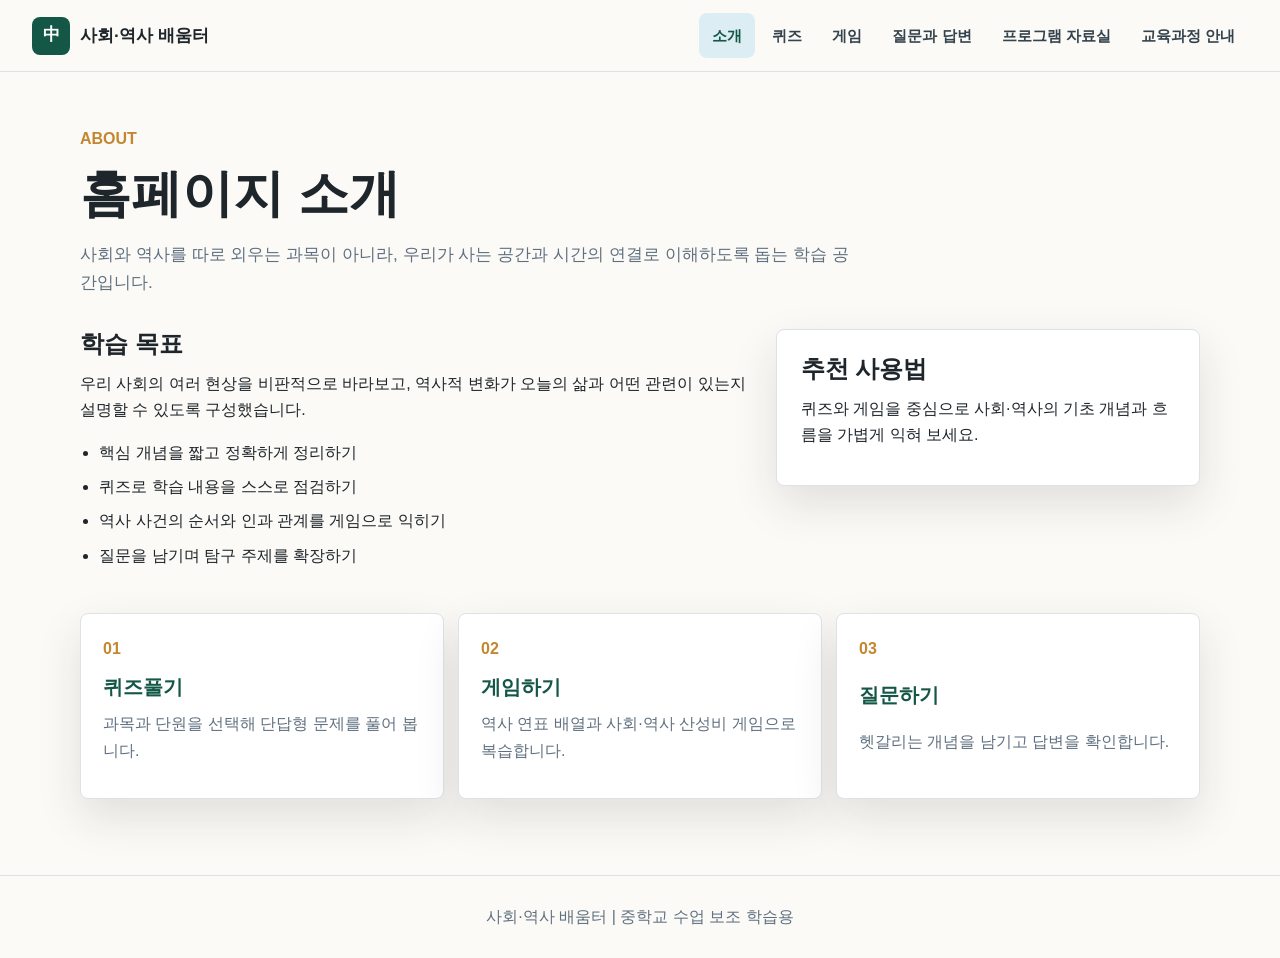
<file: intro.html>
<!doctype html>
<html lang="ko">
<head>
  <meta charset="utf-8">
  <meta name="viewport" content="width=device-width, initial-scale=1">
  <title>홈페이지 소개 | 사회·역사 배움터</title>
  <link rel="icon" href="/favicon.ico">
  <link rel="icon" type="image/svg+xml" href="/favicon.svg">
  <link rel="icon" type="image/png" sizes="32x32" href="/icons/favicon-32.png">
  <link rel="icon" type="image/png" sizes="16x16" href="/icons/favicon-16.png">
  <link rel="apple-touch-icon" sizes="180x180" href="/icons/apple-touch-icon.png">
  <link rel="manifest" href="/site.webmanifest">
  <meta name="theme-color" content="#0f2f4a">
  <link rel="stylesheet" href="style.css?v=internal-fix-2026-07-10-02">
  <script defer src="script.js?v=connection-2026-10-06"></script>
</head>
<body>
  <header class="site-header">
    <a class="brand" href="index.html"><span class="brand-mark">中</span><span>사회·역사 배움터</span></a>
    <button class="menu-button" type="button" aria-label="메뉴 열기" aria-expanded="false">☰</button>
    <nav class="site-nav" aria-label="주요 메뉴">
      <a href="intro.html">소개</a>
      <a href="quiz.html">퀴즈</a>
      <a href="game.html">게임</a>
      <a href="qna.html">질문과 답변</a>
      <a href="programs.html">프로그램 자료실</a>
      <a href="curriculum.html">교육과정 안내</a>
    </nav>
  </header>

  <main class="page">
    <section class="page-heading">
      <p class="eyebrow">About</p>
      <h1>홈페이지 소개</h1>
      <p>사회와 역사를 따로 외우는 과목이 아니라, 우리가 사는 공간과 시간의 연결로 이해하도록 돕는 학습 공간입니다.</p>
    </section>

    <section class="section two-column">
      <div>
        <h2>학습 목표</h2>
        <p>우리 사회의 여러 현상을 비판적으로 바라보고, 역사적 변화가 오늘의 삶과 어떤 관련이 있는지 설명할 수 있도록 구성했습니다.</p>
        <ul class="check-list">
          <li>핵심 개념을 짧고 정확하게 정리하기</li>
          <li>퀴즈로 학습 내용을 스스로 점검하기</li>
          <li>역사 사건의 순서와 인과 관계를 게임으로 익히기</li>
          <li>질문을 남기며 탐구 주제를 확장하기</li>
        </ul>
      </div>
      <aside class="notice-panel">
        <h2>추천 사용법</h2>
        <p>퀴즈와 게임을 중심으로 사회·역사의 기초 개념과 흐름을 가볍게 익혀 보세요.</p>
      </aside>
    </section>

    <section class="section shortcut-grid" aria-label="바로가기">
      <a class="shortcut-card" href="quiz.html">
        <span>01</span>
        <strong>퀴즈풀기</strong>
        <p>과목과 단원을 선택해 단답형 문제를 풀어 봅니다.</p>
      </a>
      <a class="shortcut-card" href="game.html">
        <span>02</span>
        <strong>게임하기</strong>
        <p>역사 연표 배열과 사회·역사 산성비 게임으로 복습합니다.</p>
      </a>
      <a class="shortcut-card" href="qna.html">
        <span>03</span>
        <strong>질문하기</strong>
        <p>헷갈리는 개념을 남기고 답변을 확인합니다.</p>
      </a>
    </section>
  </main>

  <footer class="site-footer">
    <p>사회·역사 배움터 | 중학교 수업 보조 학습용</p>
  </footer>
</body>
</html>
</file>
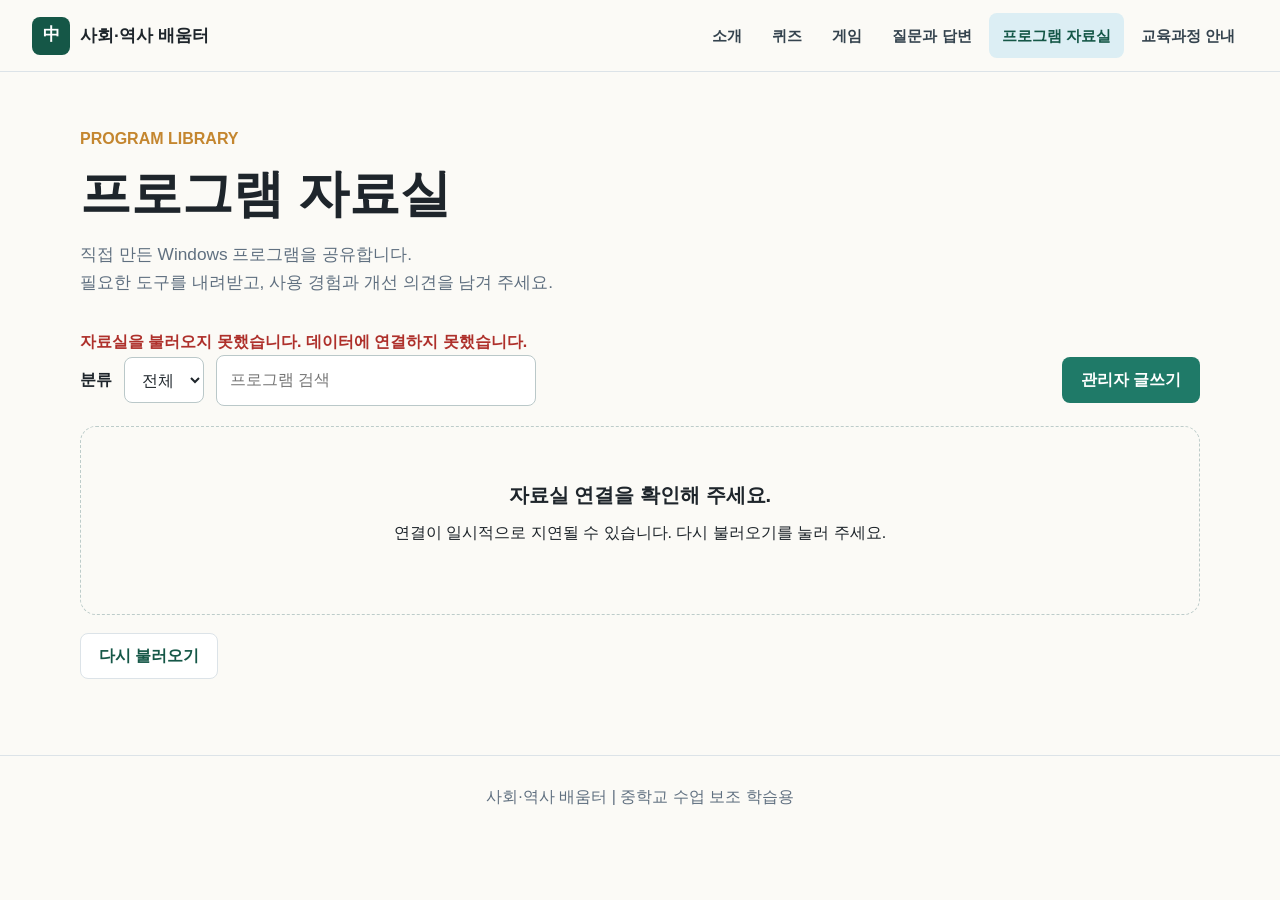
<file: programs.html>
<!doctype html>
<html lang="ko">
<head>
  <meta charset="utf-8">
  <meta name="viewport" content="width=device-width, initial-scale=1">
  <title>프로그램 자료실 | 사회·역사 배움터</title>
  <link rel="icon" href="/favicon.ico">
  <link rel="icon" type="image/svg+xml" href="/favicon.svg">
  <link rel="icon" type="image/png" sizes="32x32" href="/icons/favicon-32.png">
  <link rel="icon" type="image/png" sizes="16x16" href="/icons/favicon-16.png">
  <link rel="apple-touch-icon" sizes="180x180" href="/icons/apple-touch-icon.png">
  <link rel="manifest" href="/site.webmanifest">
  <meta name="theme-color" content="#0f2f4a">
  <link rel="stylesheet" href="style.css?v=internal-fix-2026-07-10-02">
  <script defer src="qna-config.js?v=connection-2026-10-06"></script>
  <script defer src="script.js?v=connection-2026-10-06"></script>
  <link rel="stylesheet" href="programs.css?v=2026-10-06-stats">
  <script defer src="programs.js?v=2026-10-11-download-label"></script>
</head>
<body>
  <header class="site-header">
    <a class="brand" href="index.html"><span class="brand-mark">中</span><span>사회·역사 배움터</span></a>
    <button class="menu-button" type="button" aria-label="메뉴 열기" aria-expanded="false">☰</button>
    <nav class="site-nav" aria-label="주요 메뉴">
      <a href="intro.html">소개</a>
      <a href="quiz.html">퀴즈</a>
      <a href="game.html">게임</a>
      <a href="qna.html">질문과 답변</a>
      <a href="programs.html">프로그램 자료실</a>
      <a href="curriculum.html">교육과정 안내</a>
    </nav>
  </header>

  <main class="page programs-page">
    <section class="page-heading">
      <p class="eyebrow">PROGRAM LIBRARY</p>
      <h1>프로그램 자료실</h1>
      <p>직접 만든 Windows 프로그램을 공유합니다.<br>필요한 도구를 내려받고, 사용 경험과 개선 의견을 남겨 주세요.</p>
    </section>

    <p id="programStatus" class="board-message" role="status" aria-live="polite"></p>
    <section id="programListSection" aria-label="프로그램 목록">
      <div class="program-toolbar">
        <div class="program-filters">
          <label for="programCategory">분류</label>
          <select id="programCategory"><option value="">전체</option><option>업무</option><option>수업</option><option>기타</option></select>
          <label class="sr-only" for="programSearch">프로그램 검색</label>
          <input type="search" id="programSearch" placeholder="프로그램 검색" maxlength="100">
        </div>
        <button class="button primary" id="newProgram" type="button">관리자 글쓰기</button>
      </div>
      <p id="programCount" class="program-muted" aria-live="polite"></p>
      <div id="programList" class="program-grid"></div>
      <nav id="programPagination" class="question-pagination" aria-label="프로그램 목록 페이지"></nav>
      <button id="retryPrograms" type="button" class="button secondary" hidden>다시 불러오기</button>
    </section>

    <section id="programDetail" class="program-panel" tabindex="-1" aria-label="프로그램 상세" hidden></section>

    <section id="programEditor" class="program-panel" aria-labelledby="editorTitle" hidden>
      <div class="program-toolbar"><h2 id="editorTitle">프로그램 등록</h2><button type="button" class="button secondary" id="closeEditor">취소</button></div>
      <form id="programForm" class="program-form">
        <input type="hidden" name="id">
        <div class="program-fields">
          <label>프로그램 이름<input name="title" required maxlength="100" placeholder="프로그램 이름"></label>
          <label>분류<select name="category"><option>업무</option><option>수업</option><option>기타</option></select></label>
          <label>버전<input name="version" maxlength="40" placeholder="예: 1.0.0"></label>
          <label>지원 환경<input name="windows" maxlength="80" placeholder="예: Windows 10 / 11"></label>
        </div>
        <label>한 줄 소개<input name="summary" required maxlength="240" placeholder="어떤 일을 도와주는 프로그램인가요?"></label>
        <label>다운로드 주소<input name="downloadUrl" type="text" required maxlength="2048" placeholder="/downloads/teacher-note-v1.0.zip" aria-describedby="downloadHelp"></label>
        <p class="program-help" id="downloadHelp">홈페이지에 올린 파일은 /downloads/영문파일명.zip 또는 .exe 주소를 입력하세요. 기존 GitHub Releases 링크도 사용할 수 있습니다.</p>
        <label>다운로드 파일명 (선택)<input name="downloadName" maxlength="128" placeholder="예: 교무수첩.zip" aria-describedby="downloadNameHelp"></label>
        <p class="program-help" id="downloadNameHelp">방문자가 저장할 한글 이름을 확장자까지 적으세요. 홈페이지의 /downloads/ 파일에만 적용되며, GitHub Releases 링크는 이 항목을 비워 두세요.</p>
        <label for="programBody">소개 내용</label>
        <p class="program-help" id="bodyHelp">사용 방법과 업데이트 내용을 자유롭게 적으세요. ‘## 제목’은 소제목으로 표시됩니다. 아래에서 이미지 주소를 넣으면 글 사이에 그림을 삽입할 수 있습니다.</p>
        <textarea id="programBody" name="body" rows="12" required maxlength="20000" aria-describedby="bodyHelp" placeholder="프로그램 소개와 사용 방법을 적어 주세요."></textarea>
        <div class="program-image-tools">
          <label>이미지 주소<input id="programImageUrl" type="url" placeholder="https://…/screenshot.png" maxlength="2048"></label>
          <label>이미지 설명<input id="programImageAlt" maxlength="150" placeholder="예: 학생 관리 화면"></label>
          <button id="insertProgramImage" class="button secondary" type="button">그림 삽입</button>
        </div>
        <p class="program-help">GitHub 등에 공개로 올린 이미지의 HTTPS 주소를 사용하세요. 파일 보기 페이지가 아닌 이미지 자체의 주소가 필요합니다.</p>
        <details id="programPreview"><summary>소개글 미리보기</summary><div id="programPreviewBody" class="program-body"></div></details>
        <label>관리자 비밀번호<input name="adminPassword" type="password" required maxlength="128" autocomplete="off" placeholder="기존 질문 게시판의 관리자 비밀번호"></label>
        <p id="editorMessage" class="board-message" role="status"></p>
        <button type="submit" class="button primary">게시글 저장</button>
      </form>
    </section>

    <section id="programFeedback" class="program-panel" aria-labelledby="feedbackTitle" hidden>
      <h2 id="feedbackTitle">댓글과 피드백</h2>
      <p class="program-muted">사용 후기, 오류 제보, 개선 아이디어를 남겨 주세요.</p>
      <div id="programComments"></div>
      <form id="programCommentForm" class="program-form">
        <input type="hidden" name="id">
        <h3 id="commentFormTitle">댓글 남기기</h3>
        <div class="program-fields">
          <label>닉네임<input name="name" maxlength="40" placeholder="미입력 시 익명"></label>
          <label><span id="commentPasswordLabel">댓글 비밀번호</span><input name="password" type="password" required maxlength="128" autocomplete="off" placeholder="수정·삭제에 사용합니다"></label>
        </div>
        <label class="program-check"><input name="asAdmin" type="checkbox">관리자 답글 / 관리</label>
        <label>댓글 내용<textarea name="text" rows="4" required maxlength="2000" placeholder="의견을 남겨 주세요."></textarea></label>
        <p id="commentMessage" class="board-message" role="status"></p>
        <div class="program-actions"><button type="submit" class="button primary">댓글 저장</button><button type="button" id="cancelCommentEdit" class="button secondary" hidden>수정 취소</button></div>
      </form>
    </section>

    <dialog id="programDeleteDialog" class="program-dialog">
      <form id="programDeleteForm" class="program-form">
        <h2 id="deleteTitle">삭제 확인</h2><p id="deleteDescription"></p>
        <label class="program-check" id="deleteAdminOption"><input name="asAdmin" type="checkbox">관리자 권한으로 삭제</label>
        <label><span id="deletePasswordLabel">비밀번호</span><input name="password" type="password" required maxlength="128" autocomplete="off"></label>
        <p id="deleteMessage" class="board-message" role="status"></p>
        <div class="program-actions"><button class="button danger" type="submit">삭제</button><button id="cancelDelete" class="button secondary" type="button">취소</button></div>
      </form>
    </dialog>
  </main>
  <footer class="site-footer">
    <p>사회·역사 배움터 | 중학교 수업 보조 학습용</p>
  </footer>
</body>
</html>
</file>
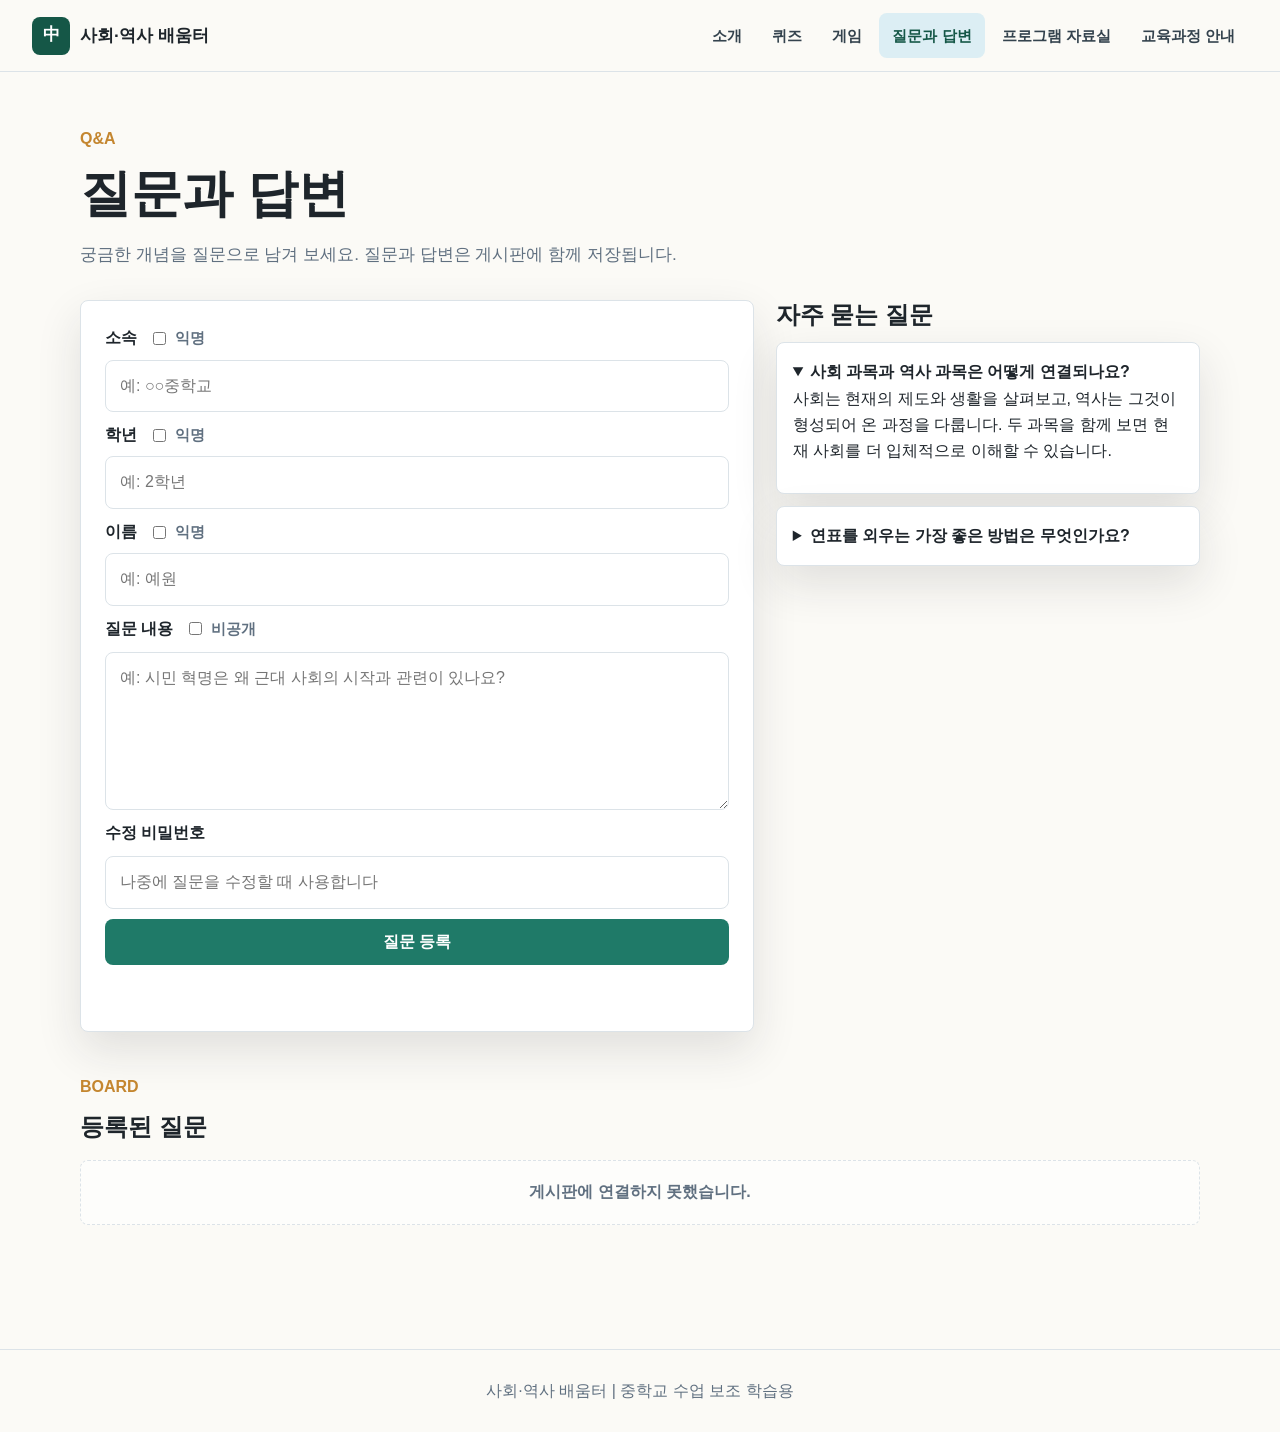
<file: qna.html>
<!doctype html>
<html lang="ko">
<head>
  <meta charset="utf-8">
  <meta name="viewport" content="width=device-width, initial-scale=1">
  <title>질문과 답변 | 사회·역사 배움터</title>
  <link rel="icon" href="/favicon.ico">
  <link rel="icon" type="image/svg+xml" href="/favicon.svg">
  <link rel="icon" type="image/png" sizes="32x32" href="/icons/favicon-32.png">
  <link rel="icon" type="image/png" sizes="16x16" href="/icons/favicon-16.png">
  <link rel="apple-touch-icon" sizes="180x180" href="/icons/apple-touch-icon.png">
  <link rel="manifest" href="/site.webmanifest">
  <meta name="theme-color" content="#0f2f4a">
  <link rel="stylesheet" href="style.css?v=internal-fix-2026-07-10-02">
  <script defer src="qna-config.js?v=connection-2026-10-06"></script>
  <script defer src="script.js?v=connection-2026-10-06"></script>
</head>
<body>
  <header class="site-header">
    <a class="brand" href="index.html"><span class="brand-mark">中</span><span>사회·역사 배움터</span></a>
    <button class="menu-button" type="button" aria-label="메뉴 열기" aria-expanded="false">☰</button>
    <nav class="site-nav" aria-label="주요 메뉴">
      <a href="intro.html">소개</a>
      <a href="quiz.html">퀴즈</a>
      <a href="game.html">게임</a>
      <a href="qna.html">질문과 답변</a>
      <a href="programs.html">프로그램 자료실</a>
      <a href="curriculum.html">교육과정 안내</a>
    </nav>
  </header>

  <main class="page">
    <section class="page-heading">
      <p class="eyebrow">Q&A</p>
      <h1>질문과 답변</h1>
      <p>궁금한 개념을 질문으로 남겨 보세요. 질문과 답변은 게시판에 함께 저장됩니다.</p>
    </section>

    <section class="section qna-layout">
      <form class="qna-form" id="qnaForm">
        <div class="qna-field">
          <div class="qna-label-row">
            <label for="studentAffiliation">소속</label>
            <label class="anonymous-check">
              <input type="checkbox" name="anonymousAffiliation" data-anonymous-target="studentAffiliation">
              익명
            </label>
          </div>
          <input id="studentAffiliation" name="studentAffiliation" type="text" maxlength="80" placeholder="예: ○○중학교">
        </div>

        <div class="qna-field">
          <div class="qna-label-row">
            <label for="studentGrade">학년</label>
            <label class="anonymous-check">
              <input type="checkbox" name="anonymousGrade" data-anonymous-target="studentGrade">
              익명
            </label>
          </div>
          <input id="studentGrade" name="studentGrade" type="text" maxlength="20" placeholder="예: 2학년">
        </div>

        <div class="qna-field">
          <div class="qna-label-row">
            <label for="studentName">이름</label>
            <label class="anonymous-check">
              <input type="checkbox" name="anonymousName" data-anonymous-target="studentName">
              익명
            </label>
          </div>
          <input id="studentName" name="studentName" type="text" maxlength="40" placeholder="예: 예원">
        </div>

        <div class="qna-label-row">
          <label for="questionText">질문 내용</label>
          <label class="anonymous-check">
            <input type="checkbox" name="privateQuestion">
            비공개
          </label>
        </div>
        <textarea id="questionText" name="questionText" rows="5" maxlength="5000" placeholder="예: 시민 혁명은 왜 근대 사회의 시작과 관련이 있나요?" required></textarea>

        <label for="questionPassword">수정 비밀번호</label>
        <input id="questionPassword" name="questionPassword" type="password" maxlength="128" placeholder="나중에 질문을 수정할 때 사용합니다" required>

        <button class="button primary" type="submit">질문 등록</button>
        <p id="qnaFormMessage" class="board-message" aria-live="polite"></p>
      </form>
      <aside class="qna-faq" aria-label="자주 묻는 질문">
        <h2>자주 묻는 질문</h2>
        <details open>
          <summary>사회 과목과 역사 과목은 어떻게 연결되나요?</summary>
          <p>사회는 현재의 제도와 생활을 살펴보고, 역사는 그것이 형성되어 온 과정을 다룹니다. 두 과목을 함께 보면 현재 사회를 더 입체적으로 이해할 수 있습니다.</p>
        </details>
        <details>
          <summary>연표를 외우는 가장 좋은 방법은 무엇인가요?</summary>
          <p>연도만 외우기보다 원인, 과정, 결과를 한 문장으로 연결해 보세요. 사건 사이의 흐름이 보이면 오래 기억됩니다.</p>
        </details>
      </aside>
    </section>

    <section class="section qna-board-section" id="qnaBoardSection" aria-labelledby="postedQuestionsTitle">
      <div class="qna-board-header">
        <div>
          <p class="eyebrow">Board</p>
          <h2 id="postedQuestionsTitle">등록된 질문</h2>
        </div>
        <p id="questionCount" class="qna-board-summary" aria-live="polite"></p>
      </div>
      <div id="questionDetail" class="question-detail" hidden></div>
      <div id="questionBoard" class="question-board"></div>
      <nav id="questionPagination" class="question-pagination" aria-label="질문 목록 페이지"></nav>
    </section>
  </main>

  <footer class="site-footer">
    <p>사회·역사 배움터 | 중학교 수업 보조 학습용</p>
  </footer>
</body>
</html>
</file>
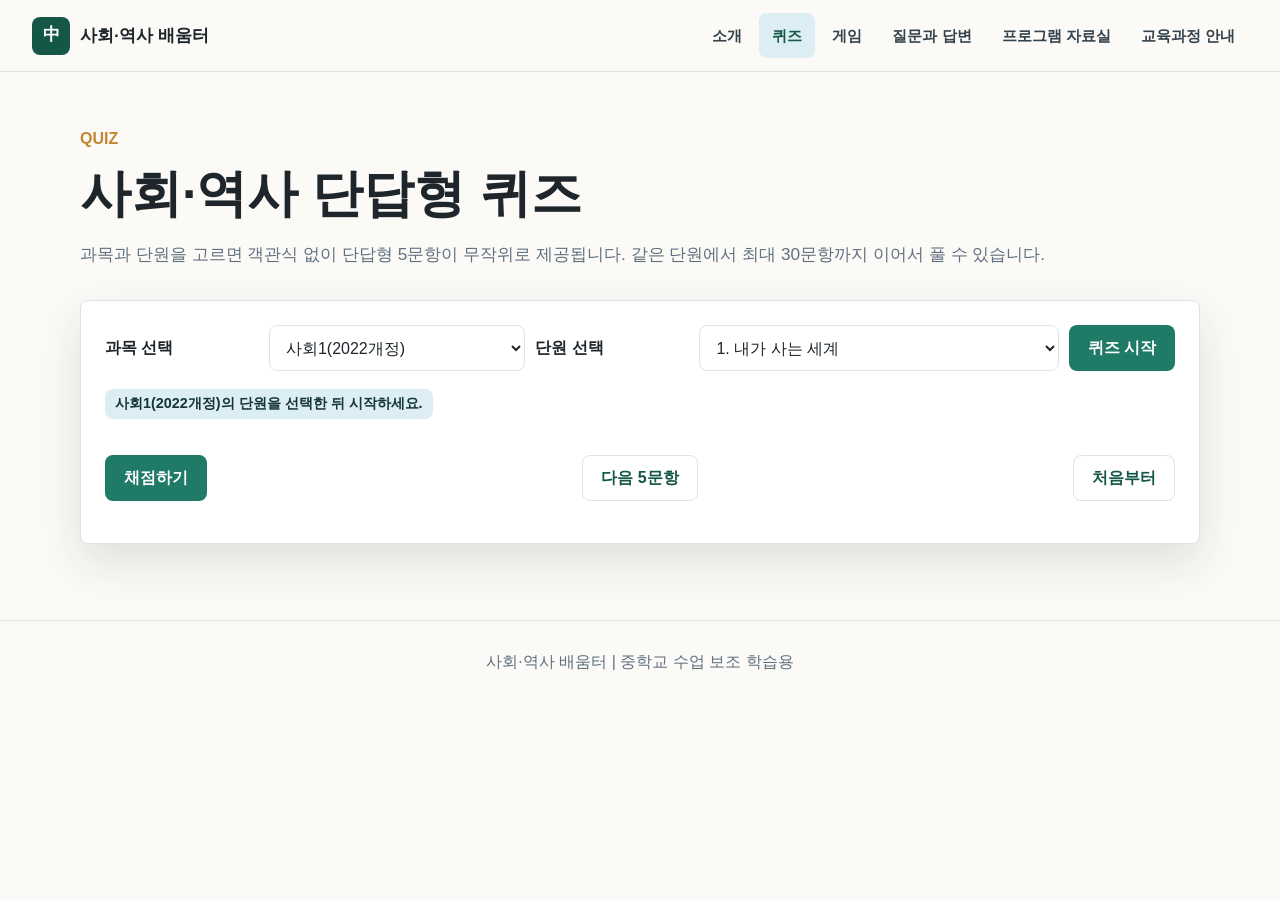
<file: quiz.html>
<!doctype html>
<html lang="ko">
<head>
  <meta charset="utf-8">
  <meta name="viewport" content="width=device-width, initial-scale=1">
  <title>퀴즈 | 사회·역사 배움터</title>
  <link rel="icon" href="/favicon.ico">
  <link rel="icon" type="image/svg+xml" href="/favicon.svg">
  <link rel="icon" type="image/png" sizes="32x32" href="/icons/favicon-32.png">
  <link rel="icon" type="image/png" sizes="16x16" href="/icons/favicon-16.png">
  <link rel="apple-touch-icon" sizes="180x180" href="/icons/apple-touch-icon.png">
  <link rel="manifest" href="/site.webmanifest">
  <meta name="theme-color" content="#0f2f4a">
  <link rel="stylesheet" href="style.css?v=internal-fix-2026-07-10-02">
  <script defer src="quiz-data.js"></script>
  <script defer src="script.js?v=connection-2026-10-06"></script>
</head>
<body>
  <header class="site-header">
    <a class="brand" href="index.html"><span class="brand-mark">中</span><span>사회·역사 배움터</span></a>
    <button class="menu-button" type="button" aria-label="메뉴 열기" aria-expanded="false">☰</button>
    <nav class="site-nav" aria-label="주요 메뉴">
      <a href="intro.html">소개</a>
      <a href="quiz.html">퀴즈</a>
      <a href="game.html">게임</a>
      <a href="qna.html">질문과 답변</a>
      <a href="programs.html">프로그램 자료실</a>
      <a href="curriculum.html">교육과정 안내</a>
    </nav>
  </header>

  <main class="page">
    <section class="page-heading quiz-heading">
      <p class="eyebrow">Quiz</p>
      <h1>사회·역사 단답형 퀴즈</h1>
      <p class="quiz-heading-description">과목과 단원을 고르면 객관식 없이 단답형 5문항이 무작위로 제공됩니다. 같은 단원에서 최대 30문항까지 이어서 풀 수 있습니다.</p>
    </section>

    <section class="section quiz-shell" id="quiz">
      <div class="quiz-setup">
        <label for="subjectSelect">과목 선택</label>
        <select id="subjectSelect"></select>
        <label for="unitSelect">단원 선택</label>
        <select id="unitSelect"></select>
        <button class="button primary" type="button" id="startQuiz">퀴즈 시작</button>
      </div>

      <div class="quiz-status" id="quizStatus" aria-live="polite">
        <span>과목과 단원을 선택한 뒤 시작하세요.</span>
      </div>

      <form id="quizForm" class="question-list"></form>

      <div class="quiz-toolbar">
        <button class="button primary" type="submit" form="quizForm" id="gradeQuiz" disabled>채점하기</button>
        <button class="button secondary" type="button" id="nextRound" disabled>다음 5문항</button>
        <button class="button secondary" type="button" id="restartQuiz" disabled>처음부터</button>
      </div>
      <div class="result-box" id="quizResult" aria-live="polite"></div>
    </section>
  </main>

  <footer class="site-footer">
    <p>사회·역사 배움터 | 중학교 수업 보조 학습용</p>
  </footer>
</body>
</html>
</file>
<file: style.css>
:root {
  --ink: #1e252b;
  --muted: #607080;
  --line: #dce3e8;
  --paper: #fbfaf6;
  --panel: #ffffff;
  --accent: #1f7a68;
  --accent-dark: #155747;
  --gold: #c4862f;
  --sky: #dceef4;
  --rose: #f2e5df;
  --shadow: 0 18px 45px rgba(30, 37, 43, 0.12);
}

* {
  box-sizing: border-box;
}

body {
  margin: 0;
  color: var(--ink);
  font-family: "Noto Sans KR", "Apple SD Gothic Neo", "Malgun Gothic", Arial, sans-serif;
  background: var(--paper);
  line-height: 1.65;
}

a {
  color: inherit;
  text-decoration: none;
}

.site-header {
  position: sticky;
  top: 0;
  z-index: 10;
  display: flex;
  align-items: center;
  justify-content: space-between;
  gap: 24px;
  min-height: 72px;
  padding: 0 32px;
  background: rgba(251, 250, 246, 0.94);
  border-bottom: 1px solid var(--line);
  backdrop-filter: blur(16px);
}

.brand {
  display: inline-flex;
  align-items: center;
  gap: 10px;
  font-size: 1.08rem;
  font-weight: 800;
}

.brand-mark {
  display: inline-grid;
  width: 38px;
  height: 38px;
  place-items: center;
  color: #fff;
  background: var(--accent-dark);
  border-radius: 8px;
  font-family: Georgia, serif;
}

.site-nav {
  display: flex;
  align-items: center;
  gap: 4px;
}

.site-nav a {
  padding: 10px 13px;
  border-radius: 8px;
  color: #34434e;
  font-size: 0.95rem;
  font-weight: 700;
}

.site-nav a:hover,
.site-nav a.active {
  color: var(--accent-dark);
  background: var(--sky);
}

.menu-button {
  display: none;
  width: 42px;
  height: 42px;
  border: 1px solid var(--line);
  border-radius: 8px;
  background: #fff;
  font-size: 1.3rem;
}

.hero {
  position: relative;
  min-height: calc(100vh - 72px);
  overflow: hidden;
  background: #223138;
}

.hero img {
  position: absolute;
  inset: 0;
  width: 100%;
  height: 100%;
  object-fit: cover;
}

.hero::after {
  position: absolute;
  inset: 0;
  content: "";
  background: linear-gradient(90deg, rgba(10, 25, 27, 0.82) 0%, rgba(10, 25, 27, 0.56) 42%, rgba(10, 25, 27, 0.08) 100%);
}

.hero-overlay {
  position: relative;
  z-index: 1;
  width: min(1040px, calc(100% - 40px));
  min-height: calc(100vh - 72px);
  display: flex;
  flex-direction: column;
  justify-content: center;
  padding: 60px 0 96px;
  margin-left: max(24px, calc((100vw - 1120px) / 2));
  color: #fff;
}

.eyebrow {
  margin: 0 0 12px;
  color: var(--gold);
  font-weight: 900;
  letter-spacing: 0;
  text-transform: uppercase;
}

.hero h1 {
  margin: 0;
  max-width: 1040px;
  font-size: clamp(2.68rem, 5.8vw, 5.1rem);
  line-height: 1.12;
  letter-spacing: 0;
}

.hero-title-line {
  display: block;
  max-width: 100%;
  overflow-wrap: normal;
  white-space: nowrap;
  word-break: keep-all;
}

.hero p:not(.eyebrow) {
  max-width: 610px;
  margin: 22px 0 0;
  color: #eaf1ee;
  font-size: 1.13rem;
}

.visitor-counter {
  position: absolute;
  top: 30px;
  right: 30px;
  z-index: 2;
  width: 210px;
  padding: 10px;
  color: var(--ink);
  background: rgba(251, 250, 246, 0.94);
  border: 1px solid rgba(255, 255, 255, 0.62);
  border-radius: 8px;
  box-shadow: var(--shadow);
  transform: none;
  backdrop-filter: blur(16px);
}

.visitor-count-list {
  display: grid;
  grid-template-columns: repeat(2, minmax(0, 1fr));
  gap: 6px;
  margin: 0;
}

.visitor-count-list div {
  display: grid;
  gap: 2px;
  min-width: 0;
  padding: 6px;
  border: 1px solid var(--line);
  border-radius: 8px;
  background: rgba(255, 255, 255, 0.72);
  text-align: center;
}

.visitor-count-list dt {
  color: var(--muted);
  font-size: 0.72rem;
  font-weight: 800;
  line-height: 1.25;
}

.visitor-count-list dd {
  display: flex;
  min-width: 0;
  align-items: baseline;
  justify-content: center;
  gap: 1px;
  margin: 0;
  color: var(--accent-dark);
  font-size: 0.78rem;
  font-weight: 900;
  line-height: 1.1;
  overflow: hidden;
  white-space: nowrap;
}

.visitor-count-list dd .visitor-count-value {
  display: inline-block;
  min-width: 0;
  font-size: 1.16rem;
  font-variant-numeric: tabular-nums;
  line-height: 1;
}

.visitor-count-list dd[aria-busy="true"] {
  min-height: 1.16rem;
  align-items: center;
}

.visitor-count-value.is-loading {
  width: 1rem;
  height: 1rem;
  flex: 0 0 1rem;
  border: 2px solid rgba(21, 87, 71, 0.22);
  border-top-color: var(--accent-dark);
  border-radius: 50%;
  animation: visitor-count-spin 0.72s linear infinite;
}

.visitor-count-list dd[aria-busy="true"] .visitor-count-unit,
.visitor-count-value.is-unavailable + .visitor-count-unit {
  display: none;
}

@keyframes visitor-count-spin {
  to {
    transform: rotate(360deg);
  }
}

@media (prefers-reduced-motion: reduce) {
  .visitor-count-value.is-loading {
    animation-duration: 1.5s;
  }
}

.hero-actions,
.game-actions,
.quiz-toolbar {
  display: flex;
  align-items: center;
  gap: 12px;
  flex-wrap: wrap;
}

.hero-actions {
  margin-top: 34px;
}

.button {
  display: inline-flex;
  min-height: 46px;
  align-items: center;
  justify-content: center;
  padding: 0 18px;
  border: 1px solid transparent;
  border-radius: 8px;
  cursor: pointer;
  font: inherit;
  font-weight: 800;
}

.button.primary {
  color: #fff;
  background: var(--accent);
}

.button.primary:hover {
  background: var(--accent-dark);
}

.button.secondary {
  color: var(--accent-dark);
  background: #fff;
  border-color: var(--line);
}

.button.danger {
  color: #fff;
  background: #b54949;
}

.button.danger:hover {
  background: #8f3232;
}

.button.small {
  min-height: 38px;
  padding: 0 14px;
  font-size: 0.92rem;
}

@media (max-width: 1020px) {
  .hero-overlay {
    min-height: 0;
    justify-content: flex-start;
    padding: 84px 0 28px;
  }

  .hero h1 {
    font-size: clamp(1.8rem, 6.6vw, 3.7rem);
  }

  .visitor-counter {
    top: 24px;
    right: 24px;
    width: 198px;
  }
}

.page {
  width: min(1120px, calc(100% - 40px));
  margin: 0 auto;
  padding: 54px 0 76px;
}

.page-heading {
  max-width: 780px;
  margin-bottom: 32px;
}

.page-heading h1 {
  margin: 0;
  font-size: clamp(2rem, 4vw, 3.35rem);
  line-height: 1.16;
}

.page-heading p:last-child {
  margin: 16px 0 0;
  color: var(--muted);
  font-size: 1.08rem;
}

.quiz-heading {
  max-width: 100%;
}

@media (min-width: 900px) {
  .quiz-heading-description {
    font-size: clamp(0.9rem, 1.22vw, 1.08rem);
    white-space: nowrap;
  }
}

.section {
  margin-top: 28px;
}

.preview-grid,
.curriculum-grid {
  width: min(1120px, calc(100% - 40px));
  margin-inline: auto;
  padding: 54px 0 72px;
  display: grid;
  grid-template-columns: repeat(3, 1fr);
  gap: 18px;
}

.curriculum-grid {
  width: 100%;
  padding: 0;
  grid-template-columns: repeat(2, 1fr);
}

.feature-card,
.curriculum-card,
.curriculum-detail-article,
.notice-panel,
.quiz-shell,
.game-shell,
.game-choice,
.qna-form,
.comparison-table,
details {
  background: var(--panel);
  border: 1px solid var(--line);
  border-radius: 8px;
  box-shadow: var(--shadow);
}

.feature-card,
.curriculum-card,
.notice-panel,
.quiz-shell,
.game-shell,
.qna-form,
.comparison-table {
  padding: 24px;
}

.curriculum-card {
  display: flex;
  flex-direction: column;
}

.curriculum-card-actions {
  display: flex;
  flex-wrap: wrap;
  gap: 10px;
  margin-top: auto;
  padding-top: 12px;
}

.curriculum-card-actions .button[aria-current="page"] {
  box-shadow: 0 0 0 3px rgba(31, 122, 104, 0.16);
}

.curriculum-detail {
  margin-top: 0;
  scroll-margin-top: 96px;
  outline: none;
}

.curriculum-detail.is-active,
.curriculum-detail:has(.curriculum-detail-article:target) {
  margin-top: 28px;
}

.curriculum-detail-article {
  display: none;
  padding: 28px;
}

.curriculum-detail-article.is-active,
.curriculum-detail-article:target {
  display: block;
}

.curriculum-detail-top {
  display: flex;
  align-items: flex-start;
  justify-content: space-between;
  gap: 18px;
  margin-bottom: 24px;
}

.curriculum-detail-top h2 {
  margin: 0;
  font-size: clamp(1.75rem, 3vw, 2.45rem);
  line-height: 1.22;
}

.curriculum-content-section {
  margin-top: 28px;
}

.curriculum-content-section:first-of-type {
  margin-top: 0;
}

.curriculum-content-section h3 {
  margin: 0 0 10px;
  color: var(--accent-dark);
  font-size: 1.22rem;
  line-height: 1.3;
}

.table-scroll {
  width: 100%;
  margin: 14px 0 0;
  overflow-x: auto;
  border: 1px solid var(--line);
  border-radius: 8px;
  background: #fff;
}

.table-scroll table {
  display: table;
  min-width: 760px;
  border: 0;
  white-space: normal;
}

.table-scroll caption {
  caption-side: top;
  padding: 12px 14px;
  color: var(--accent-dark);
  background: #f7fbfb;
  border-bottom: 1px solid var(--line);
  font-weight: 900;
  text-align: left;
}

.table-scroll th:first-child {
  width: 22%;
}

.curriculum-feature-note {
  margin: 0;
  padding: 14px;
  color: #16343a;
  background: var(--sky);
  border-left: 4px solid var(--accent);
  border-radius: 8px;
  font-weight: 800;
}

.source-note {
  margin-top: 14px;
  color: var(--muted);
  font-size: 0.92rem;
}

.game-picker {
  display: grid;
  grid-template-columns: repeat(3, 1fr);
  gap: 14px;
}

.game-choice {
  display: grid;
  gap: 8px;
  min-height: 120px;
  padding: 20px;
  color: var(--ink);
  text-align: left;
  cursor: pointer;
  font: inherit;
  align-content: start;
}

.game-choice strong {
  font-size: 1.15rem;
}

.game-choice span {
  color: var(--muted);
}

.game-picker-note {
  grid-column: 2 / 3;
  justify-self: center;
  width: 100%;
  margin: 62px 0 0;
  color: var(--muted);
  font-size: 1.08rem;
  font-weight: 400;
  line-height: 1.65;
  text-align: center;
}

.game-picker.has-active-game .game-picker-note {
  display: none;
}

.game-choice.active {
  border-color: var(--accent);
  box-shadow: 0 0 0 3px rgba(31, 122, 104, 0.16), var(--shadow);
}

.game-panel {
  display: none;
}

.game-panel.active {
  display: block;
}

.history-game-panel {
  padding: 0;
  background: transparent;
  border: 0;
  box-shadow: none;
}

.history-game-frame {
  display: block;
  width: 100%;
  min-height: 820px;
  border: 0;
  border-radius: 8px;
  background: transparent;
}

.game-heading-row {
  display: flex;
  align-items: flex-start;
  justify-content: space-between;
  gap: 18px;
  margin-bottom: 18px;
}

.game-heading-row p {
  color: var(--muted);
}

.timeline-title-row {
  display: flex;
  align-items: center;
  gap: 14px;
  flex-wrap: wrap;
  margin-bottom: 8px;
}

.timeline-title-row h2 {
  margin-bottom: 0;
}

.timeline-mode {
  display: inline-flex;
  padding: 3px;
  border: 1px solid var(--line);
  border-radius: 8px;
  background: var(--paper);
}

.timeline-mode button {
  min-height: 34px;
  padding: 0 12px;
  border: 0;
  border-radius: 7px;
  color: var(--muted);
  background: transparent;
  cursor: pointer;
  font: inherit;
  font-weight: 900;
}

.timeline-mode button.active {
  color: #fff;
  background: var(--accent);
}

.feature-icon {
  display: inline-grid;
  width: 44px;
  height: 44px;
  place-items: center;
  margin-bottom: 8px;
  color: #fff;
  background: var(--accent);
  border-radius: 8px;
  font-weight: 900;
}

h2 {
  margin: 0 0 12px;
  line-height: 1.25;
}

p {
  margin: 0 0 12px;
}

ul {
  padding-left: 1.2rem;
}

.two-column,
.qna-layout {
  display: grid;
  grid-template-columns: 1.35fr 0.85fr;
  gap: 22px;
  align-items: start;
}

.shortcut-grid {
  display: grid;
  grid-template-columns: repeat(3, 1fr);
  gap: 14px;
}

.shortcut-card {
  display: grid;
  gap: 8px;
  min-height: 160px;
  padding: 22px;
  border: 1px solid var(--line);
  border-radius: 8px;
  background: #fff;
  box-shadow: var(--shadow);
}

.shortcut-card span {
  color: var(--gold);
  font-weight: 900;
}

.shortcut-card strong {
  color: var(--accent-dark);
  font-size: 1.24rem;
  font-weight: 900;
}

.shortcut-card p {
  color: var(--muted);
}

.shortcut-card:hover {
  border-color: var(--accent);
  transform: translateY(-2px);
}

.check-list li {
  margin: 8px 0;
}

.quiz-toolbar {
  justify-content: space-between;
  margin-bottom: 18px;
}

.quiz-setup {
  display: grid;
  grid-template-columns: 0.6fr 1fr 0.6fr 1.4fr auto;
  gap: 10px;
  align-items: end;
  margin-bottom: 18px;
}

.quiz-setup label {
  align-self: center;
}

select {
  width: 100%;
  min-height: 46px;
  border: 1px solid var(--line);
  border-radius: 8px;
  padding: 0 12px;
  color: var(--ink);
  background: #fff;
  font: inherit;
}

.quiz-status {
  display: flex;
  flex-wrap: wrap;
  gap: 8px;
  margin-bottom: 18px;
}

.quiz-status span,
.quiz-status strong,
.question-meta span,
.timeline-status span {
  display: inline-flex;
  min-height: 30px;
  align-items: center;
  padding: 0 10px;
  border-radius: 8px;
  background: var(--sky);
  color: #16343a;
  font-size: 0.9rem;
  font-weight: 800;
}

.question-list {
  display: grid;
  gap: 14px;
  margin-bottom: 18px;
}

.question-card {
  padding: 18px;
  background: #f7fbfb;
  border: 1px solid var(--line);
  border-radius: 8px;
}

.short-answer-card {
  display: grid;
  gap: 10px;
}

.question-meta {
  display: flex;
  flex-wrap: wrap;
  gap: 8px;
}

.choice {
  display: block;
  margin-top: 10px;
  padding: 10px 12px;
  background: #fff;
  border: 1px solid var(--line);
  border-radius: 8px;
  cursor: pointer;
}

.choice input {
  margin-right: 8px;
}

.result-box {
  display: none;
  margin-top: 16px;
  padding: 16px;
  border-radius: 8px;
  background: var(--sky);
  color: #16343a;
  font-weight: 800;
}

.answer-review {
  display: grid;
  gap: 10px;
  padding-left: 0;
  list-style: none;
}

.answer-review li {
  display: grid;
  gap: 4px;
  padding: 12px;
  border-radius: 8px;
  background: #fff;
  border: 1px solid var(--line);
}

.answer-review li.correct {
  border-color: #3d937b;
}

.answer-review li.wrong {
  border-color: #c77272;
}

.answer-review small {
  color: var(--muted);
}

.result-box.show {
  display: block;
}

.timeline-list {
  display: grid;
  gap: 12px;
  padding-left: 0;
  list-style: none;
}

.timeline-status {
  display: flex;
  flex-wrap: wrap;
  gap: 8px;
  margin-bottom: 14px;
}

.timeline-card {
  display: grid;
  grid-template-columns: 1fr auto;
  gap: 12px;
  align-items: center;
  padding: 14px;
  background: #fff;
  border: 1px solid var(--line);
  border-radius: 8px;
}

.timeline-card.selected {
  border-color: var(--accent);
  box-shadow: 0 0 0 3px rgba(31, 122, 104, 0.15);
}

.timeline-title {
  width: 100%;
  padding: 0;
  border: 0;
  color: var(--ink);
  background: transparent;
  cursor: pointer;
  font: inherit;
  font-weight: 900;
  text-align: left;
}

.move-buttons {
  display: flex;
  gap: 6px;
}

.move-buttons button {
  width: 34px;
  height: 34px;
  border: 1px solid var(--line);
  border-radius: 8px;
  background: var(--paper);
  cursor: pointer;
}

.timeline-bank {
  margin-top: 18px;
  box-shadow: none;
}

.timeline-bank-list {
  display: grid;
  grid-template-columns: repeat(2, 1fr);
  gap: 8px 14px;
  margin-top: 12px;
  color: var(--muted);
  font-size: 0.92rem;
}

.timeline-answer {
  display: grid;
  gap: 6px;
  margin: 8px 0 0;
}

.timeline-result-modal {
  position: fixed;
  inset: 0;
  z-index: 70;
  display: grid;
  place-items: center;
  padding: 24px;
}

.timeline-result-modal[hidden] {
  display: none;
}

.timeline-result-backdrop {
  position: absolute;
  inset: 0;
  border: 0;
  padding: 0;
  background: rgba(30, 37, 43, 0.54);
  cursor: pointer;
}

.timeline-result-panel {
  position: relative;
  z-index: 1;
  display: grid;
  gap: 16px;
  width: min(540px, 100%);
  max-height: calc(100vh - 48px);
  overflow: auto;
  padding: 24px;
  border: 1px solid var(--line);
  border-radius: 8px;
  background: #fff;
  box-shadow: 0 24px 70px rgba(30, 37, 43, 0.28);
  outline: none;
}

.timeline-result-copy .eyebrow {
  margin-bottom: 6px;
}

.timeline-result-copy h3 {
  margin: 0;
  font-size: clamp(1.7rem, 4vw, 2.35rem);
  line-height: 1.18;
}

.timeline-result-copy p:last-child {
  margin: 10px 0 0;
  color: var(--muted);
  font-weight: 800;
}

.timeline-result-modal.pass .timeline-result-copy h3 {
  color: var(--accent-dark);
}

.timeline-result-modal.fail .timeline-result-copy h3 {
  color: #9b3d3d;
}

.timeline-result-answer {
  padding: 14px;
  border: 1px solid var(--line);
  border-radius: 8px;
  background: #f7fbfb;
}

.timeline-result-answer strong {
  color: var(--accent-dark);
}

.timeline-result-actions {
  display: flex;
  justify-content: flex-end;
  gap: 10px;
  flex-wrap: wrap;
}

.acid-status {
  display: flex;
  flex-wrap: wrap;
  gap: 10px;
  margin-bottom: 14px;
}

.acid-status span {
  display: inline-flex;
  min-height: 34px;
  align-items: center;
  gap: 6px;
  padding: 0 12px;
  border-radius: 8px;
  background: var(--sky);
  color: #16343a;
  font-weight: 800;
}

.acid-status [data-acid-time] {
  display: inline-block;
  min-width: 7ch;
  font-variant-numeric: tabular-nums;
}

.acid-arena {
  position: relative;
  height: 380px;
  overflow: hidden;
  border: 1px solid var(--line);
  border-radius: 8px;
  background: linear-gradient(180deg, #f8fcfb 0%, #e6f0ed 72%, #d4e4df 100%);
}

.acid-ready {
  position: absolute;
  inset: 0;
  display: grid;
  place-items: center;
  padding: 20px;
  color: var(--muted);
  text-align: center;
  font-weight: 900;
}

.acid-drop {
  position: absolute;
  min-width: 74px;
  max-width: 160px;
  min-height: 34px;
  padding: 6px 10px;
  border: 1px solid rgba(21, 87, 71, 0.28);
  border-radius: 8px;
  color: #123a31;
  background: #fff;
  box-shadow: 0 10px 24px rgba(30, 37, 43, 0.14);
  cursor: default;
  font: inherit;
  font-size: 0.92rem;
  font-weight: 900;
  text-align: center;
}

.acid-input-row {
  display: grid;
  grid-template-columns: auto 1fr auto;
  gap: 10px;
  align-items: center;
  margin-top: 14px;
}

.acid-result-form {
  display: grid;
  grid-template-columns: auto minmax(140px, 1fr) auto;
  gap: 10px;
  align-items: center;
  margin-top: 12px;
}

.acid-result-form[hidden] {
  display: none;
}

.acid-rank-panel {
  padding: 14px;
  border: 1px solid var(--line);
  border-radius: 8px;
  background: #fff;
}

.acid-arena .acid-rank-panel {
  position: absolute;
  left: 50%;
  bottom: 18px;
  z-index: 6;
  width: min(520px, calc(100% - 32px));
  margin: 0;
  box-shadow: 0 18px 38px rgba(30, 37, 43, 0.18);
  transform: translateX(-50%);
}

.acid-rank-message {
  grid-column: 1 / -1;
  margin: 0;
  color: var(--accent-dark);
}

.acid-rank-entry {
  display: contents;
}

.acid-rank-entry[hidden] {
  display: none !important;
}

.acid-rank-panel.acid-rank-complete [data-acid-rank-entry],
.acid-rank-panel.acid-rank-complete [data-acid-rank-label],
.acid-rank-panel.acid-rank-complete [data-acid-rank-name],
.acid-rank-panel.acid-rank-complete [data-acid-rank-submit] {
  display: none !important;
}

.acid-post-rank-actions {
  grid-column: 1 / -1;
  display: grid;
  gap: 10px;
}

.acid-post-rank-actions[hidden] {
  display: none;
}

.acid-post-rank-actions .button {
  min-height: 44px;
}

.acid-ranking {
  margin-top: 22px;
}

.acid-ranking h3 {
  margin: 0 0 12px;
  color: var(--accent-dark);
  font-size: 1.15rem;
}

.acid-ranking-grid {
  display: grid;
  grid-template-columns: repeat(2, minmax(0, 1fr));
  gap: 14px;
}

.acid-ranking-board {
  min-width: 0;
}

.acid-ranking-board h4 {
  margin: 0 0 8px;
  font-size: 1rem;
}

.acid-ranking-board.active h4 {
  color: var(--accent-dark);
}

.acid-ranking-board table {
  table-layout: fixed;
  background: #fff;
  font-size: 0.92rem;
}

.acid-ranking-board th,
.acid-ranking-board td {
  padding: 10px;
}

.acid-ranking-board th:nth-child(2),
.acid-ranking-board td:nth-child(2),
.acid-ranking-board th:last-child,
.acid-ranking-board td:last-child {
  white-space: nowrap;
}

.acid-ranking-board th:nth-child(1),
.acid-ranking-board td:nth-child(1) {
  width: 10%;
}

.acid-ranking-board th:nth-child(2),
.acid-ranking-board td:nth-child(2) {
  width: 19%;
  padding-right: 5px;
  padding-left: 5px;
  font-size: 0.8rem;
  font-variant-numeric: tabular-nums;
}

.acid-ranking-board th:nth-child(3),
.acid-ranking-board td:nth-child(3) {
  width: 30%;
}

.acid-ranking-board th:nth-child(4),
.acid-ranking-board td:nth-child(4) {
  width: 14%;
}

.acid-ranking-board th:nth-child(5),
.acid-ranking-board td:nth-child(5) {
  width: 27%;
}

.acid-ranking-status {
  grid-column: 1 / -1;
  margin: 0;
  color: var(--muted);
  font-size: 0.92rem;
}

.qna-form {
  display: grid;
  gap: 10px;
}

.qna-faq {
  min-width: 0;
}

.qna-field {
  display: grid;
  gap: 8px;
}

.qna-label-row {
  display: flex;
  align-items: center;
  justify-content: flex-start;
  gap: 12px;
}

.anonymous-check {
  display: inline-flex;
  align-items: center;
  gap: 6px;
  color: var(--muted);
  font-size: 0.92rem;
  font-weight: 800;
  white-space: nowrap;
}

.anonymous-check input {
  width: auto;
}

label {
  font-weight: 800;
}

input,
textarea {
  width: 100%;
  border: 1px solid var(--line);
  border-radius: 8px;
  padding: 12px 14px;
  font: inherit;
}

input:disabled {
  color: var(--muted);
  background: #eef3f2;
}

textarea {
  resize: vertical;
}

details {
  padding: 16px;
  margin-bottom: 12px;
}

summary {
  cursor: pointer;
  font-weight: 900;
}

.qna-board-section {
  width: 100%;
  display: grid;
  gap: 18px;
  grid-column: 1 / -1;
  margin-top: 42px;
}

.qna-board-header {
  display: flex;
  align-items: flex-end;
  justify-content: space-between;
  gap: 18px;
}

.qna-board-header h2 {
  margin-bottom: 0;
}

.qna-board-summary {
  color: var(--muted);
  font-weight: 800;
  text-align: right;
}

.question-board {
  display: grid;
  gap: 12px;
}

.empty-state {
  padding: 18px;
  border: 1px dashed var(--line);
  border-radius: 8px;
  color: var(--muted);
  background: rgba(255, 255, 255, 0.55);
  text-align: center;
  font-weight: 800;
}

.question-list-item,
.question-detail-card {
  background: var(--panel);
  border: 1px solid var(--line);
  border-radius: 8px;
  box-shadow: var(--shadow);
}

.question-list-item {
  overflow: hidden;
}

.question-list-item.selected {
  border-color: var(--accent);
  box-shadow: 0 0 0 3px rgba(31, 122, 104, 0.15), var(--shadow);
}

.question-open {
  width: 100%;
  min-height: 72px;
  display: grid;
  grid-template-columns: 52px minmax(0, 1fr) max-content;
  gap: 14px;
  align-items: start;
  padding: 13px 16px;
  border: 0;
  color: inherit;
  background: transparent;
  cursor: pointer;
  font: inherit;
  text-align: left;
}

.question-open:hover {
  background: #f7fbfb;
}

.question-number {
  display: inline-grid;
  width: 38px;
  height: 38px;
  place-items: center;
  border-radius: 8px;
  color: var(--accent-dark);
  background: var(--sky);
  font-weight: 900;
}

.question-list-main {
  min-width: 0;
  display: grid;
  gap: 3px;
}

.question-list-main strong {
  color: var(--ink);
  font-size: 1.02rem;
  line-height: 1.35;
  overflow-wrap: anywhere;
  word-break: keep-all;
}

.question-list-main small {
  display: block;
  color: var(--muted);
  font-weight: 800;
}

.answer-state {
  display: inline-flex;
  min-height: 30px;
  align-items: center;
  justify-content: center;
  padding: 0 10px;
  border-radius: 8px;
  font-size: 0.9rem;
  font-weight: 900;
  white-space: nowrap;
}

.question-open .answer-state {
  align-self: start;
  margin-top: 4px;
}

.answer-state.answered {
  color: #123a31;
  background: #dceee8;
}

.answer-state.pending {
  color: #73521d;
  background: #f4e8d5;
}

.question-detail {
  margin-bottom: 18px;
}

.question-detail[hidden] {
  display: none;
}

.question-detail-card {
  padding: 20px;
}

.question-detail-top {
  display: flex;
  align-items: center;
  justify-content: space-between;
  gap: 14px;
  margin-bottom: 12px;
}

.question-body {
  display: grid;
  gap: 8px;
  margin-top: 12px;
  padding: 14px;
  border: 1px solid var(--line);
  border-radius: 8px;
  background: #fff;
}

.question-body strong {
  color: var(--accent-dark);
}

.question-body p,
.answer-panel p {
  margin: 0;
  overflow-wrap: anywhere;
  white-space: pre-wrap;
  word-break: keep-all;
}

.question-pagination {
  display: flex;
  flex-wrap: wrap;
  justify-content: center;
  gap: 8px;
  margin-top: 18px;
}

.question-pagination button {
  min-width: 38px;
  height: 38px;
  border: 1px solid var(--line);
  border-radius: 8px;
  color: var(--accent-dark);
  background: #fff;
  cursor: pointer;
  font: inherit;
  font-weight: 900;
}

.question-pagination button:hover,
.question-pagination button[aria-current="page"] {
  color: #fff;
  background: var(--accent);
  border-color: var(--accent);
}

.question-author {
  display: flex;
  flex-wrap: wrap;
  gap: 8px;
  margin-bottom: 8px;
}

.question-author span {
  display: inline-flex;
  min-height: 28px;
  align-items: center;
  padding: 0 9px;
  border-radius: 8px;
  color: var(--accent-dark);
  background: var(--sky);
  font-size: 0.9rem;
  font-weight: 900;
}

.private-question {
  color: var(--muted);
  font-weight: 800;
}

.answer-panel {
  display: grid;
  gap: 6px;
  margin-top: 12px;
  padding: 12px;
  border: 1px solid var(--line);
  border-radius: 8px;
  background: #f7fbfb;
}

.answer-panel strong {
  color: var(--accent-dark);
}

.question-tools {
  display: grid;
  grid-template-columns: 1fr;
  gap: 10px;
  margin-top: 14px;
}

.question-tools details {
  margin-bottom: 0;
  box-shadow: none;
}

.question-tools textarea {
  min-height: 150px;
}

.admin-answer-form textarea {
  min-height: 180px;
}

.board-form {
  display: grid;
  gap: 9px;
  margin-top: 12px;
}

.board-message {
  min-height: 22px;
  margin: 10px 0 0;
  font-weight: 900;
}

.board-message.error {
  color: #ad3f3f;
}

.board-message.info {
  color: var(--accent-dark);
}

.delete-warning {
  color: #ad3f3f;
  font-weight: 800;
}

table {
  width: 100%;
  border-collapse: collapse;
  overflow: hidden;
}

th,
td {
  padding: 14px;
  border: 1px solid var(--line);
  text-align: left;
  vertical-align: top;
}

thead th {
  background: var(--accent-dark);
  color: #fff;
}

tbody th {
  width: 18%;
  background: var(--rose);
}

.site-footer {
  padding: 28px 20px;
  color: var(--muted);
  text-align: center;
  border-top: 1px solid var(--line);
}

.site-footer p {
  margin: 0;
}

/* ─── 산성비 게임 모바일 레이아웃 (acid-mobile-layout 클래스) ─── */

#acidRainGame.acid-mobile-layout.active {
  padding-bottom: 112px;
  scroll-margin-top: 78px;
}

#acidRainGame.acid-mobile-layout .game-heading-row {
  gap: 10px;
  margin-bottom: 10px;
}

#acidRainGame.acid-mobile-layout .game-heading-row p {
  margin: 8px 0 0;
  font-size: 0.92rem;
  line-height: 1.45;
}

#acidRainGame.acid-mobile-layout .timeline-title-row {
  align-items: flex-start;
  gap: 10px;
}

#acidRainGame.acid-mobile-layout .game-actions {
  gap: 8px;
}

#acidRainGame.acid-mobile-layout .game-actions .button {
  flex: 1 1 0;
}

#acidRainGame.acid-mobile-layout .acid-status {
  flex-wrap: nowrap;
  gap: 6px;
  margin-bottom: 8px;
  overflow-x: auto;
  padding-bottom: 2px;
}

#acidRainGame.acid-mobile-layout .acid-status span {
  min-height: 30px;
  flex: 0 0 auto;
  padding: 0 9px;
  font-size: 0.82rem;
  white-space: nowrap;
}

/* 대기 상태: 낙하 영역을 화면의 절반 높이로 표시 */
#acidRainGame.acid-mobile-layout .acid-arena {
  height: 50vh;
  height: 50svh;
  min-height: 220px;
  max-height: none;
  border-radius: 0;
  margin-inline: -24px;
  border-inline: 0;
}

#acidRainGame.acid-mobile-layout .acid-ready {
  padding: 18px;
  font-size: 0.98rem;
}

#acidRainGame.acid-mobile-layout .acid-drop {
  max-width: min(48vw, 150px);
  min-height: 32px;
  padding: 5px 9px;
  font-size: 0.88rem;
}

/* 대기 상태: 입력칸은 화면 하단 고정 (키보드 위) */
#acidRainGame.acid-mobile-layout .acid-input-row {
  position: fixed;
  left: 0;
  right: 0;
  bottom: calc(var(--acid-keyboard-inset, 0px) + env(safe-area-inset-bottom, 0px));
  z-index: 30;
  grid-template-columns: minmax(0, 1fr) auto;
  gap: 8px;
  margin: 0;
  padding: 10px 12px;
  background: rgba(251, 250, 246, 0.98);
  border-top: 1px solid var(--line);
  box-shadow: 0 -12px 28px rgba(30, 37, 43, 0.14);
}

#acidRainGame.acid-mobile-layout .acid-input-row label {
  position: absolute;
  width: 1px;
  height: 1px;
  overflow: hidden;
  clip: rect(0 0 0 0);
  white-space: nowrap;
}

#acidRainGame.acid-mobile-layout .acid-input-row input {
  min-height: 46px;
}

#acidRainGame.acid-mobile-layout .acid-input-row .button {
  min-width: 72px;
  min-height: 46px;
  padding: 0 14px;
}

/* ─── 게임 실행 중 (acid-game-running) ─── */

#acidRainGame.acid-mobile-layout.acid-game-running .acid-ranking,
#acidRainGame.acid-mobile-layout.acid-game-ended .acid-ranking {
  display: none;
}

#acidRainGame.acid-game-ended .acid-input-row {
  display: none;
}

#acidRainGame.acid-mobile-layout.acid-game-running .game-heading-row,
#acidRainGame.acid-mobile-layout.acid-game-running .acid-result-panel,
#acidRainGame.acid-mobile-layout.acid-game-running .acid-rank-panel {
  display: none;
}

#acidRainGame.acid-mobile-layout.acid-game-ended .game-heading-row,
#acidRainGame.acid-mobile-layout.acid-game-ended .acid-result-panel {
  display: none;
}

/* 게임 실행 중: 상태바를 화면 최상단에 고정 */
#acidRainGame.acid-mobile-layout.acid-game-running .acid-status,
#acidRainGame.acid-mobile-layout.acid-game-ended .acid-status {
  position: fixed;
  top: var(--acid-visual-top, 0px);
  left: 0;
  right: 0;
  z-index: 48;
  margin: 0;
  padding: 6px 8px;
  background: rgba(251, 250, 246, 0.98);
  border-bottom: 1px solid var(--line);
}

/*
  게임 실행 중: 낙하 영역
  - 상단: 상태바 바로 아래
  - 하단: 입력칸 바로 위 (visualViewport 하단 = 키보드 바로 위)
  - 키보드가 올라오면 visualViewport.height가 줄어들어 낙하 영역도 자동으로 축소
*/
#acidRainGame.acid-mobile-layout.acid-game-running .acid-arena {
  position: fixed;
  top: calc(var(--acid-visual-top, 0px) + var(--acid-status-height, 38px));
  left: 0;
  right: 0;
  z-index: 46;
  height: var(--acid-arena-height, calc(var(--acid-visual-height, 100vh) - var(--acid-status-height, 38px) - var(--acid-input-height, 68px)));
  min-height: 80px;
  max-height: none;
  margin: 0;
  border-width: 0 0 1px;
}

#acidRainGame.acid-mobile-layout.acid-game-ended .acid-arena {
  position: fixed;
  top: calc(var(--acid-visual-top, 0px) + var(--acid-status-height, 38px));
  left: 0;
  right: 0;
  z-index: 46;
  height: calc(var(--acid-visual-height, 100vh) - var(--acid-status-height, 38px));
  min-height: 180px;
  max-height: none;
  margin: 0;
  border-width: 0 0 1px;
}

#acidRainGame.acid-mobile-layout.acid-game-ended .acid-rank-panel {
  bottom: 14px;
  grid-template-columns: 1fr auto;
  width: min(560px, calc(100% - 24px));
  padding: 12px;
}

#acidRainGame.acid-mobile-layout.acid-game-ended .acid-rank-panel label {
  grid-column: 1 / -1;
}

#acidRainGame.acid-mobile-layout.acid-game-ended .acid-rank-panel input {
  min-height: 46px;
}

#acidRainGame.acid-mobile-layout.acid-game-ended .acid-rank-message {
  grid-column: 1 / -1;
}

/*
  게임 실행 중: 입력칸
  - visualViewport 하단에서 입력칸 높이를 뺀 위치
  - 키보드 위치가 달라도 보이는 영역 하단에 상대 배치
*/
#acidRainGame.acid-mobile-layout.acid-game-running .acid-input-row {
  position: fixed;
  top: var(--acid-input-top, calc(var(--acid-visual-top, 0px) + var(--acid-visual-height, 100vh) - var(--acid-input-height, 68px)));
  left: 0;
  right: 0;
  bottom: auto;
  z-index: 52;
  padding: 8px 12px;
}

@media (max-width: 820px) {
  .site-header {
    padding: 0 18px;
  }

  .menu-button {
    display: inline-grid;
    place-items: center;
  }

  .site-nav {
    position: absolute;
    top: 72px;
    left: 0;
    right: 0;
    display: none;
    padding: 12px 18px 18px;
    background: var(--paper);
    border-bottom: 1px solid var(--line);
  }

  .site-nav.open {
    display: grid;
  }

  .site-nav a {
    padding: 12px;
  }

  .hero {
    min-height: 680px;
  }

  .hero::after {
    background: linear-gradient(180deg, rgba(10, 25, 27, 0.82) 0%, rgba(10, 25, 27, 0.68) 56%, rgba(10, 25, 27, 0.2) 100%);
  }

  .hero-overlay {
    padding: 96px 0 28px;
  }

  .preview-grid,
  .curriculum-grid,
  .two-column,
  .qna-layout,
  .shortcut-grid,
  .game-picker,
  .quiz-setup {
    grid-template-columns: 1fr;
  }

  .game-picker-note {
    grid-column: 1;
  }

  .game-heading-row,
  .acid-input-row,
  .acid-result-form {
    grid-template-columns: 1fr;
  }

  .game-heading-row {
    display: grid;
  }

  .preview-grid {
    padding-top: 34px;
  }

  .curriculum-card-actions .button {
    width: 100%;
  }

  .curriculum-detail-article {
    padding: 20px;
  }

  .curriculum-detail-top {
    display: grid;
    gap: 14px;
  }

  .curriculum-detail-top .button {
    width: 100%;
  }

  .table-scroll table {
    min-width: 720px;
  }

  .timeline-card {
    grid-template-columns: 1fr;
  }

  .timeline-bank-list {
    grid-template-columns: 1fr;
  }

  .qna-board-header {
    display: grid;
    align-items: start;
  }

  .qna-board-summary {
    text-align: left;
  }

  .question-open {
    grid-template-columns: 40px minmax(0, 1fr);
    gap: 10px;
  }

  .question-open .answer-state {
    grid-column: 2;
    justify-self: start;
  }

  .question-number {
    width: 34px;
    height: 34px;
  }

  .question-detail-top {
    align-items: flex-start;
  }

  .question-tools {
    grid-template-columns: 1fr;
  }

  table {
    display: block;
    overflow-x: auto;
    white-space: nowrap;
  }
}

@media (max-width: 699px) {
  .acid-ranking-grid {
    grid-template-columns: 1fr;
  }
}
</file>
<file: programs.css>
.programs-page [hidden] { display: none !important; }
.programs-page { max-width: 1120px; }
.program-toolbar, .program-filters, .program-actions { display: flex; align-items: center; gap: 12px; flex-wrap: wrap; }
.program-toolbar { justify-content: space-between; margin-bottom: 20px; }
.program-toolbar h2 { margin: 0; }
.program-filters { flex: 1; }
.program-filters select { width: auto; }
.program-filters input { max-width: 320px; flex: 1; min-width: 130px; }
.programs-page input, .programs-page select, .programs-page textarea { font: inherit; color: var(--ink); border: 1px solid #bac8c9; border-radius: 8px; padding: 11px 13px; background: white; min-width: 0; }
.programs-page textarea { resize: vertical; }
.programs-page :focus-visible { outline: 3px solid var(--accent); outline-offset: 3px; }
.programs-page button { cursor: pointer; }
.programs-page button:disabled { opacity: .6; cursor: wait; }
.program-grid { display: grid; grid-template-columns: repeat(2, minmax(0, 1fr)); gap: 20px; }
.program-card { background: var(--panel); border: 1px solid var(--line); border-radius: 16px; padding: 26px; display: flex; flex-direction: column; gap: 12px; transition: border-color .2s; overflow-wrap: anywhere; }
.program-card:hover { border-color: var(--accent); }
.program-card h2 { margin: 0; font-size: 1.35rem; }
.program-card h2 a:hover { text-decoration: underline; }
.program-card p { margin: 0; }
.program-card .program-meta { margin-top: auto; padding-top: 12px; border-top: 1px solid var(--line); }
.program-badge { display: inline-block; width: fit-content; border-radius: 6px; color: var(--accent-dark); background: #e5f1eb; padding: 3px 10px; font-size: .82rem; font-weight: 700; }
.program-muted, .program-meta, .program-help { color: var(--muted); }
.program-meta { font-size: .88rem; }
.program-stats { display: flex; flex-wrap: wrap; gap: 8px 20px; color: var(--muted); font-size: .88rem; }
.program-stats strong { color: var(--accent-dark); font-variant-numeric: tabular-nums; }
#programStatsMessage:empty { display: none; }
.program-help { margin: -5px 0 0; font-size: .9rem; }
.program-empty { padding: 56px 24px; text-align: center; border: 1px dashed #bdccca; border-radius: 16px; grid-column: 1 / -1; }
.program-empty h2 { font-size: 1.25rem; }
.program-panel { background: white; border: 1px solid var(--line); border-radius: 18px; padding: 32px; margin: 24px 0; overflow-wrap: anywhere; scroll-margin-top: 96px; }
.program-detail-title { margin: 16px 0 10px; font-size: clamp(1.6rem, 4vw, 2.2rem); }
.program-download { padding: 20px; background: var(--paper); border-radius: 12px; margin: 24px 0; }
.program-download p { margin: 0 0 12px; }
.program-body { line-height: 1.9; overflow-wrap: anywhere; }
.program-body p { white-space: pre-wrap; }
.program-body figure { margin: 24px 0; }
.program-body img { display: block; max-width: 100%; height: auto; border: 1px solid var(--line); border-radius: 10px; }
.program-body figcaption { color: var(--muted); margin-top: 8px; font-size: .9rem; }
.program-body .image-error { padding: 20px; background: var(--paper); color: var(--muted); }
.program-form { display: grid; gap: 16px; }
.program-form label { display: grid; gap: 7px; font-weight: 700; }
.program-fields { display: grid; grid-template-columns: 1fr 1fr; gap: 16px; }
.program-image-tools { display: grid; grid-template-columns: 2fr 1fr auto; gap: 12px; align-items: end; padding: 18px; background: var(--paper); border-radius: 12px; }
.program-form .program-check { display: flex; align-items: center; font-weight: 400; }
.program-check input { width: 18px; height: 18px; }
.program-form > button { justify-self: start; }
#programPreview { padding: 16px; border: 1px solid var(--line); border-radius: 10px; }
#programPreview summary { cursor: pointer; font-weight: 700; }
.program-comment { padding: 20px 0; border-bottom: 1px solid var(--line); }
.program-comment p { white-space: pre-wrap; }
.program-comment .program-actions { justify-content: flex-end; }
#programCommentForm { margin-top: 28px; }
.program-dialog { border: 1px solid var(--line); border-radius: 18px; width: min(480px, calc(100vw - 32px)); padding: 26px; color: var(--ink); }
.program-dialog::backdrop { background: rgba(20, 35, 40, .45); }
.program-dialog h2, .program-dialog p { margin: 0; }
.programs-page .board-message:empty { display: none; }
.programs-page .board-message.is-error { color: #ae302b; }
.sr-only { position: absolute; width: 1px; height: 1px; padding: 0; margin: -1px; overflow: hidden; clip: rect(0,0,0,0); white-space: nowrap; border: 0; }
@media (max-width: 700px) {
  .program-grid, .program-fields, .program-image-tools { grid-template-columns: 1fr; }
  .program-panel { padding: 20px; }
  .program-toolbar { align-items: stretch; }
  .program-filters { flex-basis: 100%; }
  .program-filters input { max-width: none; }
  .program-toolbar > .button { align-self: flex-end; }
}
</file>
